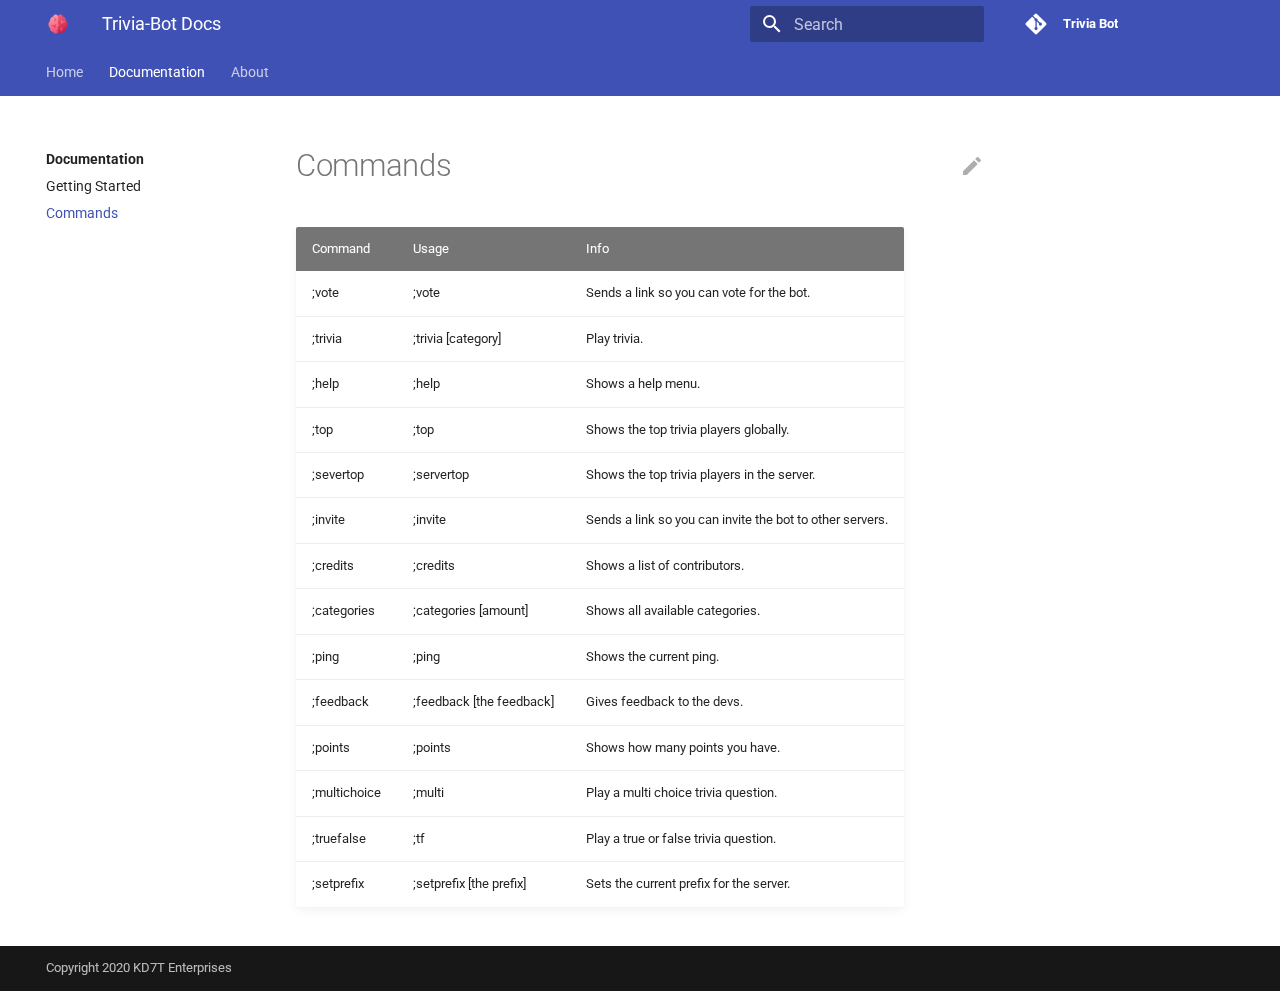
<file: commands/index.html>
<!doctype html>
<html lang="en" class="no-js">
  <head>
    
      <meta charset="utf-8">
      <meta name="viewport" content="width=device-width,initial-scale=1">
      
        <meta name="description" content="A fun and simple trivia bot for your discord servers">
      
      
      
      <link rel="shortcut icon" href="../assets/logo.png">
    
    
      
        <title>Commands - Trivia-Bot Docs</title>
      
    
    
      <link rel="stylesheet" href="../assets/stylesheets/main.545621a7.min.css">
      
        <link rel="stylesheet" href="../assets/stylesheets/palette.36d1b78f.min.css">
      
      
    
    
    
      
        <link href="https://fonts.gstatic.com" rel="preconnect" crossorigin>
        <link rel="stylesheet" href="https://fonts.googleapis.com/css?family=Roboto:300,400,400i,700%7CRoboto+Mono&display=fallback">
        <style>body,input{font-family:"Roboto",-apple-system,BlinkMacSystemFont,Helvetica,Arial,sans-serif}code,kbd,pre{font-family:"Roboto Mono",SFMono-Regular,Consolas,Menlo,monospace}</style>
      
    
    
    
    
      
    
    
  </head>
  
  
    
    
    
    <body dir="ltr" data-md-color-scheme="preference" data-md-color-primary="" data-md-color-accent="">
  
    
      <script>matchMedia("(prefers-color-scheme: dark)").matches&&document.body.setAttribute("data-md-color-scheme","slate")</script>
    
    <input class="md-toggle" data-md-toggle="drawer" type="checkbox" id="__drawer" autocomplete="off">
    <input class="md-toggle" data-md-toggle="search" type="checkbox" id="__search" autocomplete="off">
    <label class="md-overlay" for="__drawer"></label>
    <div data-md-component="skip">
      
        
        <a href="#commands" class="md-skip">
          Skip to content
        </a>
      
    </div>
    <div data-md-component="announce">
      
    </div>
    
      <header class="md-header" data-md-component="header">
  <nav class="md-header-nav md-grid" aria-label="Header">
    <a href=".." title="Trivia-Bot Docs" class="md-header-nav__button md-logo" aria-label="Trivia-Bot Docs">
      
  <img src="../assets/logo.png" alt="logo">

    </a>
    <label class="md-header-nav__button md-icon" for="__drawer">
      <svg xmlns="http://www.w3.org/2000/svg" viewBox="0 0 24 24"><path d="M3 6h18v2H3V6m0 5h18v2H3v-2m0 5h18v2H3v-2z"/></svg>
    </label>
    <div class="md-header-nav__title" data-md-component="header-title">
      
        <div class="md-header-nav__ellipsis">
          <span class="md-header-nav__topic md-ellipsis">
            Trivia-Bot Docs
          </span>
          <span class="md-header-nav__topic md-ellipsis">
            
              Commands
            
          </span>
        </div>
      
    </div>
    
      <label class="md-header-nav__button md-icon" for="__search">
        <svg xmlns="http://www.w3.org/2000/svg" viewBox="0 0 24 24"><path d="M9.5 3A6.5 6.5 0 0116 9.5c0 1.61-.59 3.09-1.56 4.23l.27.27h.79l5 5-1.5 1.5-5-5v-.79l-.27-.27A6.516 6.516 0 019.5 16 6.5 6.5 0 013 9.5 6.5 6.5 0 019.5 3m0 2C7 5 5 7 5 9.5S7 14 9.5 14 14 12 14 9.5 12 5 9.5 5z"/></svg>
      </label>
      
<div class="md-search" data-md-component="search" role="dialog">
  <label class="md-search__overlay" for="__search"></label>
  <div class="md-search__inner" role="search">
    <form class="md-search__form" name="search">
      <input type="text" class="md-search__input" name="query" aria-label="Search" placeholder="Search" autocapitalize="off" autocorrect="off" autocomplete="off" spellcheck="false" data-md-component="search-query" data-md-state="active">
      <label class="md-search__icon md-icon" for="__search">
        <svg xmlns="http://www.w3.org/2000/svg" viewBox="0 0 24 24"><path d="M9.5 3A6.5 6.5 0 0116 9.5c0 1.61-.59 3.09-1.56 4.23l.27.27h.79l5 5-1.5 1.5-5-5v-.79l-.27-.27A6.516 6.516 0 019.5 16 6.5 6.5 0 013 9.5 6.5 6.5 0 019.5 3m0 2C7 5 5 7 5 9.5S7 14 9.5 14 14 12 14 9.5 12 5 9.5 5z"/></svg>
        <svg xmlns="http://www.w3.org/2000/svg" viewBox="0 0 24 24"><path d="M20 11v2H8l5.5 5.5-1.42 1.42L4.16 12l7.92-7.92L13.5 5.5 8 11h12z"/></svg>
      </label>
      <button type="reset" class="md-search__icon md-icon" aria-label="Clear" data-md-component="search-reset" tabindex="-1">
        <svg xmlns="http://www.w3.org/2000/svg" viewBox="0 0 24 24"><path d="M19 6.41L17.59 5 12 10.59 6.41 5 5 6.41 10.59 12 5 17.59 6.41 19 12 13.41 17.59 19 19 17.59 13.41 12 19 6.41z"/></svg>
      </button>
    </form>
    <div class="md-search__output">
      <div class="md-search__scrollwrap" data-md-scrollfix>
        <div class="md-search-result" data-md-component="search-result">
          <div class="md-search-result__meta">
            Initializing search
          </div>
          <ol class="md-search-result__list"></ol>
        </div>
      </div>
    </div>
  </div>
</div>
    
    
      <div class="md-header-nav__source">
        
<a href="https://github.com/gubareve/trivia-bot/" title="Go to repository" class="md-source">
  <div class="md-source__icon md-icon">
    
    <svg xmlns="http://www.w3.org/2000/svg" viewBox="0 0 448 512"><path d="M439.55 236.05L244 40.45a28.87 28.87 0 00-40.81 0l-40.66 40.63 51.52 51.52c27.06-9.14 52.68 16.77 43.39 43.68l49.66 49.66c34.23-11.8 61.18 31 35.47 56.69-26.49 26.49-70.21-2.87-56-37.34L240.22 199v121.85c25.3 12.54 22.26 41.85 9.08 55a34.34 34.34 0 01-48.55 0c-17.57-17.6-11.07-46.91 11.25-56v-123c-20.8-8.51-24.6-30.74-18.64-45L142.57 101 8.45 235.14a28.86 28.86 0 000 40.81l195.61 195.6a28.86 28.86 0 0040.8 0l194.69-194.69a28.86 28.86 0 000-40.81z"/></svg>
  </div>
  <div class="md-source__repository">
    Trivia Bot
  </div>
</a>
      </div>
    
  </nav>
</header>
    
    <div class="md-container" data-md-component="container">
      
        
      
      
        
          

  

<nav class="md-tabs md-tabs--active" aria-label="Tabs" data-md-component="tabs">
  <div class="md-tabs__inner md-grid">
    <ul class="md-tabs__list">
      
        
  <li class="md-tabs__item">
    
      <a href=".." class="md-tabs__link">
        Home
      </a>
    
  </li>

      
        
  
  
    <li class="md-tabs__item">
      
        <a href="../getting-started/" class="md-tabs__link md-tabs__link--active">
          Documentation
        </a>
      
    </li>
  

      
        
  
  
    <li class="md-tabs__item">
      
        <a href="../contributors/" class="md-tabs__link">
          About
        </a>
      
    </li>
  

      
    </ul>
  </div>
</nav>
        
      
      <main class="md-main" data-md-component="main">
        <div class="md-main__inner md-grid">
          
            
              <div class="md-sidebar md-sidebar--primary" data-md-component="navigation">
                <div class="md-sidebar__scrollwrap">
                  <div class="md-sidebar__inner">
                    <nav class="md-nav md-nav--primary" aria-label="Navigation" data-md-level="0">
  <label class="md-nav__title" for="__drawer">
    <a href=".." title="Trivia-Bot Docs" class="md-nav__button md-logo" aria-label="Trivia-Bot Docs">
      
  <img src="../assets/logo.png" alt="logo">

    </a>
    Trivia-Bot Docs
  </label>
  
    <div class="md-nav__source">
      
<a href="https://github.com/gubareve/trivia-bot/" title="Go to repository" class="md-source">
  <div class="md-source__icon md-icon">
    
    <svg xmlns="http://www.w3.org/2000/svg" viewBox="0 0 448 512"><path d="M439.55 236.05L244 40.45a28.87 28.87 0 00-40.81 0l-40.66 40.63 51.52 51.52c27.06-9.14 52.68 16.77 43.39 43.68l49.66 49.66c34.23-11.8 61.18 31 35.47 56.69-26.49 26.49-70.21-2.87-56-37.34L240.22 199v121.85c25.3 12.54 22.26 41.85 9.08 55a34.34 34.34 0 01-48.55 0c-17.57-17.6-11.07-46.91 11.25-56v-123c-20.8-8.51-24.6-30.74-18.64-45L142.57 101 8.45 235.14a28.86 28.86 0 000 40.81l195.61 195.6a28.86 28.86 0 0040.8 0l194.69-194.69a28.86 28.86 0 000-40.81z"/></svg>
  </div>
  <div class="md-source__repository">
    Trivia Bot
  </div>
</a>
    </div>
  
  <ul class="md-nav__list" data-md-scrollfix>
    
      
      
      


  <li class="md-nav__item">
    <a href=".." title="Home" class="md-nav__link">
      Home
    </a>
  </li>

    
      
      
      

  


  <li class="md-nav__item md-nav__item--active md-nav__item--nested">
    
      <input class="md-nav__toggle md-toggle" data-md-toggle="nav-2" type="checkbox" id="nav-2" checked>
    
    <label class="md-nav__link" for="nav-2">
      Documentation
      <span class="md-nav__icon md-icon">
        <svg xmlns="http://www.w3.org/2000/svg" viewBox="0 0 24 24"><path d="M8.59 16.58L13.17 12 8.59 7.41 10 6l6 6-6 6-1.41-1.42z"/></svg>
      </span>
    </label>
    <nav class="md-nav" aria-label="Documentation" data-md-level="1">
      <label class="md-nav__title" for="nav-2">
        <span class="md-nav__icon md-icon">
          <svg xmlns="http://www.w3.org/2000/svg" viewBox="0 0 24 24"><path d="M20 11v2H8l5.5 5.5-1.42 1.42L4.16 12l7.92-7.92L13.5 5.5 8 11h12z"/></svg>
        </span>
        Documentation
      </label>
      <ul class="md-nav__list" data-md-scrollfix>
        
        
          
          
          


  <li class="md-nav__item">
    <a href="../getting-started/" title="Getting Started" class="md-nav__link">
      Getting Started
    </a>
  </li>

        
          
          
          

  


  <li class="md-nav__item md-nav__item--active">
    
    <input class="md-nav__toggle md-toggle" data-md-toggle="toc" type="checkbox" id="__toc">
    
      
    
    
    <a href="./" title="Commands" class="md-nav__link md-nav__link--active">
      Commands
    </a>
    
  </li>

        
      </ul>
    </nav>
  </li>

    
      
      
      


  <li class="md-nav__item md-nav__item--nested">
    
      <input class="md-nav__toggle md-toggle" data-md-toggle="nav-3" type="checkbox" id="nav-3">
    
    <label class="md-nav__link" for="nav-3">
      About
      <span class="md-nav__icon md-icon">
        <svg xmlns="http://www.w3.org/2000/svg" viewBox="0 0 24 24"><path d="M8.59 16.58L13.17 12 8.59 7.41 10 6l6 6-6 6-1.41-1.42z"/></svg>
      </span>
    </label>
    <nav class="md-nav" aria-label="About" data-md-level="1">
      <label class="md-nav__title" for="nav-3">
        <span class="md-nav__icon md-icon">
          <svg xmlns="http://www.w3.org/2000/svg" viewBox="0 0 24 24"><path d="M20 11v2H8l5.5 5.5-1.42 1.42L4.16 12l7.92-7.92L13.5 5.5 8 11h12z"/></svg>
        </span>
        About
      </label>
      <ul class="md-nav__list" data-md-scrollfix>
        
        
          
          
          


  <li class="md-nav__item">
    <a href="../contributors/" title="Contributors" class="md-nav__link">
      Contributors
    </a>
  </li>

        
          
          
          


  <li class="md-nav__item">
    <a href="../contributing/" title="Contributing" class="md-nav__link">
      Contributing
    </a>
  </li>

        
          
          
          


  <li class="md-nav__item">
    <a href="../self-hosting/" title="Self hosting" class="md-nav__link">
      Self hosting
    </a>
  </li>

        
          
          
          


  <li class="md-nav__item">
    <a href="../LICENSE/" title="License" class="md-nav__link">
      License
    </a>
  </li>

        
          
          
          


  <li class="md-nav__item">
    <a href="../privacy/" title="Privacy Policy" class="md-nav__link">
      Privacy Policy
    </a>
  </li>

        
      </ul>
    </nav>
  </li>

    
  </ul>
</nav>
                  </div>
                </div>
              </div>
            
            
              <div class="md-sidebar md-sidebar--secondary" data-md-component="toc">
                <div class="md-sidebar__scrollwrap">
                  <div class="md-sidebar__inner">
                    
<nav class="md-nav md-nav--secondary" aria-label="Table of contents">
  
  
    
  
  
</nav>
                  </div>
                </div>
              </div>
            
          
          <div class="md-content">
            <article class="md-content__inner md-typeset">
              
                
                  <a href="https://github.com/gubareve/trivia-bot/edit/master/docs/commands.md" title="Edit this page" class="md-content__button md-icon">
                    <svg xmlns="http://www.w3.org/2000/svg" viewBox="0 0 24 24"><path d="M20.71 7.04c.39-.39.39-1.04 0-1.41l-2.34-2.34c-.37-.39-1.02-.39-1.41 0l-1.84 1.83 3.75 3.75M3 17.25V21h3.75L17.81 9.93l-3.75-3.75L3 17.25z"/></svg>
                  </a>
                
                
                  
                
                
                <h1 id="commands">Commands</h1>
<table>
<thead>
<tr>
<th>Command</th>
<th>Usage</th>
<th>Info</th>
</tr>
</thead>
<tbody>
<tr>
<td>;vote</td>
<td>;vote</td>
<td>Sends a link so you can vote for the bot.</td>
</tr>
<tr>
<td>;trivia</td>
<td>;trivia [category]</td>
<td>Play trivia.</td>
</tr>
<tr>
<td>;help</td>
<td>;help</td>
<td>Shows a help menu.</td>
</tr>
<tr>
<td>;top</td>
<td>;top</td>
<td>Shows the top trivia players globally.</td>
</tr>
<tr>
<td>;severtop</td>
<td>;servertop</td>
<td>Shows the top trivia players in the server.</td>
</tr>
<tr>
<td>;invite</td>
<td>;invite</td>
<td>Sends a link so you can invite the bot to other servers.</td>
</tr>
<tr>
<td>;credits</td>
<td>;credits</td>
<td>Shows a list of contributors.</td>
</tr>
<tr>
<td>;categories</td>
<td>;categories [amount]</td>
<td>Shows all available categories.</td>
</tr>
<tr>
<td>;ping</td>
<td>;ping</td>
<td>Shows the current ping.</td>
</tr>
<tr>
<td>;feedback</td>
<td>;feedback [the feedback]</td>
<td>Gives feedback to the devs.</td>
</tr>
<tr>
<td>;points</td>
<td>;points</td>
<td>Shows how many points you have.</td>
</tr>
<tr>
<td>;multichoice</td>
<td>;multi</td>
<td>Play a multi choice trivia question.</td>
</tr>
<tr>
<td>;truefalse</td>
<td>;tf</td>
<td>Play a true or false trivia question.</td>
</tr>
<tr>
<td>;setprefix</td>
<td>;setprefix [the prefix]</td>
<td>Sets the current prefix for the server.</td>
</tr>
</tbody>
</table>
                
              
              
                


              
            </article>
          </div>
        </div>
      </main>
      
        
<footer class="md-footer">
  
  <div class="md-footer-meta md-typeset">
    <div class="md-footer-meta__inner md-grid">
      <div class="md-footer-copyright">
        
          <div class="md-footer-copyright__highlight">
            Copyright 2020 KD7T Enterprises
          </div>
        
      </div>
      
    </div>
  </div>
</footer>
      
    </div>
    
      <script src="../assets/javascripts/vendor.de50e36d.min.js"></script>
      <script src="../assets/javascripts/bundle.38f5c9b5.min.js"></script><script id="__lang" type="application/json">{"clipboard.copy": "Copy to clipboard", "clipboard.copied": "Copied to clipboard", "search.config.lang": "en", "search.config.pipeline": "trimmer, stopWordFilter", "search.config.separator": "[\\s\\-]+", "search.result.placeholder": "Type to start searching", "search.result.none": "No matching documents", "search.result.one": "1 matching document", "search.result.other": "# matching documents"}</script>
      
      <script>
        app = initialize({
          base: "..",
          features: ["tabs"],
          search: Object.assign({
            worker: "../assets/javascripts/worker/search.9b3611bd.min.js"
          }, typeof search !== "undefined" && search)
        })
      </script>
      
    
  </body>
</html>
</file>
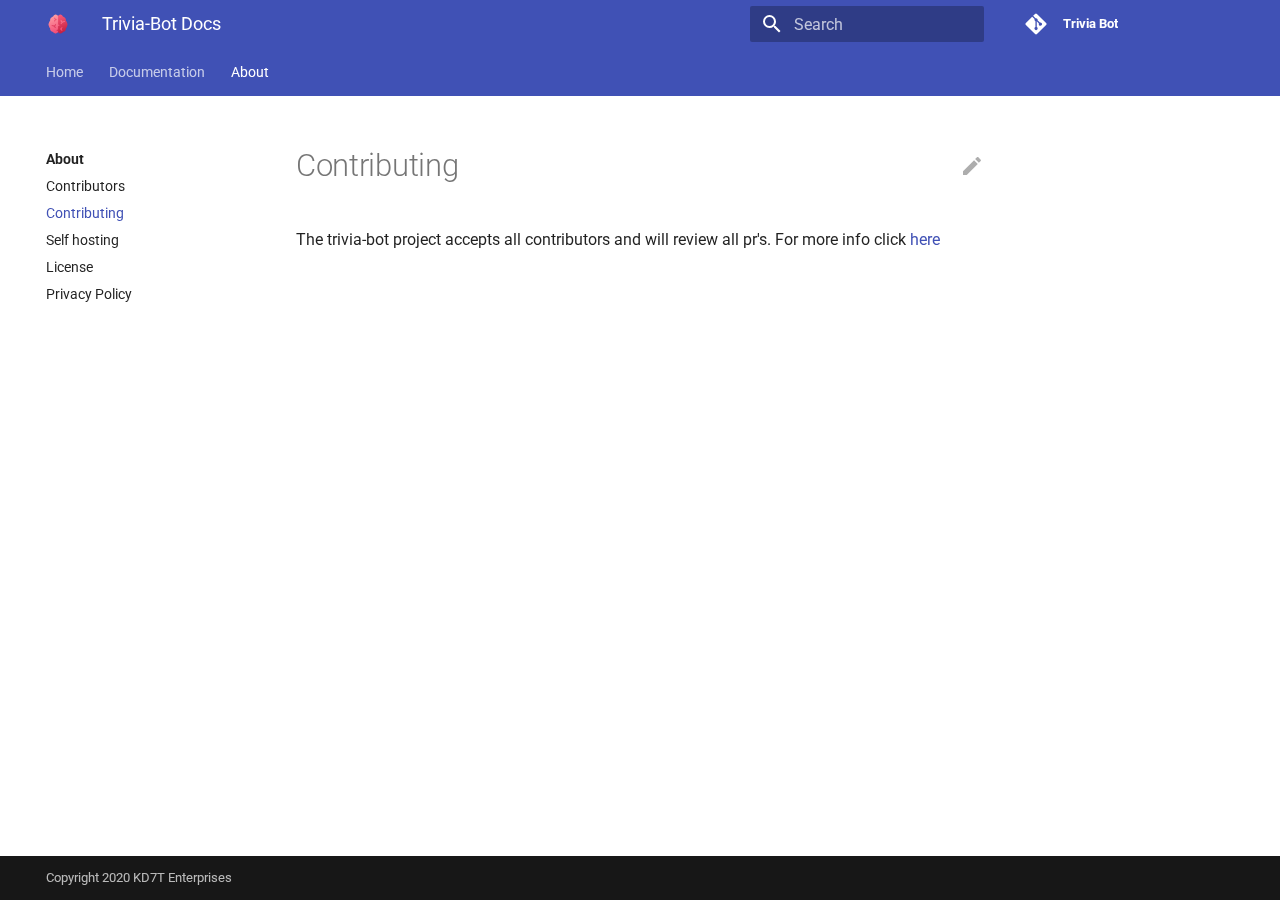
<file: contributing/index.html>
<!doctype html>
<html lang="en" class="no-js">
  <head>
    
      <meta charset="utf-8">
      <meta name="viewport" content="width=device-width,initial-scale=1">
      
        <meta name="description" content="A fun and simple trivia bot for your discord servers">
      
      
      
      <link rel="shortcut icon" href="../assets/logo.png">
    
    
      
        <title>Contributing - Trivia-Bot Docs</title>
      
    
    
      <link rel="stylesheet" href="../assets/stylesheets/main.545621a7.min.css">
      
        <link rel="stylesheet" href="../assets/stylesheets/palette.36d1b78f.min.css">
      
      
    
    
    
      
        <link href="https://fonts.gstatic.com" rel="preconnect" crossorigin>
        <link rel="stylesheet" href="https://fonts.googleapis.com/css?family=Roboto:300,400,400i,700%7CRoboto+Mono&display=fallback">
        <style>body,input{font-family:"Roboto",-apple-system,BlinkMacSystemFont,Helvetica,Arial,sans-serif}code,kbd,pre{font-family:"Roboto Mono",SFMono-Regular,Consolas,Menlo,monospace}</style>
      
    
    
    
    
      
    
    
  </head>
  
  
    
    
    
    <body dir="ltr" data-md-color-scheme="preference" data-md-color-primary="" data-md-color-accent="">
  
    
      <script>matchMedia("(prefers-color-scheme: dark)").matches&&document.body.setAttribute("data-md-color-scheme","slate")</script>
    
    <input class="md-toggle" data-md-toggle="drawer" type="checkbox" id="__drawer" autocomplete="off">
    <input class="md-toggle" data-md-toggle="search" type="checkbox" id="__search" autocomplete="off">
    <label class="md-overlay" for="__drawer"></label>
    <div data-md-component="skip">
      
        
        <a href="#contributing" class="md-skip">
          Skip to content
        </a>
      
    </div>
    <div data-md-component="announce">
      
    </div>
    
      <header class="md-header" data-md-component="header">
  <nav class="md-header-nav md-grid" aria-label="Header">
    <a href=".." title="Trivia-Bot Docs" class="md-header-nav__button md-logo" aria-label="Trivia-Bot Docs">
      
  <img src="../assets/logo.png" alt="logo">

    </a>
    <label class="md-header-nav__button md-icon" for="__drawer">
      <svg xmlns="http://www.w3.org/2000/svg" viewBox="0 0 24 24"><path d="M3 6h18v2H3V6m0 5h18v2H3v-2m0 5h18v2H3v-2z"/></svg>
    </label>
    <div class="md-header-nav__title" data-md-component="header-title">
      
        <div class="md-header-nav__ellipsis">
          <span class="md-header-nav__topic md-ellipsis">
            Trivia-Bot Docs
          </span>
          <span class="md-header-nav__topic md-ellipsis">
            
              Contributing
            
          </span>
        </div>
      
    </div>
    
      <label class="md-header-nav__button md-icon" for="__search">
        <svg xmlns="http://www.w3.org/2000/svg" viewBox="0 0 24 24"><path d="M9.5 3A6.5 6.5 0 0116 9.5c0 1.61-.59 3.09-1.56 4.23l.27.27h.79l5 5-1.5 1.5-5-5v-.79l-.27-.27A6.516 6.516 0 019.5 16 6.5 6.5 0 013 9.5 6.5 6.5 0 019.5 3m0 2C7 5 5 7 5 9.5S7 14 9.5 14 14 12 14 9.5 12 5 9.5 5z"/></svg>
      </label>
      
<div class="md-search" data-md-component="search" role="dialog">
  <label class="md-search__overlay" for="__search"></label>
  <div class="md-search__inner" role="search">
    <form class="md-search__form" name="search">
      <input type="text" class="md-search__input" name="query" aria-label="Search" placeholder="Search" autocapitalize="off" autocorrect="off" autocomplete="off" spellcheck="false" data-md-component="search-query" data-md-state="active">
      <label class="md-search__icon md-icon" for="__search">
        <svg xmlns="http://www.w3.org/2000/svg" viewBox="0 0 24 24"><path d="M9.5 3A6.5 6.5 0 0116 9.5c0 1.61-.59 3.09-1.56 4.23l.27.27h.79l5 5-1.5 1.5-5-5v-.79l-.27-.27A6.516 6.516 0 019.5 16 6.5 6.5 0 013 9.5 6.5 6.5 0 019.5 3m0 2C7 5 5 7 5 9.5S7 14 9.5 14 14 12 14 9.5 12 5 9.5 5z"/></svg>
        <svg xmlns="http://www.w3.org/2000/svg" viewBox="0 0 24 24"><path d="M20 11v2H8l5.5 5.5-1.42 1.42L4.16 12l7.92-7.92L13.5 5.5 8 11h12z"/></svg>
      </label>
      <button type="reset" class="md-search__icon md-icon" aria-label="Clear" data-md-component="search-reset" tabindex="-1">
        <svg xmlns="http://www.w3.org/2000/svg" viewBox="0 0 24 24"><path d="M19 6.41L17.59 5 12 10.59 6.41 5 5 6.41 10.59 12 5 17.59 6.41 19 12 13.41 17.59 19 19 17.59 13.41 12 19 6.41z"/></svg>
      </button>
    </form>
    <div class="md-search__output">
      <div class="md-search__scrollwrap" data-md-scrollfix>
        <div class="md-search-result" data-md-component="search-result">
          <div class="md-search-result__meta">
            Initializing search
          </div>
          <ol class="md-search-result__list"></ol>
        </div>
      </div>
    </div>
  </div>
</div>
    
    
      <div class="md-header-nav__source">
        
<a href="https://github.com/gubareve/trivia-bot/" title="Go to repository" class="md-source">
  <div class="md-source__icon md-icon">
    
    <svg xmlns="http://www.w3.org/2000/svg" viewBox="0 0 448 512"><path d="M439.55 236.05L244 40.45a28.87 28.87 0 00-40.81 0l-40.66 40.63 51.52 51.52c27.06-9.14 52.68 16.77 43.39 43.68l49.66 49.66c34.23-11.8 61.18 31 35.47 56.69-26.49 26.49-70.21-2.87-56-37.34L240.22 199v121.85c25.3 12.54 22.26 41.85 9.08 55a34.34 34.34 0 01-48.55 0c-17.57-17.6-11.07-46.91 11.25-56v-123c-20.8-8.51-24.6-30.74-18.64-45L142.57 101 8.45 235.14a28.86 28.86 0 000 40.81l195.61 195.6a28.86 28.86 0 0040.8 0l194.69-194.69a28.86 28.86 0 000-40.81z"/></svg>
  </div>
  <div class="md-source__repository">
    Trivia Bot
  </div>
</a>
      </div>
    
  </nav>
</header>
    
    <div class="md-container" data-md-component="container">
      
        
      
      
        
          

  

<nav class="md-tabs md-tabs--active" aria-label="Tabs" data-md-component="tabs">
  <div class="md-tabs__inner md-grid">
    <ul class="md-tabs__list">
      
        
  <li class="md-tabs__item">
    
      <a href=".." class="md-tabs__link">
        Home
      </a>
    
  </li>

      
        
  
  
    <li class="md-tabs__item">
      
        <a href="../getting-started/" class="md-tabs__link">
          Documentation
        </a>
      
    </li>
  

      
        
  
  
    <li class="md-tabs__item">
      
        <a href="../contributors/" class="md-tabs__link md-tabs__link--active">
          About
        </a>
      
    </li>
  

      
    </ul>
  </div>
</nav>
        
      
      <main class="md-main" data-md-component="main">
        <div class="md-main__inner md-grid">
          
            
              <div class="md-sidebar md-sidebar--primary" data-md-component="navigation">
                <div class="md-sidebar__scrollwrap">
                  <div class="md-sidebar__inner">
                    <nav class="md-nav md-nav--primary" aria-label="Navigation" data-md-level="0">
  <label class="md-nav__title" for="__drawer">
    <a href=".." title="Trivia-Bot Docs" class="md-nav__button md-logo" aria-label="Trivia-Bot Docs">
      
  <img src="../assets/logo.png" alt="logo">

    </a>
    Trivia-Bot Docs
  </label>
  
    <div class="md-nav__source">
      
<a href="https://github.com/gubareve/trivia-bot/" title="Go to repository" class="md-source">
  <div class="md-source__icon md-icon">
    
    <svg xmlns="http://www.w3.org/2000/svg" viewBox="0 0 448 512"><path d="M439.55 236.05L244 40.45a28.87 28.87 0 00-40.81 0l-40.66 40.63 51.52 51.52c27.06-9.14 52.68 16.77 43.39 43.68l49.66 49.66c34.23-11.8 61.18 31 35.47 56.69-26.49 26.49-70.21-2.87-56-37.34L240.22 199v121.85c25.3 12.54 22.26 41.85 9.08 55a34.34 34.34 0 01-48.55 0c-17.57-17.6-11.07-46.91 11.25-56v-123c-20.8-8.51-24.6-30.74-18.64-45L142.57 101 8.45 235.14a28.86 28.86 0 000 40.81l195.61 195.6a28.86 28.86 0 0040.8 0l194.69-194.69a28.86 28.86 0 000-40.81z"/></svg>
  </div>
  <div class="md-source__repository">
    Trivia Bot
  </div>
</a>
    </div>
  
  <ul class="md-nav__list" data-md-scrollfix>
    
      
      
      


  <li class="md-nav__item">
    <a href=".." title="Home" class="md-nav__link">
      Home
    </a>
  </li>

    
      
      
      


  <li class="md-nav__item md-nav__item--nested">
    
      <input class="md-nav__toggle md-toggle" data-md-toggle="nav-2" type="checkbox" id="nav-2">
    
    <label class="md-nav__link" for="nav-2">
      Documentation
      <span class="md-nav__icon md-icon">
        <svg xmlns="http://www.w3.org/2000/svg" viewBox="0 0 24 24"><path d="M8.59 16.58L13.17 12 8.59 7.41 10 6l6 6-6 6-1.41-1.42z"/></svg>
      </span>
    </label>
    <nav class="md-nav" aria-label="Documentation" data-md-level="1">
      <label class="md-nav__title" for="nav-2">
        <span class="md-nav__icon md-icon">
          <svg xmlns="http://www.w3.org/2000/svg" viewBox="0 0 24 24"><path d="M20 11v2H8l5.5 5.5-1.42 1.42L4.16 12l7.92-7.92L13.5 5.5 8 11h12z"/></svg>
        </span>
        Documentation
      </label>
      <ul class="md-nav__list" data-md-scrollfix>
        
        
          
          
          


  <li class="md-nav__item">
    <a href="../getting-started/" title="Getting Started" class="md-nav__link">
      Getting Started
    </a>
  </li>

        
          
          
          


  <li class="md-nav__item">
    <a href="../commands/" title="Commands" class="md-nav__link">
      Commands
    </a>
  </li>

        
      </ul>
    </nav>
  </li>

    
      
      
      

  


  <li class="md-nav__item md-nav__item--active md-nav__item--nested">
    
      <input class="md-nav__toggle md-toggle" data-md-toggle="nav-3" type="checkbox" id="nav-3" checked>
    
    <label class="md-nav__link" for="nav-3">
      About
      <span class="md-nav__icon md-icon">
        <svg xmlns="http://www.w3.org/2000/svg" viewBox="0 0 24 24"><path d="M8.59 16.58L13.17 12 8.59 7.41 10 6l6 6-6 6-1.41-1.42z"/></svg>
      </span>
    </label>
    <nav class="md-nav" aria-label="About" data-md-level="1">
      <label class="md-nav__title" for="nav-3">
        <span class="md-nav__icon md-icon">
          <svg xmlns="http://www.w3.org/2000/svg" viewBox="0 0 24 24"><path d="M20 11v2H8l5.5 5.5-1.42 1.42L4.16 12l7.92-7.92L13.5 5.5 8 11h12z"/></svg>
        </span>
        About
      </label>
      <ul class="md-nav__list" data-md-scrollfix>
        
        
          
          
          


  <li class="md-nav__item">
    <a href="../contributors/" title="Contributors" class="md-nav__link">
      Contributors
    </a>
  </li>

        
          
          
          

  


  <li class="md-nav__item md-nav__item--active">
    
    <input class="md-nav__toggle md-toggle" data-md-toggle="toc" type="checkbox" id="__toc">
    
      
    
    
    <a href="./" title="Contributing" class="md-nav__link md-nav__link--active">
      Contributing
    </a>
    
  </li>

        
          
          
          


  <li class="md-nav__item">
    <a href="../self-hosting/" title="Self hosting" class="md-nav__link">
      Self hosting
    </a>
  </li>

        
          
          
          


  <li class="md-nav__item">
    <a href="../LICENSE/" title="License" class="md-nav__link">
      License
    </a>
  </li>

        
          
          
          


  <li class="md-nav__item">
    <a href="../privacy/" title="Privacy Policy" class="md-nav__link">
      Privacy Policy
    </a>
  </li>

        
      </ul>
    </nav>
  </li>

    
  </ul>
</nav>
                  </div>
                </div>
              </div>
            
            
              <div class="md-sidebar md-sidebar--secondary" data-md-component="toc">
                <div class="md-sidebar__scrollwrap">
                  <div class="md-sidebar__inner">
                    
<nav class="md-nav md-nav--secondary" aria-label="Table of contents">
  
  
    
  
  
</nav>
                  </div>
                </div>
              </div>
            
          
          <div class="md-content">
            <article class="md-content__inner md-typeset">
              
                
                  <a href="https://github.com/gubareve/trivia-bot/edit/master/docs/contributing.md" title="Edit this page" class="md-content__button md-icon">
                    <svg xmlns="http://www.w3.org/2000/svg" viewBox="0 0 24 24"><path d="M20.71 7.04c.39-.39.39-1.04 0-1.41l-2.34-2.34c-.37-.39-1.02-.39-1.41 0l-1.84 1.83 3.75 3.75M3 17.25V21h3.75L17.81 9.93l-3.75-3.75L3 17.25z"/></svg>
                  </a>
                
                
                  
                
                
                <h1 id="contributing">Contributing</h1>
<p>The trivia-bot project accepts all contributors and will review all pr's. For more info click <a href="http://makeapullrequest.com/">here</a></p>
                
              
              
                


              
            </article>
          </div>
        </div>
      </main>
      
        
<footer class="md-footer">
  
  <div class="md-footer-meta md-typeset">
    <div class="md-footer-meta__inner md-grid">
      <div class="md-footer-copyright">
        
          <div class="md-footer-copyright__highlight">
            Copyright 2020 KD7T Enterprises
          </div>
        
      </div>
      
    </div>
  </div>
</footer>
      
    </div>
    
      <script src="../assets/javascripts/vendor.de50e36d.min.js"></script>
      <script src="../assets/javascripts/bundle.38f5c9b5.min.js"></script><script id="__lang" type="application/json">{"clipboard.copy": "Copy to clipboard", "clipboard.copied": "Copied to clipboard", "search.config.lang": "en", "search.config.pipeline": "trimmer, stopWordFilter", "search.config.separator": "[\\s\\-]+", "search.result.placeholder": "Type to start searching", "search.result.none": "No matching documents", "search.result.one": "1 matching document", "search.result.other": "# matching documents"}</script>
      
      <script>
        app = initialize({
          base: "..",
          features: ["tabs"],
          search: Object.assign({
            worker: "../assets/javascripts/worker/search.9b3611bd.min.js"
          }, typeof search !== "undefined" && search)
        })
      </script>
      
    
  </body>
</html>
</file>
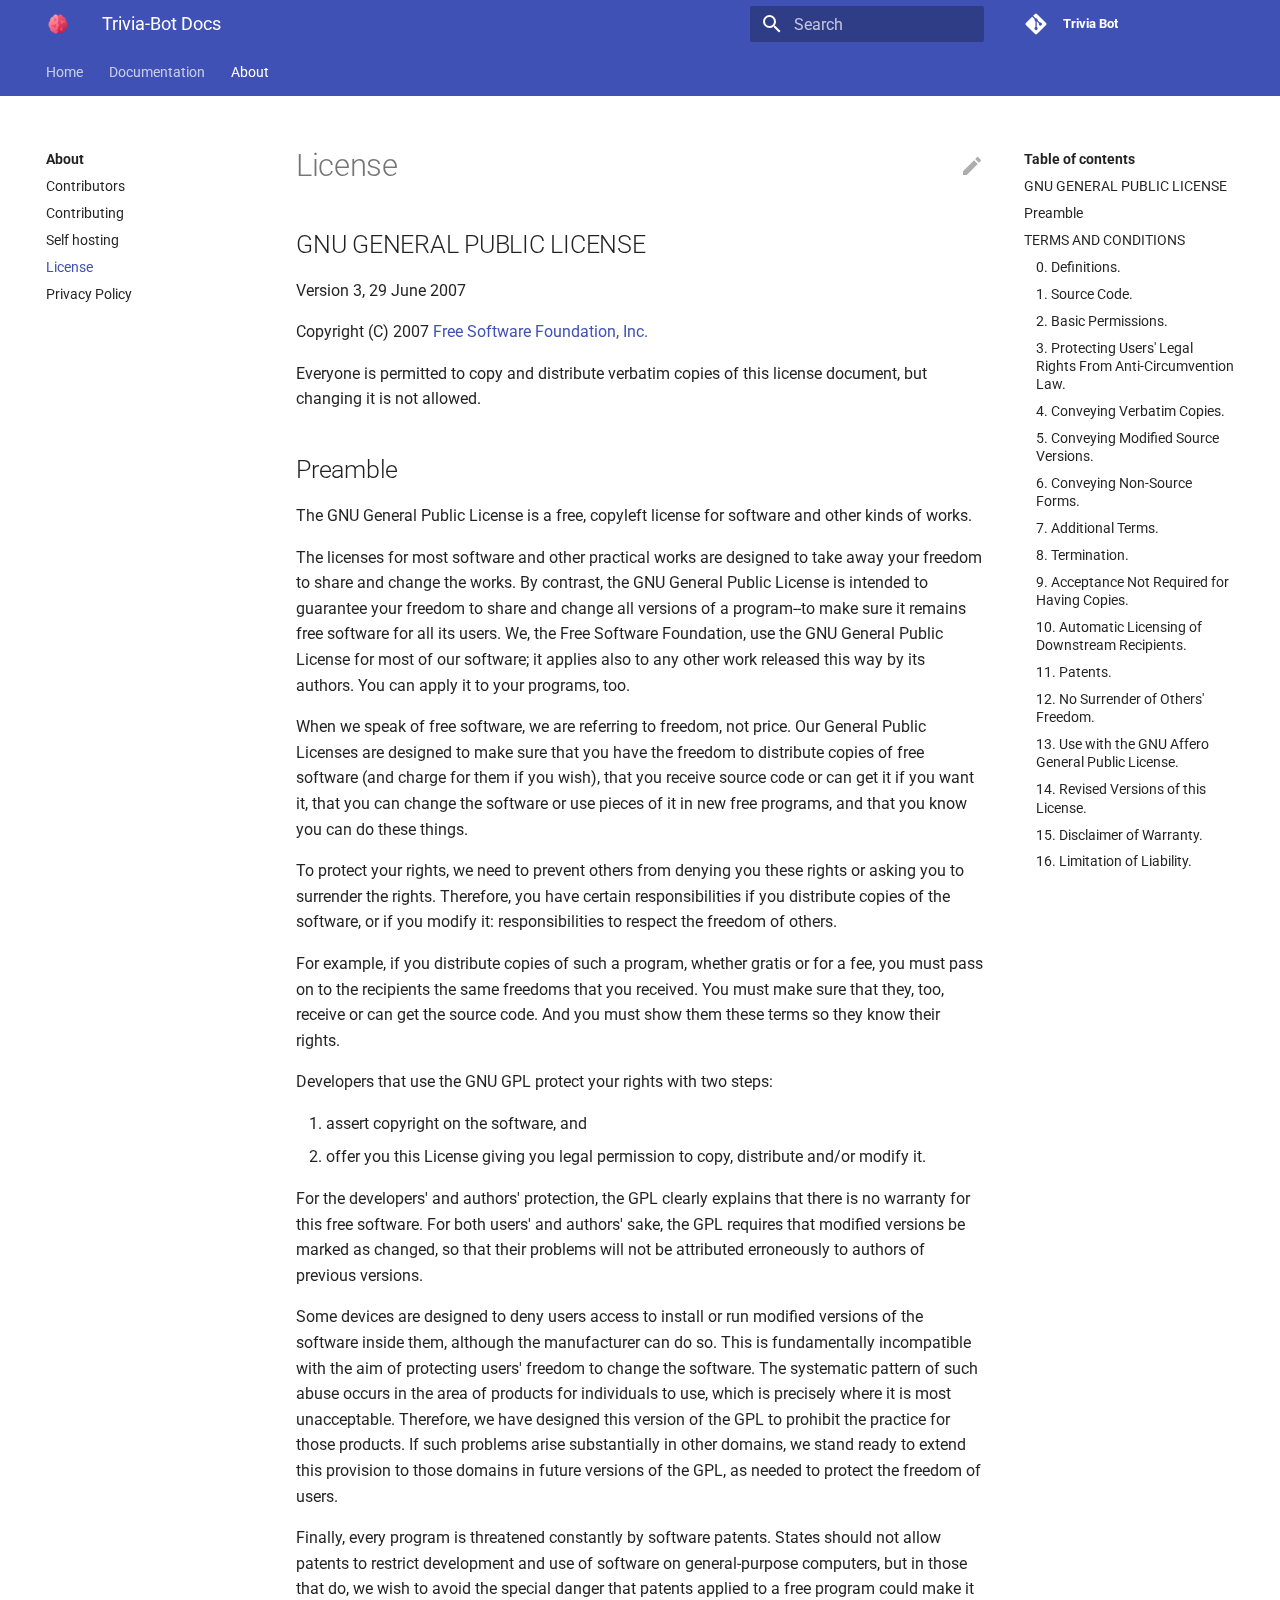
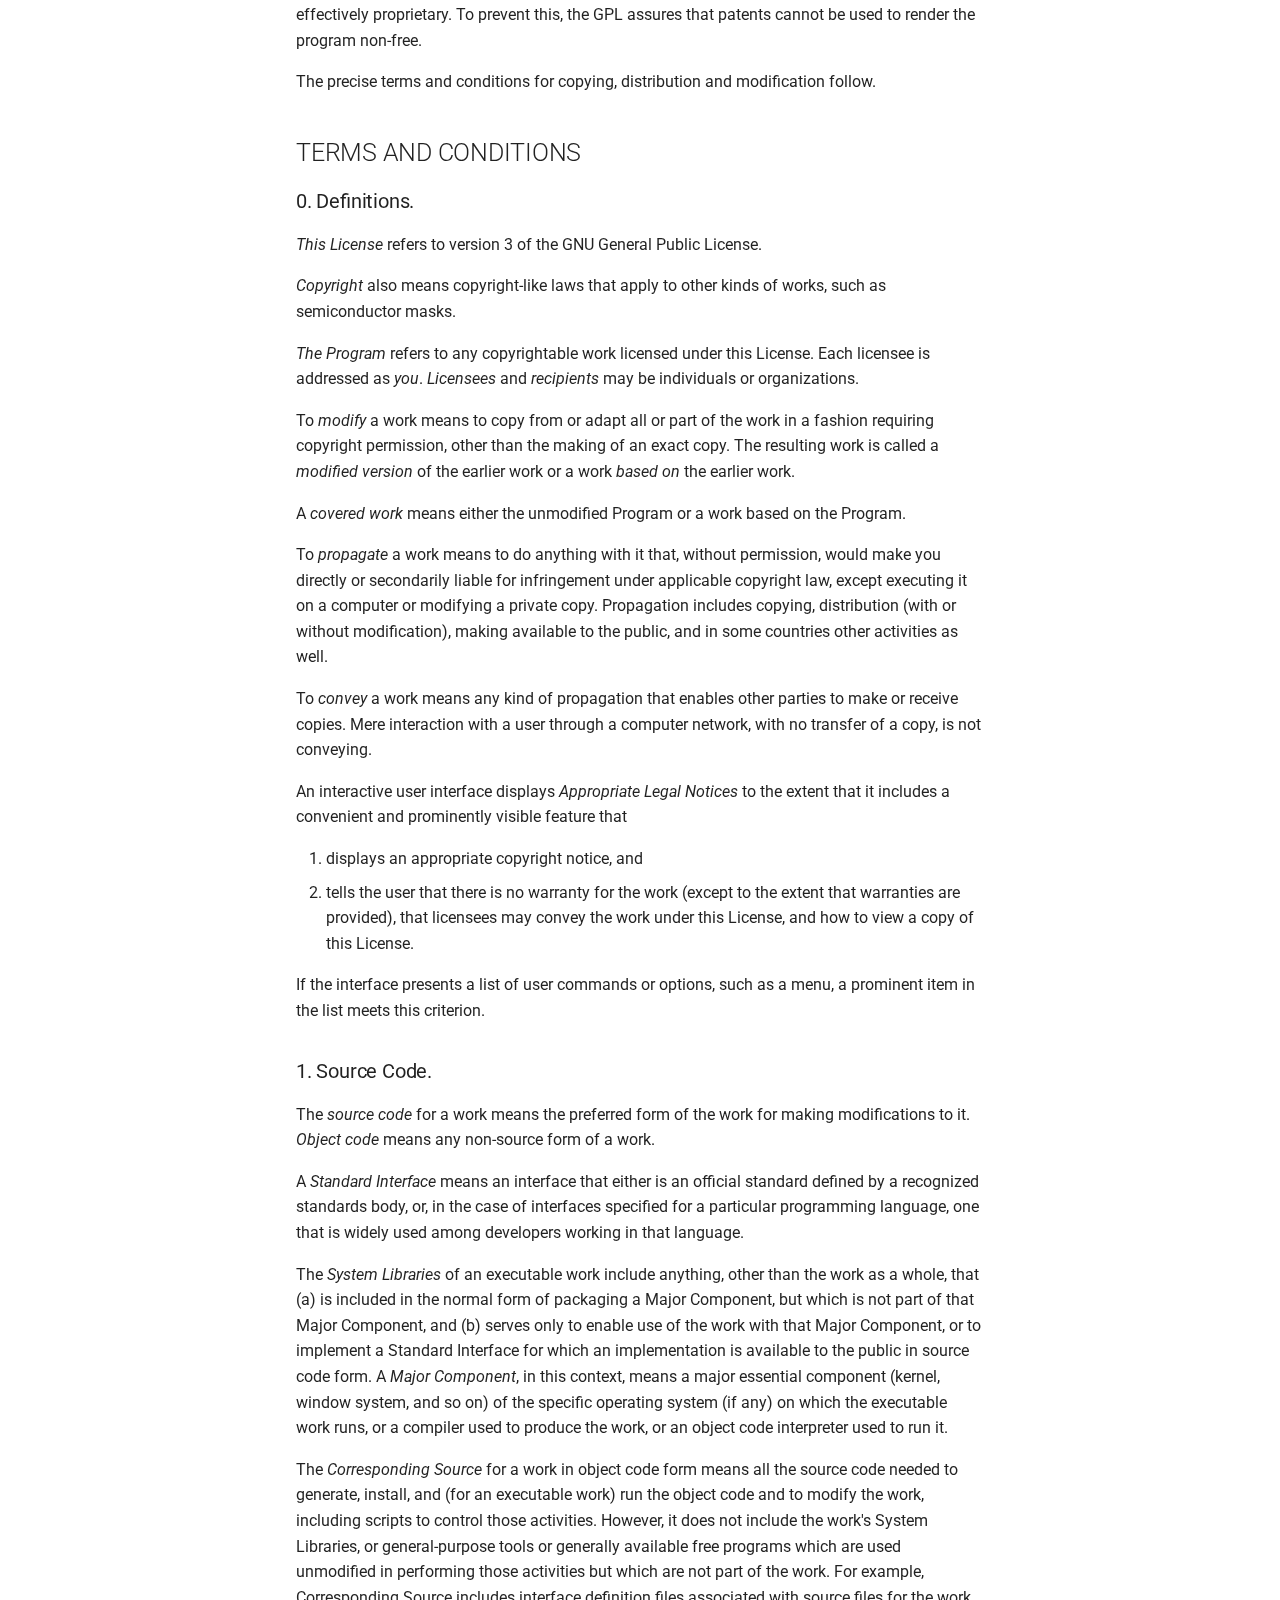
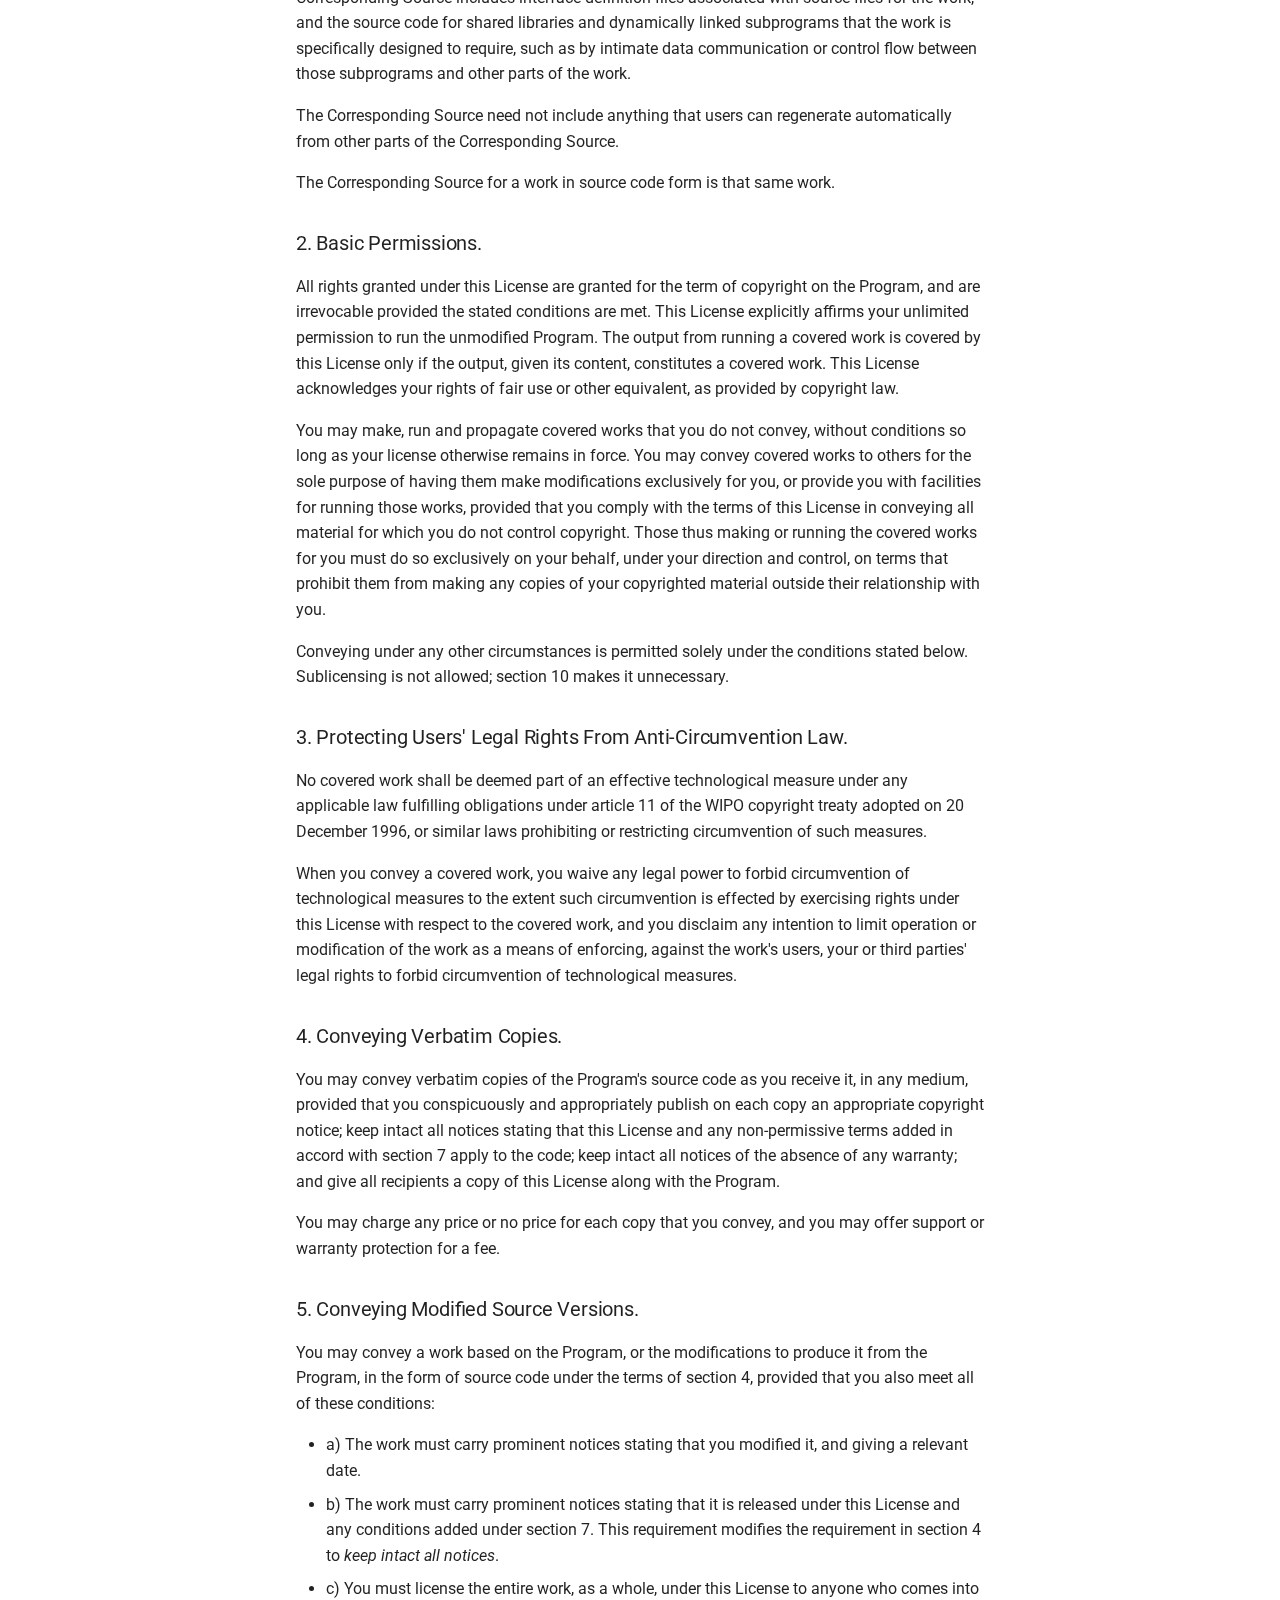
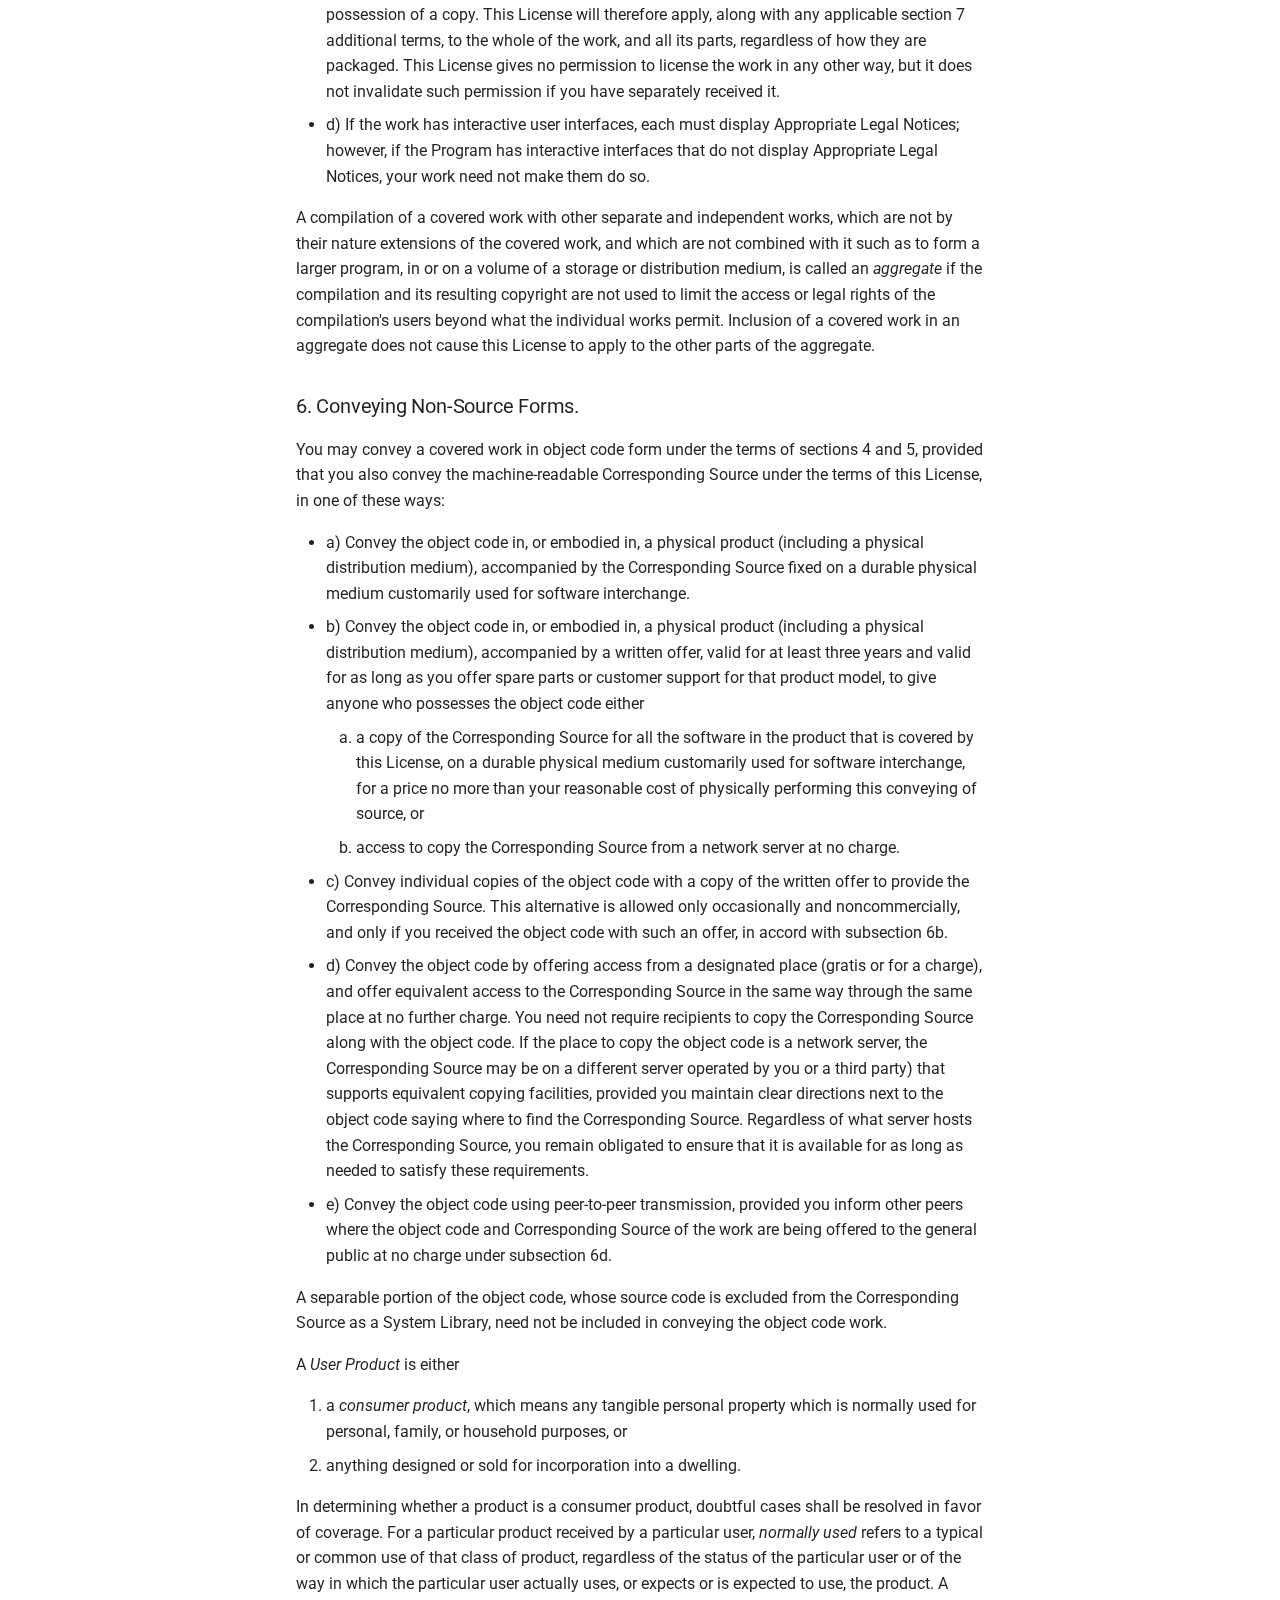
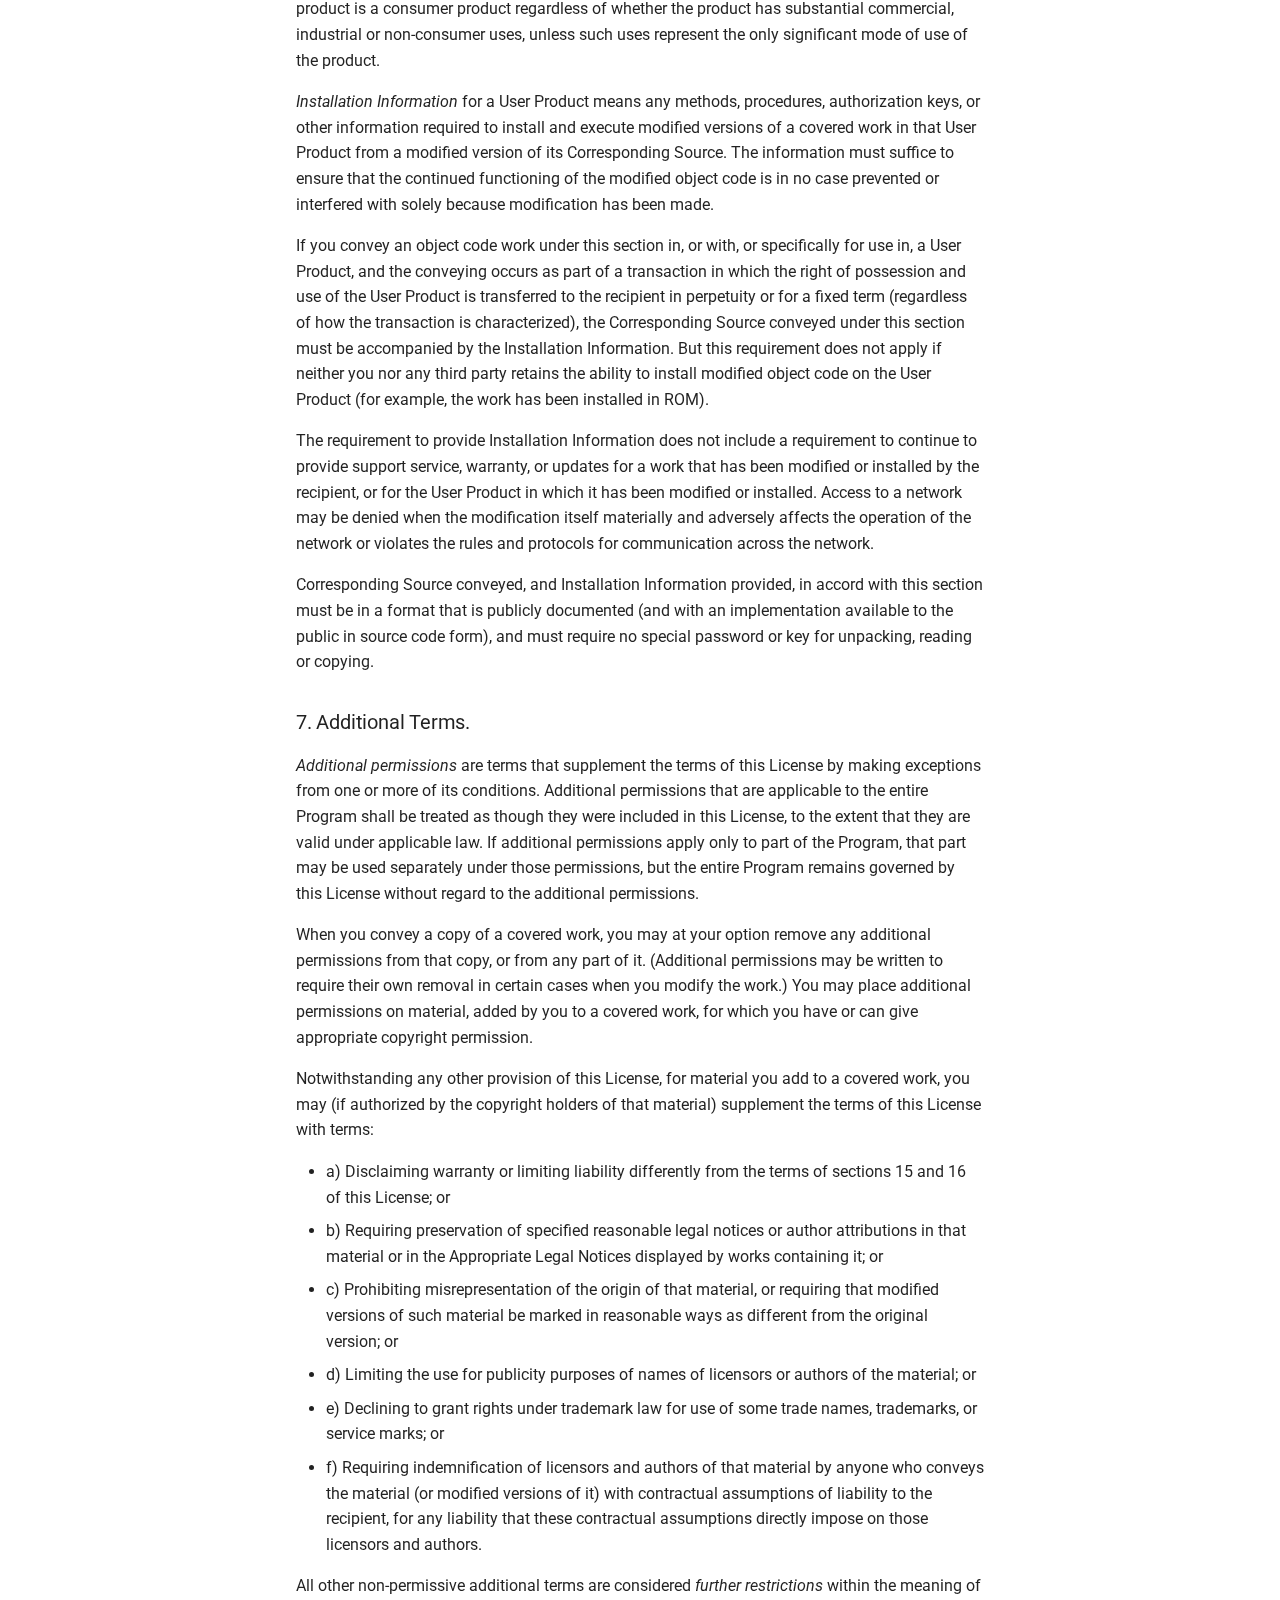
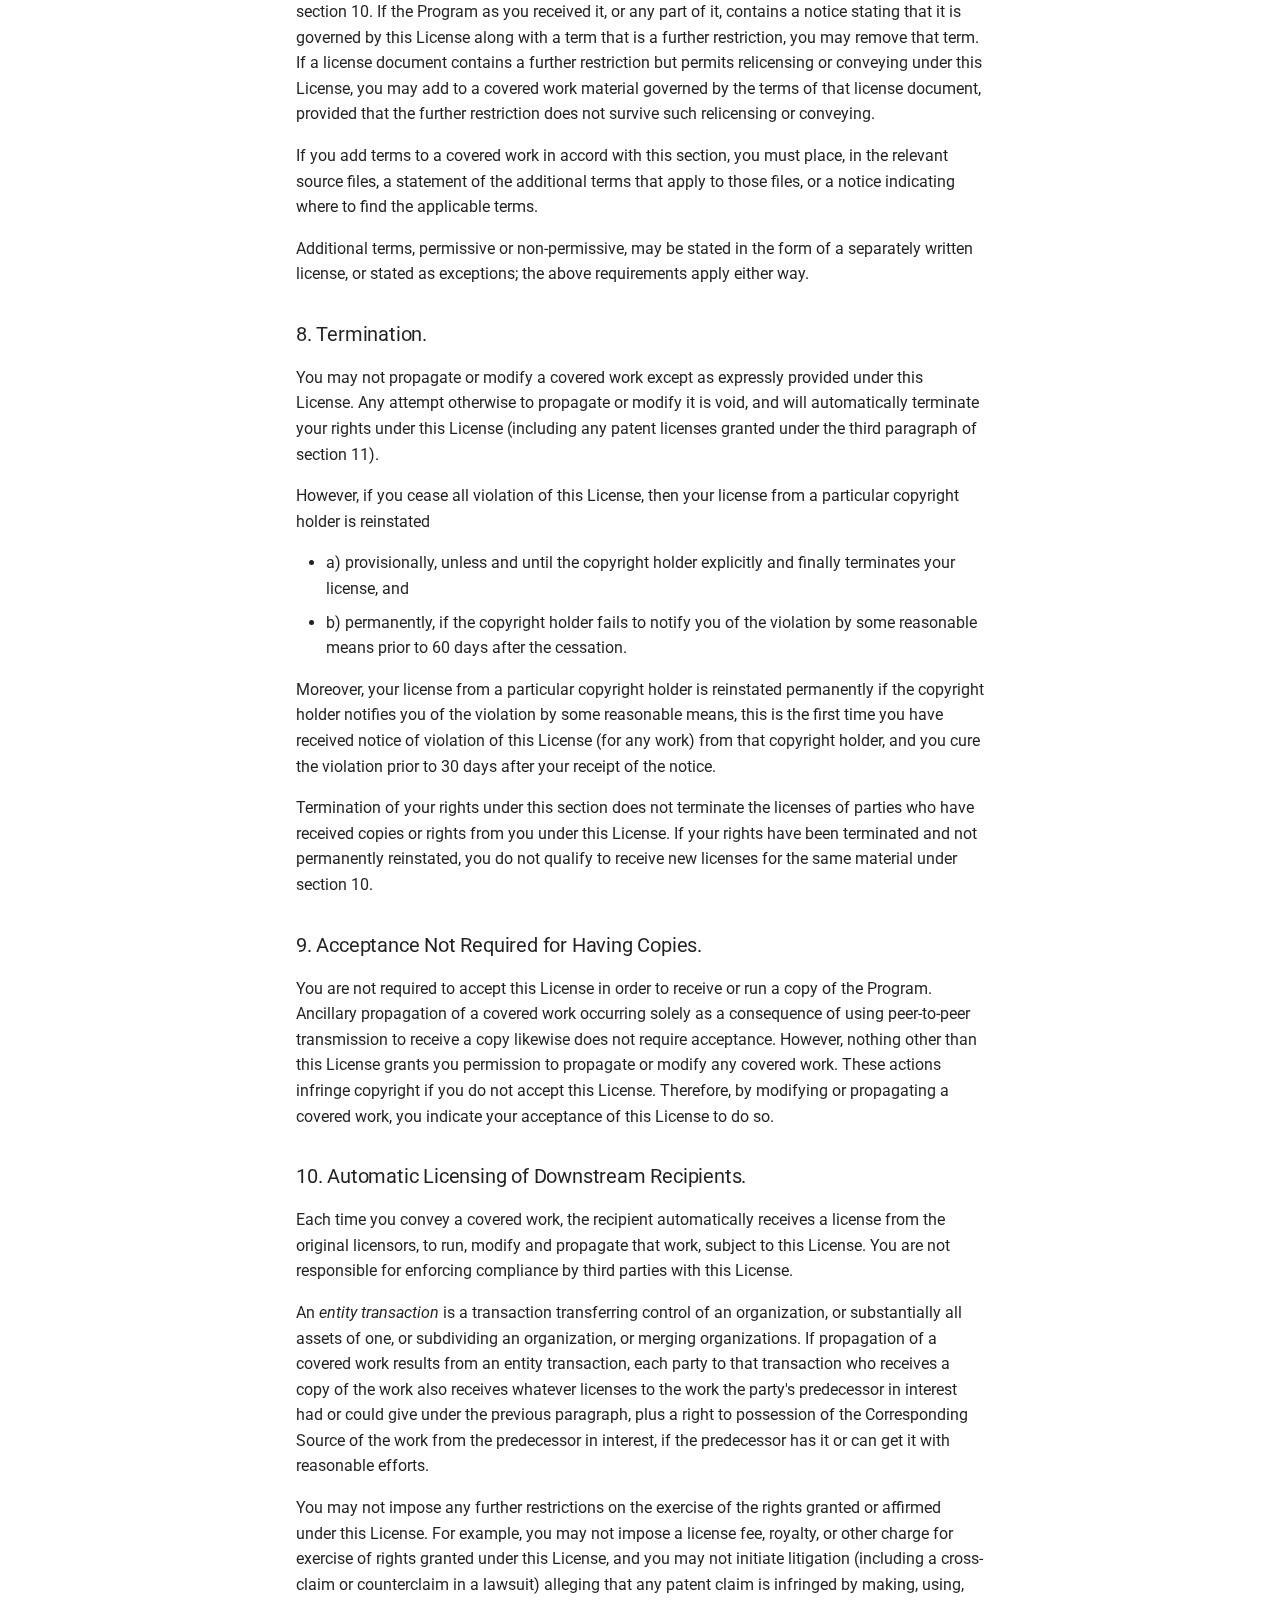
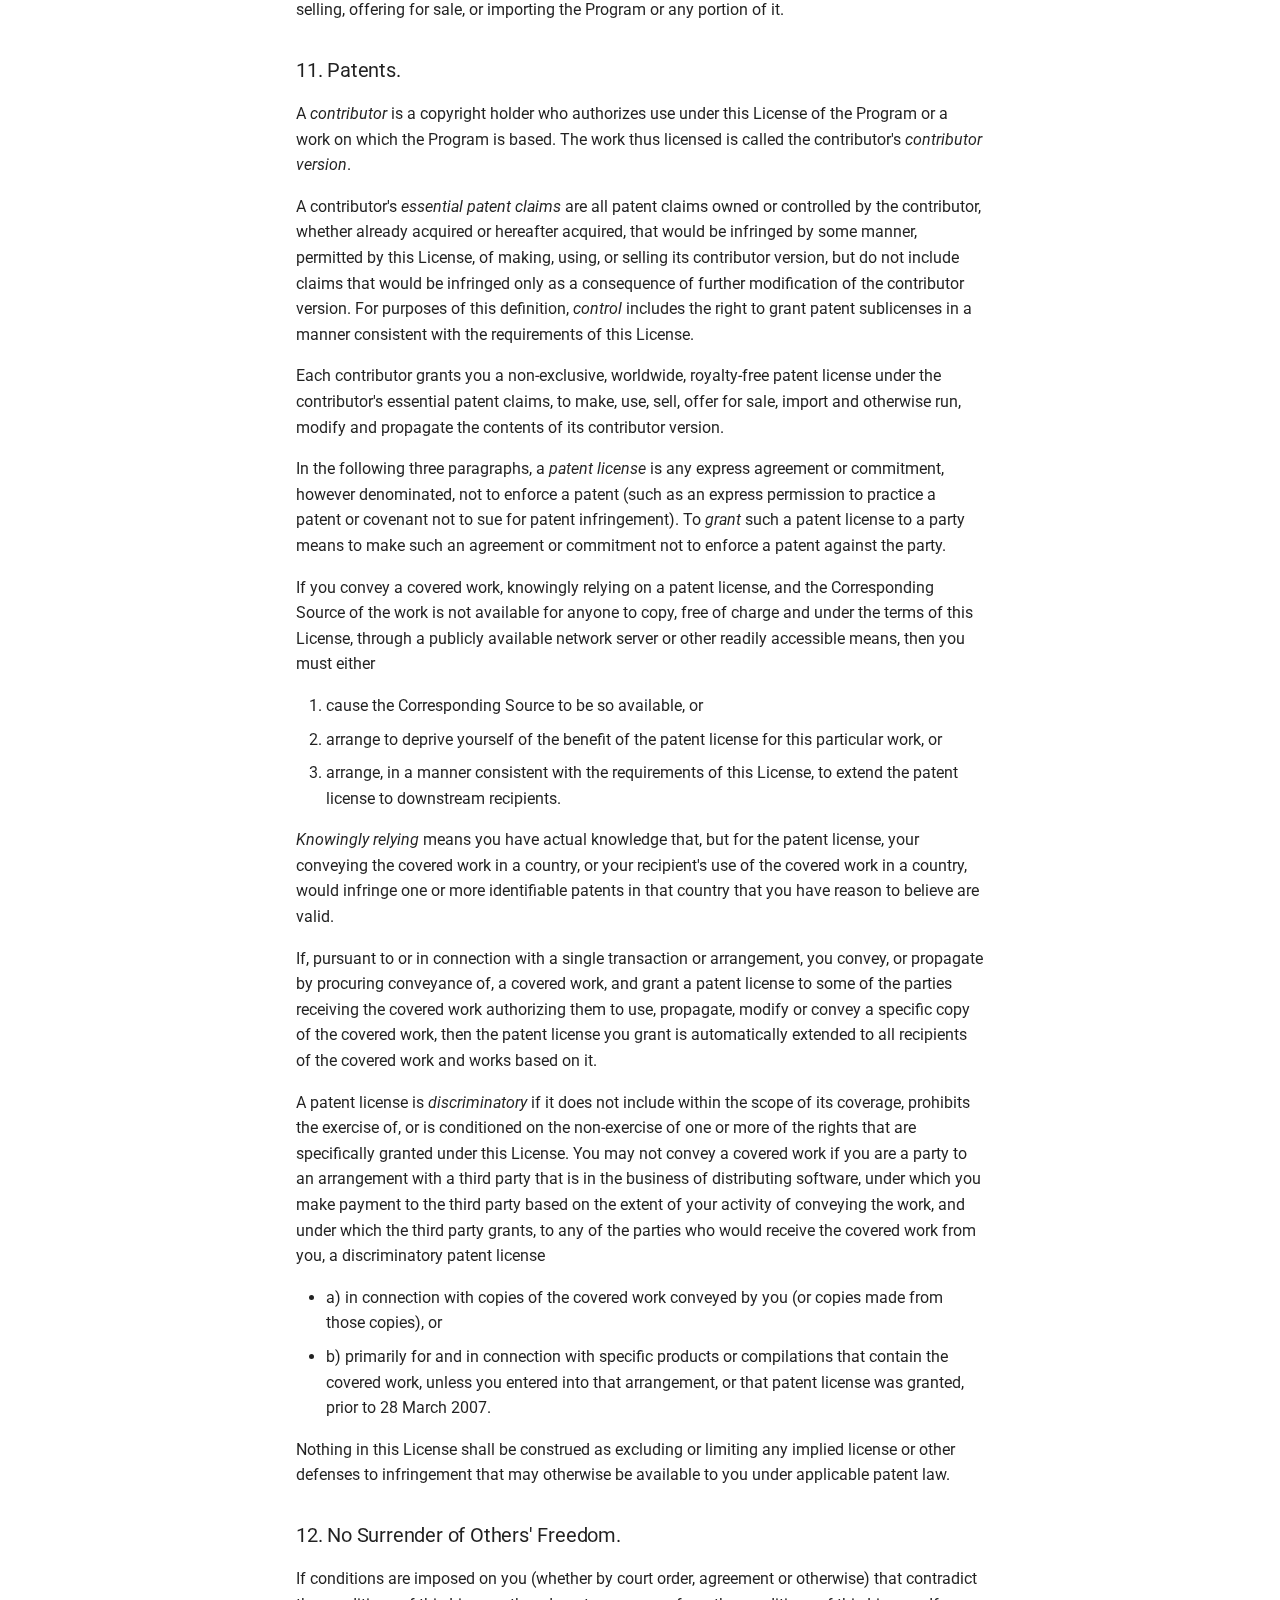
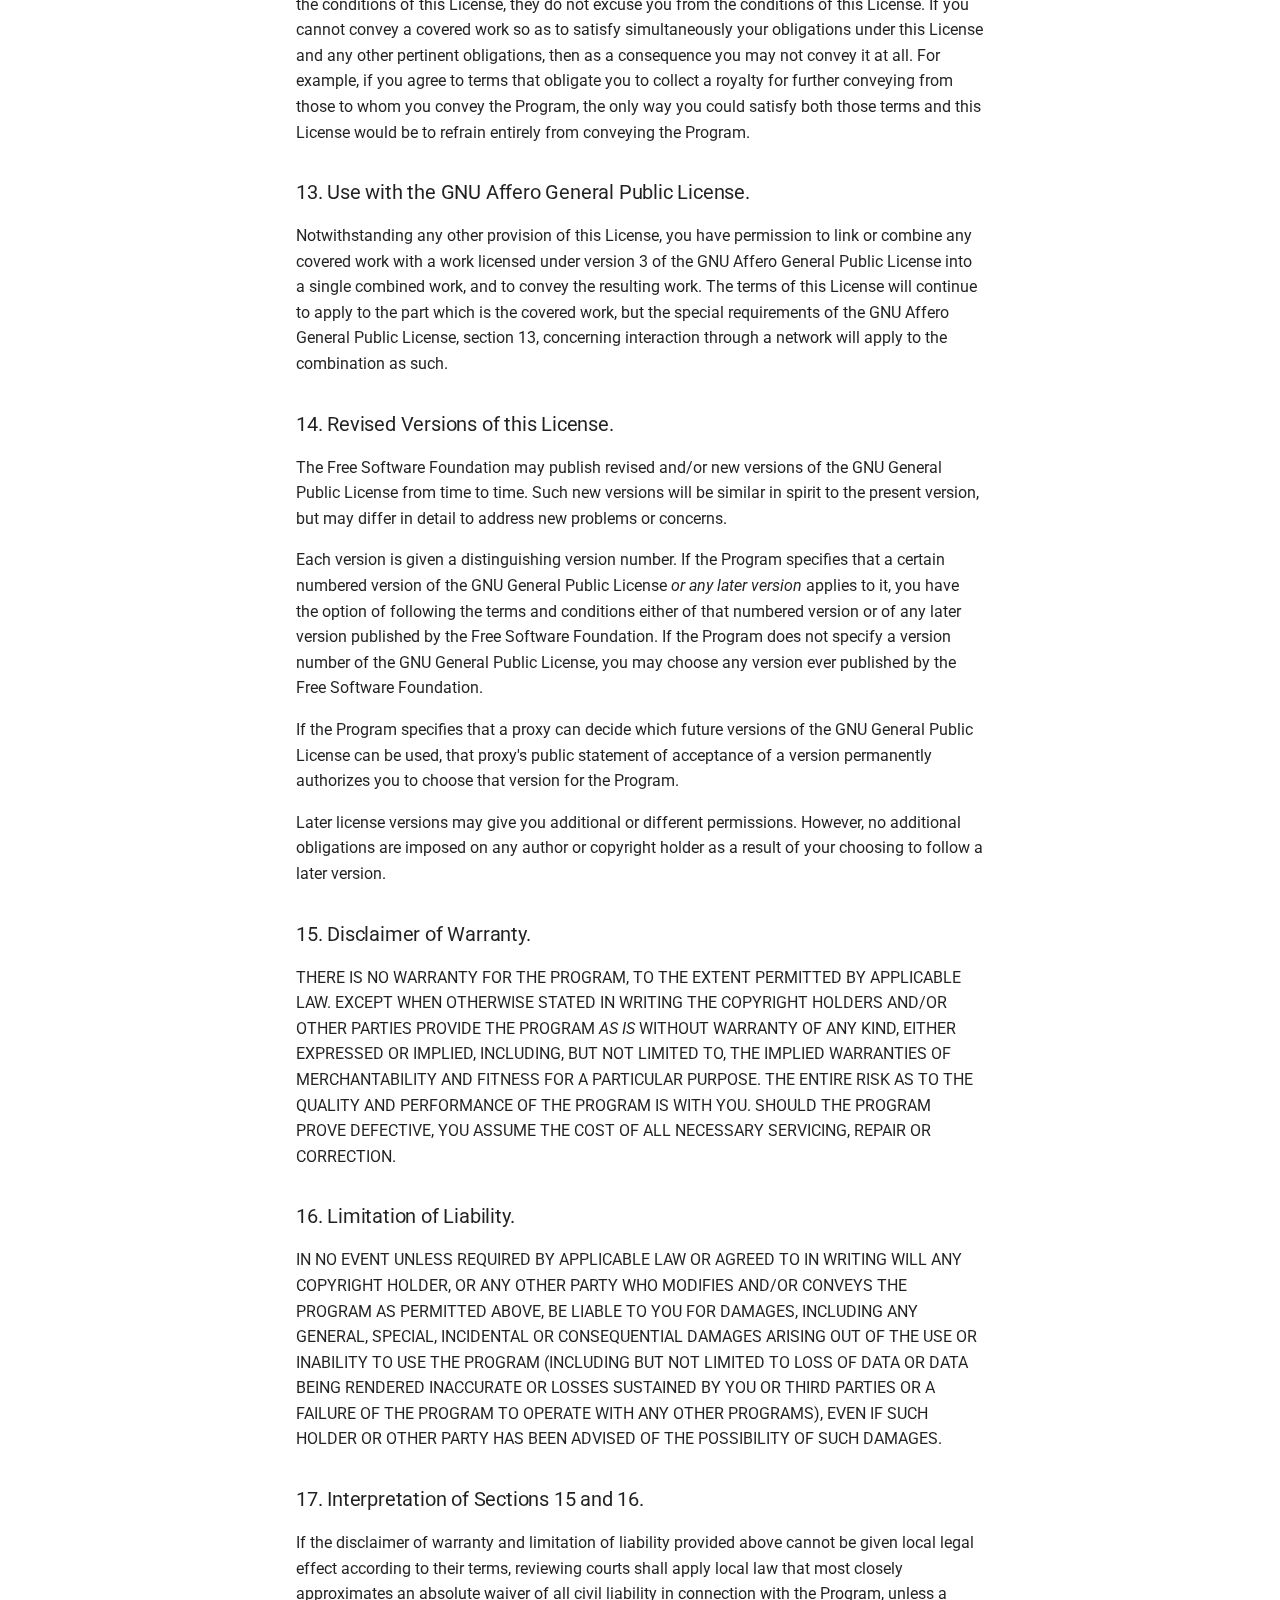
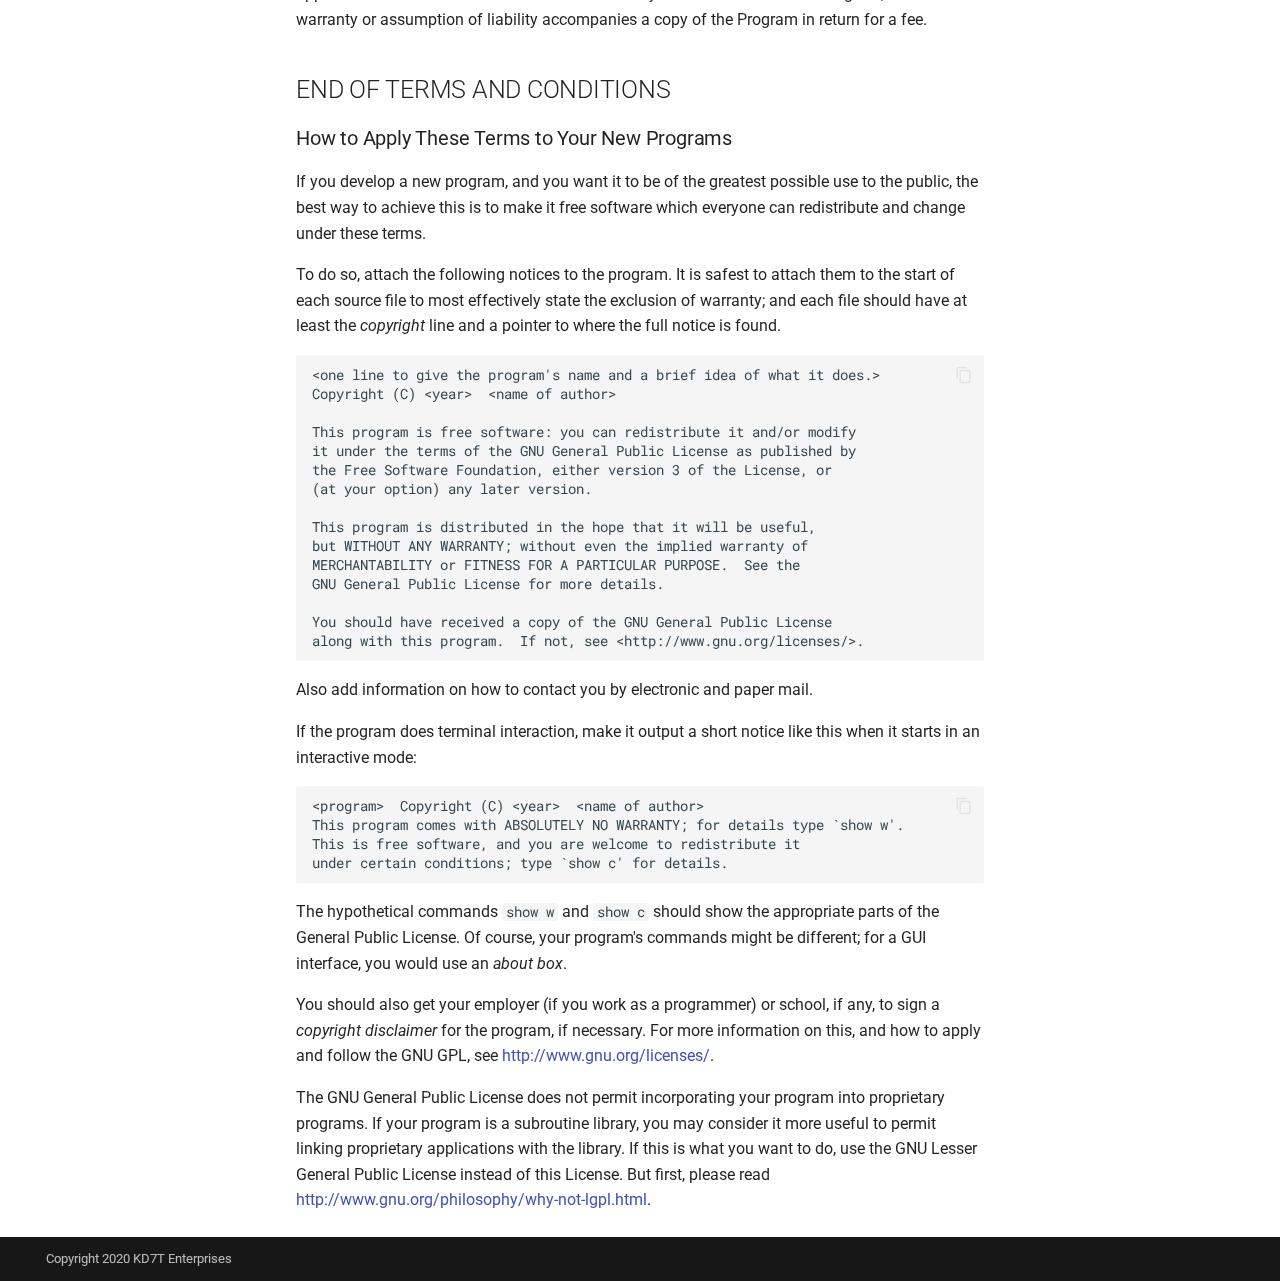
<file: LICENSE/index.html>
<!doctype html>
<html lang="en" class="no-js">
  <head>
    
      <meta charset="utf-8">
      <meta name="viewport" content="width=device-width,initial-scale=1">
      
        <meta name="description" content="A fun and simple trivia bot for your discord servers">
      
      
      
      <link rel="shortcut icon" href="../assets/logo.png">
    
    
      
        <title>License - Trivia-Bot Docs</title>
      
    
    
      <link rel="stylesheet" href="../assets/stylesheets/main.545621a7.min.css">
      
        <link rel="stylesheet" href="../assets/stylesheets/palette.36d1b78f.min.css">
      
      
    
    
    
      
        <link href="https://fonts.gstatic.com" rel="preconnect" crossorigin>
        <link rel="stylesheet" href="https://fonts.googleapis.com/css?family=Roboto:300,400,400i,700%7CRoboto+Mono&display=fallback">
        <style>body,input{font-family:"Roboto",-apple-system,BlinkMacSystemFont,Helvetica,Arial,sans-serif}code,kbd,pre{font-family:"Roboto Mono",SFMono-Regular,Consolas,Menlo,monospace}</style>
      
    
    
    
    
      
    
    
  </head>
  
  
    
    
    
    <body dir="ltr" data-md-color-scheme="preference" data-md-color-primary="" data-md-color-accent="">
  
    
      <script>matchMedia("(prefers-color-scheme: dark)").matches&&document.body.setAttribute("data-md-color-scheme","slate")</script>
    
    <input class="md-toggle" data-md-toggle="drawer" type="checkbox" id="__drawer" autocomplete="off">
    <input class="md-toggle" data-md-toggle="search" type="checkbox" id="__search" autocomplete="off">
    <label class="md-overlay" for="__drawer"></label>
    <div data-md-component="skip">
      
        
        <a href="#license" class="md-skip">
          Skip to content
        </a>
      
    </div>
    <div data-md-component="announce">
      
    </div>
    
      <header class="md-header" data-md-component="header">
  <nav class="md-header-nav md-grid" aria-label="Header">
    <a href=".." title="Trivia-Bot Docs" class="md-header-nav__button md-logo" aria-label="Trivia-Bot Docs">
      
  <img src="../assets/logo.png" alt="logo">

    </a>
    <label class="md-header-nav__button md-icon" for="__drawer">
      <svg xmlns="http://www.w3.org/2000/svg" viewBox="0 0 24 24"><path d="M3 6h18v2H3V6m0 5h18v2H3v-2m0 5h18v2H3v-2z"/></svg>
    </label>
    <div class="md-header-nav__title" data-md-component="header-title">
      
        <div class="md-header-nav__ellipsis">
          <span class="md-header-nav__topic md-ellipsis">
            Trivia-Bot Docs
          </span>
          <span class="md-header-nav__topic md-ellipsis">
            
              License
            
          </span>
        </div>
      
    </div>
    
      <label class="md-header-nav__button md-icon" for="__search">
        <svg xmlns="http://www.w3.org/2000/svg" viewBox="0 0 24 24"><path d="M9.5 3A6.5 6.5 0 0116 9.5c0 1.61-.59 3.09-1.56 4.23l.27.27h.79l5 5-1.5 1.5-5-5v-.79l-.27-.27A6.516 6.516 0 019.5 16 6.5 6.5 0 013 9.5 6.5 6.5 0 019.5 3m0 2C7 5 5 7 5 9.5S7 14 9.5 14 14 12 14 9.5 12 5 9.5 5z"/></svg>
      </label>
      
<div class="md-search" data-md-component="search" role="dialog">
  <label class="md-search__overlay" for="__search"></label>
  <div class="md-search__inner" role="search">
    <form class="md-search__form" name="search">
      <input type="text" class="md-search__input" name="query" aria-label="Search" placeholder="Search" autocapitalize="off" autocorrect="off" autocomplete="off" spellcheck="false" data-md-component="search-query" data-md-state="active">
      <label class="md-search__icon md-icon" for="__search">
        <svg xmlns="http://www.w3.org/2000/svg" viewBox="0 0 24 24"><path d="M9.5 3A6.5 6.5 0 0116 9.5c0 1.61-.59 3.09-1.56 4.23l.27.27h.79l5 5-1.5 1.5-5-5v-.79l-.27-.27A6.516 6.516 0 019.5 16 6.5 6.5 0 013 9.5 6.5 6.5 0 019.5 3m0 2C7 5 5 7 5 9.5S7 14 9.5 14 14 12 14 9.5 12 5 9.5 5z"/></svg>
        <svg xmlns="http://www.w3.org/2000/svg" viewBox="0 0 24 24"><path d="M20 11v2H8l5.5 5.5-1.42 1.42L4.16 12l7.92-7.92L13.5 5.5 8 11h12z"/></svg>
      </label>
      <button type="reset" class="md-search__icon md-icon" aria-label="Clear" data-md-component="search-reset" tabindex="-1">
        <svg xmlns="http://www.w3.org/2000/svg" viewBox="0 0 24 24"><path d="M19 6.41L17.59 5 12 10.59 6.41 5 5 6.41 10.59 12 5 17.59 6.41 19 12 13.41 17.59 19 19 17.59 13.41 12 19 6.41z"/></svg>
      </button>
    </form>
    <div class="md-search__output">
      <div class="md-search__scrollwrap" data-md-scrollfix>
        <div class="md-search-result" data-md-component="search-result">
          <div class="md-search-result__meta">
            Initializing search
          </div>
          <ol class="md-search-result__list"></ol>
        </div>
      </div>
    </div>
  </div>
</div>
    
    
      <div class="md-header-nav__source">
        
<a href="https://github.com/gubareve/trivia-bot/" title="Go to repository" class="md-source">
  <div class="md-source__icon md-icon">
    
    <svg xmlns="http://www.w3.org/2000/svg" viewBox="0 0 448 512"><path d="M439.55 236.05L244 40.45a28.87 28.87 0 00-40.81 0l-40.66 40.63 51.52 51.52c27.06-9.14 52.68 16.77 43.39 43.68l49.66 49.66c34.23-11.8 61.18 31 35.47 56.69-26.49 26.49-70.21-2.87-56-37.34L240.22 199v121.85c25.3 12.54 22.26 41.85 9.08 55a34.34 34.34 0 01-48.55 0c-17.57-17.6-11.07-46.91 11.25-56v-123c-20.8-8.51-24.6-30.74-18.64-45L142.57 101 8.45 235.14a28.86 28.86 0 000 40.81l195.61 195.6a28.86 28.86 0 0040.8 0l194.69-194.69a28.86 28.86 0 000-40.81z"/></svg>
  </div>
  <div class="md-source__repository">
    Trivia Bot
  </div>
</a>
      </div>
    
  </nav>
</header>
    
    <div class="md-container" data-md-component="container">
      
        
      
      
        
          

  

<nav class="md-tabs md-tabs--active" aria-label="Tabs" data-md-component="tabs">
  <div class="md-tabs__inner md-grid">
    <ul class="md-tabs__list">
      
        
  <li class="md-tabs__item">
    
      <a href=".." class="md-tabs__link">
        Home
      </a>
    
  </li>

      
        
  
  
    <li class="md-tabs__item">
      
        <a href="../getting-started/" class="md-tabs__link">
          Documentation
        </a>
      
    </li>
  

      
        
  
  
    <li class="md-tabs__item">
      
        <a href="../contributors/" class="md-tabs__link md-tabs__link--active">
          About
        </a>
      
    </li>
  

      
    </ul>
  </div>
</nav>
        
      
      <main class="md-main" data-md-component="main">
        <div class="md-main__inner md-grid">
          
            
              <div class="md-sidebar md-sidebar--primary" data-md-component="navigation">
                <div class="md-sidebar__scrollwrap">
                  <div class="md-sidebar__inner">
                    <nav class="md-nav md-nav--primary" aria-label="Navigation" data-md-level="0">
  <label class="md-nav__title" for="__drawer">
    <a href=".." title="Trivia-Bot Docs" class="md-nav__button md-logo" aria-label="Trivia-Bot Docs">
      
  <img src="../assets/logo.png" alt="logo">

    </a>
    Trivia-Bot Docs
  </label>
  
    <div class="md-nav__source">
      
<a href="https://github.com/gubareve/trivia-bot/" title="Go to repository" class="md-source">
  <div class="md-source__icon md-icon">
    
    <svg xmlns="http://www.w3.org/2000/svg" viewBox="0 0 448 512"><path d="M439.55 236.05L244 40.45a28.87 28.87 0 00-40.81 0l-40.66 40.63 51.52 51.52c27.06-9.14 52.68 16.77 43.39 43.68l49.66 49.66c34.23-11.8 61.18 31 35.47 56.69-26.49 26.49-70.21-2.87-56-37.34L240.22 199v121.85c25.3 12.54 22.26 41.85 9.08 55a34.34 34.34 0 01-48.55 0c-17.57-17.6-11.07-46.91 11.25-56v-123c-20.8-8.51-24.6-30.74-18.64-45L142.57 101 8.45 235.14a28.86 28.86 0 000 40.81l195.61 195.6a28.86 28.86 0 0040.8 0l194.69-194.69a28.86 28.86 0 000-40.81z"/></svg>
  </div>
  <div class="md-source__repository">
    Trivia Bot
  </div>
</a>
    </div>
  
  <ul class="md-nav__list" data-md-scrollfix>
    
      
      
      


  <li class="md-nav__item">
    <a href=".." title="Home" class="md-nav__link">
      Home
    </a>
  </li>

    
      
      
      


  <li class="md-nav__item md-nav__item--nested">
    
      <input class="md-nav__toggle md-toggle" data-md-toggle="nav-2" type="checkbox" id="nav-2">
    
    <label class="md-nav__link" for="nav-2">
      Documentation
      <span class="md-nav__icon md-icon">
        <svg xmlns="http://www.w3.org/2000/svg" viewBox="0 0 24 24"><path d="M8.59 16.58L13.17 12 8.59 7.41 10 6l6 6-6 6-1.41-1.42z"/></svg>
      </span>
    </label>
    <nav class="md-nav" aria-label="Documentation" data-md-level="1">
      <label class="md-nav__title" for="nav-2">
        <span class="md-nav__icon md-icon">
          <svg xmlns="http://www.w3.org/2000/svg" viewBox="0 0 24 24"><path d="M20 11v2H8l5.5 5.5-1.42 1.42L4.16 12l7.92-7.92L13.5 5.5 8 11h12z"/></svg>
        </span>
        Documentation
      </label>
      <ul class="md-nav__list" data-md-scrollfix>
        
        
          
          
          


  <li class="md-nav__item">
    <a href="../getting-started/" title="Getting Started" class="md-nav__link">
      Getting Started
    </a>
  </li>

        
          
          
          


  <li class="md-nav__item">
    <a href="../commands/" title="Commands" class="md-nav__link">
      Commands
    </a>
  </li>

        
      </ul>
    </nav>
  </li>

    
      
      
      

  


  <li class="md-nav__item md-nav__item--active md-nav__item--nested">
    
      <input class="md-nav__toggle md-toggle" data-md-toggle="nav-3" type="checkbox" id="nav-3" checked>
    
    <label class="md-nav__link" for="nav-3">
      About
      <span class="md-nav__icon md-icon">
        <svg xmlns="http://www.w3.org/2000/svg" viewBox="0 0 24 24"><path d="M8.59 16.58L13.17 12 8.59 7.41 10 6l6 6-6 6-1.41-1.42z"/></svg>
      </span>
    </label>
    <nav class="md-nav" aria-label="About" data-md-level="1">
      <label class="md-nav__title" for="nav-3">
        <span class="md-nav__icon md-icon">
          <svg xmlns="http://www.w3.org/2000/svg" viewBox="0 0 24 24"><path d="M20 11v2H8l5.5 5.5-1.42 1.42L4.16 12l7.92-7.92L13.5 5.5 8 11h12z"/></svg>
        </span>
        About
      </label>
      <ul class="md-nav__list" data-md-scrollfix>
        
        
          
          
          


  <li class="md-nav__item">
    <a href="../contributors/" title="Contributors" class="md-nav__link">
      Contributors
    </a>
  </li>

        
          
          
          


  <li class="md-nav__item">
    <a href="../contributing/" title="Contributing" class="md-nav__link">
      Contributing
    </a>
  </li>

        
          
          
          


  <li class="md-nav__item">
    <a href="../self-hosting/" title="Self hosting" class="md-nav__link">
      Self hosting
    </a>
  </li>

        
          
          
          

  


  <li class="md-nav__item md-nav__item--active">
    
    <input class="md-nav__toggle md-toggle" data-md-toggle="toc" type="checkbox" id="__toc">
    
      
    
    
      <label class="md-nav__link md-nav__link--active" for="__toc">
        License
        <span class="md-nav__icon md-icon">
          <svg xmlns="http://www.w3.org/2000/svg" viewBox="0 0 24 24"><path d="M3 9h14V7H3v2m0 4h14v-2H3v2m0 4h14v-2H3v2m16 0h2v-2h-2v2m0-10v2h2V7h-2m0 6h2v-2h-2v2z"/></svg>
        </span>
      </label>
    
    <a href="./" title="License" class="md-nav__link md-nav__link--active">
      License
    </a>
    
      
<nav class="md-nav md-nav--secondary" aria-label="Table of contents">
  
  
    
  
  
    <label class="md-nav__title" for="__toc">
      <span class="md-nav__icon md-icon">
        <svg xmlns="http://www.w3.org/2000/svg" viewBox="0 0 24 24"><path d="M20 11v2H8l5.5 5.5-1.42 1.42L4.16 12l7.92-7.92L13.5 5.5 8 11h12z"/></svg>
      </span>
      Table of contents
    </label>
    <ul class="md-nav__list" data-md-scrollfix>
      
        <li class="md-nav__item">
  <a href="#gnu-general-public-license" class="md-nav__link">
    GNU GENERAL PUBLIC LICENSE
  </a>
  
</li>
      
        <li class="md-nav__item">
  <a href="#preamble" class="md-nav__link">
    Preamble
  </a>
  
</li>
      
        <li class="md-nav__item">
  <a href="#terms-and-conditions" class="md-nav__link">
    TERMS AND CONDITIONS
  </a>
  
    <nav class="md-nav" aria-label="TERMS AND CONDITIONS">
      <ul class="md-nav__list">
        
          <li class="md-nav__item">
  <a href="#0-definitions" class="md-nav__link">
    0. Definitions.
  </a>
  
</li>
        
          <li class="md-nav__item">
  <a href="#1-source-code" class="md-nav__link">
    1. Source Code.
  </a>
  
</li>
        
          <li class="md-nav__item">
  <a href="#2-basic-permissions" class="md-nav__link">
    2. Basic Permissions.
  </a>
  
</li>
        
          <li class="md-nav__item">
  <a href="#3-protecting-users-legal-rights-from-anti-circumvention-law" class="md-nav__link">
    3. Protecting Users' Legal Rights From Anti-Circumvention Law.
  </a>
  
</li>
        
          <li class="md-nav__item">
  <a href="#4-conveying-verbatim-copies" class="md-nav__link">
    4. Conveying Verbatim Copies.
  </a>
  
</li>
        
          <li class="md-nav__item">
  <a href="#5-conveying-modified-source-versions" class="md-nav__link">
    5. Conveying Modified Source Versions.
  </a>
  
</li>
        
          <li class="md-nav__item">
  <a href="#6-conveying-non-source-forms" class="md-nav__link">
    6. Conveying Non-Source Forms.
  </a>
  
</li>
        
          <li class="md-nav__item">
  <a href="#7-additional-terms" class="md-nav__link">
    7. Additional Terms.
  </a>
  
</li>
        
          <li class="md-nav__item">
  <a href="#8-termination" class="md-nav__link">
    8. Termination.
  </a>
  
</li>
        
          <li class="md-nav__item">
  <a href="#9-acceptance-not-required-for-having-copies" class="md-nav__link">
    9. Acceptance Not Required for Having Copies.
  </a>
  
</li>
        
          <li class="md-nav__item">
  <a href="#10-automatic-licensing-of-downstream-recipients" class="md-nav__link">
    10. Automatic Licensing of Downstream Recipients.
  </a>
  
</li>
        
          <li class="md-nav__item">
  <a href="#11-patents" class="md-nav__link">
    11. Patents.
  </a>
  
</li>
        
          <li class="md-nav__item">
  <a href="#12-no-surrender-of-others-freedom" class="md-nav__link">
    12. No Surrender of Others' Freedom.
  </a>
  
</li>
        
          <li class="md-nav__item">
  <a href="#13-use-with-the-gnu-affero-general-public-license" class="md-nav__link">
    13. Use with the GNU Affero General Public License.
  </a>
  
</li>
        
          <li class="md-nav__item">
  <a href="#14-revised-versions-of-this-license" class="md-nav__link">
    14. Revised Versions of this License.
  </a>
  
</li>
        
          <li class="md-nav__item">
  <a href="#15-disclaimer-of-warranty" class="md-nav__link">
    15. Disclaimer of Warranty.
  </a>
  
</li>
        
          <li class="md-nav__item">
  <a href="#16-limitation-of-liability" class="md-nav__link">
    16. Limitation of Liability.
  </a>
  
</li>
        
          <li class="md-nav__item">
  <a href="#17-interpretation-of-sections-15-and-16" class="md-nav__link">
    17. Interpretation of Sections 15 and 16.
  </a>
  
</li>
        
      </ul>
    </nav>
  
</li>
      
        <li class="md-nav__item">
  <a href="#end-of-terms-and-conditions" class="md-nav__link">
    END OF TERMS AND CONDITIONS
  </a>
  
    <nav class="md-nav" aria-label="END OF TERMS AND CONDITIONS">
      <ul class="md-nav__list">
        
          <li class="md-nav__item">
  <a href="#how-to-apply-these-terms-to-your-new-programs" class="md-nav__link">
    How to Apply These Terms to Your New Programs
  </a>
  
</li>
        
      </ul>
    </nav>
  
</li>
      
    </ul>
  
</nav>
    
  </li>

        
          
          
          


  <li class="md-nav__item">
    <a href="../privacy/" title="Privacy Policy" class="md-nav__link">
      Privacy Policy
    </a>
  </li>

        
      </ul>
    </nav>
  </li>

    
  </ul>
</nav>
                  </div>
                </div>
              </div>
            
            
              <div class="md-sidebar md-sidebar--secondary" data-md-component="toc">
                <div class="md-sidebar__scrollwrap">
                  <div class="md-sidebar__inner">
                    
<nav class="md-nav md-nav--secondary" aria-label="Table of contents">
  
  
    
  
  
    <label class="md-nav__title" for="__toc">
      <span class="md-nav__icon md-icon">
        <svg xmlns="http://www.w3.org/2000/svg" viewBox="0 0 24 24"><path d="M20 11v2H8l5.5 5.5-1.42 1.42L4.16 12l7.92-7.92L13.5 5.5 8 11h12z"/></svg>
      </span>
      Table of contents
    </label>
    <ul class="md-nav__list" data-md-scrollfix>
      
        <li class="md-nav__item">
  <a href="#gnu-general-public-license" class="md-nav__link">
    GNU GENERAL PUBLIC LICENSE
  </a>
  
</li>
      
        <li class="md-nav__item">
  <a href="#preamble" class="md-nav__link">
    Preamble
  </a>
  
</li>
      
        <li class="md-nav__item">
  <a href="#terms-and-conditions" class="md-nav__link">
    TERMS AND CONDITIONS
  </a>
  
    <nav class="md-nav" aria-label="TERMS AND CONDITIONS">
      <ul class="md-nav__list">
        
          <li class="md-nav__item">
  <a href="#0-definitions" class="md-nav__link">
    0. Definitions.
  </a>
  
</li>
        
          <li class="md-nav__item">
  <a href="#1-source-code" class="md-nav__link">
    1. Source Code.
  </a>
  
</li>
        
          <li class="md-nav__item">
  <a href="#2-basic-permissions" class="md-nav__link">
    2. Basic Permissions.
  </a>
  
</li>
        
          <li class="md-nav__item">
  <a href="#3-protecting-users-legal-rights-from-anti-circumvention-law" class="md-nav__link">
    3. Protecting Users' Legal Rights From Anti-Circumvention Law.
  </a>
  
</li>
        
          <li class="md-nav__item">
  <a href="#4-conveying-verbatim-copies" class="md-nav__link">
    4. Conveying Verbatim Copies.
  </a>
  
</li>
        
          <li class="md-nav__item">
  <a href="#5-conveying-modified-source-versions" class="md-nav__link">
    5. Conveying Modified Source Versions.
  </a>
  
</li>
        
          <li class="md-nav__item">
  <a href="#6-conveying-non-source-forms" class="md-nav__link">
    6. Conveying Non-Source Forms.
  </a>
  
</li>
        
          <li class="md-nav__item">
  <a href="#7-additional-terms" class="md-nav__link">
    7. Additional Terms.
  </a>
  
</li>
        
          <li class="md-nav__item">
  <a href="#8-termination" class="md-nav__link">
    8. Termination.
  </a>
  
</li>
        
          <li class="md-nav__item">
  <a href="#9-acceptance-not-required-for-having-copies" class="md-nav__link">
    9. Acceptance Not Required for Having Copies.
  </a>
  
</li>
        
          <li class="md-nav__item">
  <a href="#10-automatic-licensing-of-downstream-recipients" class="md-nav__link">
    10. Automatic Licensing of Downstream Recipients.
  </a>
  
</li>
        
          <li class="md-nav__item">
  <a href="#11-patents" class="md-nav__link">
    11. Patents.
  </a>
  
</li>
        
          <li class="md-nav__item">
  <a href="#12-no-surrender-of-others-freedom" class="md-nav__link">
    12. No Surrender of Others' Freedom.
  </a>
  
</li>
        
          <li class="md-nav__item">
  <a href="#13-use-with-the-gnu-affero-general-public-license" class="md-nav__link">
    13. Use with the GNU Affero General Public License.
  </a>
  
</li>
        
          <li class="md-nav__item">
  <a href="#14-revised-versions-of-this-license" class="md-nav__link">
    14. Revised Versions of this License.
  </a>
  
</li>
        
          <li class="md-nav__item">
  <a href="#15-disclaimer-of-warranty" class="md-nav__link">
    15. Disclaimer of Warranty.
  </a>
  
</li>
        
          <li class="md-nav__item">
  <a href="#16-limitation-of-liability" class="md-nav__link">
    16. Limitation of Liability.
  </a>
  
</li>
        
          <li class="md-nav__item">
  <a href="#17-interpretation-of-sections-15-and-16" class="md-nav__link">
    17. Interpretation of Sections 15 and 16.
  </a>
  
</li>
        
      </ul>
    </nav>
  
</li>
      
        <li class="md-nav__item">
  <a href="#end-of-terms-and-conditions" class="md-nav__link">
    END OF TERMS AND CONDITIONS
  </a>
  
    <nav class="md-nav" aria-label="END OF TERMS AND CONDITIONS">
      <ul class="md-nav__list">
        
          <li class="md-nav__item">
  <a href="#how-to-apply-these-terms-to-your-new-programs" class="md-nav__link">
    How to Apply These Terms to Your New Programs
  </a>
  
</li>
        
      </ul>
    </nav>
  
</li>
      
    </ul>
  
</nav>
                  </div>
                </div>
              </div>
            
          
          <div class="md-content">
            <article class="md-content__inner md-typeset">
              
                
                  <a href="https://github.com/gubareve/trivia-bot/edit/master/docs/LICENSE.md" title="Edit this page" class="md-content__button md-icon">
                    <svg xmlns="http://www.w3.org/2000/svg" viewBox="0 0 24 24"><path d="M20.71 7.04c.39-.39.39-1.04 0-1.41l-2.34-2.34c-.37-.39-1.02-.39-1.41 0l-1.84 1.83 3.75 3.75M3 17.25V21h3.75L17.81 9.93l-3.75-3.75L3 17.25z"/></svg>
                  </a>
                
                
                  
                
                
                <h1 id="license">License</h1>
<h2 id="gnu-general-public-license">GNU GENERAL PUBLIC LICENSE</h2>
<p>Version 3, 29 June 2007</p>
<p>Copyright (C) 2007 <a href="http://fsf.org/">Free Software Foundation, Inc.</a></p>
<p>Everyone is permitted to copy and distribute verbatim copies of this license
document, but changing it is not allowed.</p>
<h2 id="preamble">Preamble</h2>
<p>The GNU General Public License is a free, copyleft license for software and
other kinds of works.</p>
<p>The licenses for most software and other practical works are designed to take
away your freedom to share and change the works. By contrast, the GNU General
Public License is intended to guarantee your freedom to share and change all
versions of a program--to make sure it remains free software for all its users.
We, the Free Software Foundation, use the GNU General Public License for most
of our software; it applies also to any other work released this way by its
authors. You can apply it to your programs, too.</p>
<p>When we speak of free software, we are referring to freedom, not price. Our
General Public Licenses are designed to make sure that you have the freedom to
distribute copies of free software (and charge for them if you wish), that you
receive source code or can get it if you want it, that you can change the
software or use pieces of it in new free programs, and that you know you can do
these things.</p>
<p>To protect your rights, we need to prevent others from denying you these rights
or asking you to surrender the rights. Therefore, you have certain
responsibilities if you distribute copies of the software, or if you modify it:
responsibilities to respect the freedom of others.</p>
<p>For example, if you distribute copies of such a program, whether gratis or for
a fee, you must pass on to the recipients the same freedoms that you received.
You must make sure that they, too, receive or can get the source code. And you
must show them these terms so they know their rights.</p>
<p>Developers that use the GNU GPL protect your rights with two steps:</p>
<ol>
<li>assert copyright on the software, and</li>
<li>offer you this License giving you legal permission to copy, distribute
     and/or modify it.</li>
</ol>
<p>For the developers' and authors' protection, the GPL clearly explains that
there is no warranty for this free software. For both users' and authors' sake,
the GPL requires that modified versions be marked as changed, so that their
problems will not be attributed erroneously to authors of previous versions.</p>
<p>Some devices are designed to deny users access to install or run modified
versions of the software inside them, although the manufacturer can do so. This
is fundamentally incompatible with the aim of protecting users' freedom to
change the software. The systematic pattern of such abuse occurs in the area of
products for individuals to use, which is precisely where it is most
unacceptable. Therefore, we have designed this version of the GPL to prohibit
the practice for those products. If such problems arise substantially in other
domains, we stand ready to extend this provision to those domains in future
versions of the GPL, as needed to protect the freedom of users.</p>
<p>Finally, every program is threatened constantly by software patents. States
should not allow patents to restrict development and use of software on
general-purpose computers, but in those that do, we wish to avoid the special
danger that patents applied to a free program could make it effectively
proprietary. To prevent this, the GPL assures that patents cannot be used to
render the program non-free.</p>
<p>The precise terms and conditions for copying, distribution and modification
follow.</p>
<h2 id="terms-and-conditions">TERMS AND CONDITIONS</h2>
<h3 id="0-definitions">0. Definitions.</h3>
<p><em>This License</em> refers to version 3 of the GNU General Public License.</p>
<p><em>Copyright</em> also means copyright-like laws that apply to other kinds of works,
such as semiconductor masks.</p>
<p><em>The Program</em> refers to any copyrightable work licensed under this License.
Each licensee is addressed as <em>you</em>. <em>Licensees</em> and <em>recipients</em> may be
individuals or organizations.</p>
<p>To <em>modify</em> a work means to copy from or adapt all or part of the work in a
fashion requiring copyright permission, other than the making of an exact copy.
The resulting work is called a <em>modified version</em> of the earlier work or a work
<em>based on</em> the earlier work.</p>
<p>A <em>covered work</em> means either the unmodified Program or a work based on the
Program.</p>
<p>To <em>propagate</em> a work means to do anything with it that, without permission,
would make you directly or secondarily liable for infringement under applicable
copyright law, except executing it on a computer or modifying a private copy.
Propagation includes copying, distribution (with or without modification),
making available to the public, and in some countries other activities as well.</p>
<p>To <em>convey</em> a work means any kind of propagation that enables other parties to
make or receive copies. Mere interaction with a user through a computer
network, with no transfer of a copy, is not conveying.</p>
<p>An interactive user interface displays <em>Appropriate Legal Notices</em> to the
extent that it includes a convenient and prominently visible feature that</p>
<ol>
<li>displays an appropriate copyright notice, and</li>
<li>tells the user that there is no warranty for the work (except to the
     extent that warranties are provided), that licensees may convey the work
     under this License, and how to view a copy of this License.</li>
</ol>
<p>If the interface presents a list of user commands or options, such as a menu, a
prominent item in the list meets this criterion.</p>
<h3 id="1-source-code">1. Source Code.</h3>
<p>The <em>source code</em> for a work means the preferred form of the work for making
modifications to it. <em>Object code</em> means any non-source form of a work.</p>
<p>A <em>Standard Interface</em> means an interface that either is an official standard
defined by a recognized standards body, or, in the case of interfaces specified
for a particular programming language, one that is widely used among developers
working in that language.</p>
<p>The <em>System Libraries</em> of an executable work include anything, other than the
work as a whole, that (a) is included in the normal form of packaging a Major
Component, but which is not part of that Major Component, and (b) serves only
to enable use of the work with that Major Component, or to implement a Standard
Interface for which an implementation is available to the public in source code
form. A <em>Major Component</em>, in this context, means a major essential component
(kernel, window system, and so on) of the specific operating system (if any) on
which the executable work runs, or a compiler used to produce the work, or an
object code interpreter used to run it.</p>
<p>The <em>Corresponding Source</em> for a work in object code form means all the source
code needed to generate, install, and (for an executable work) run the object
code and to modify the work, including scripts to control those activities.
However, it does not include the work's System Libraries, or general-purpose
tools or generally available free programs which are used unmodified in
performing those activities but which are not part of the work. For example,
Corresponding Source includes interface definition files associated with source
files for the work, and the source code for shared libraries and dynamically
linked subprograms that the work is specifically designed to require, such as
by intimate data communication or control flow between those subprograms and
other parts of the work.</p>
<p>The Corresponding Source need not include anything that users can regenerate
automatically from other parts of the Corresponding Source.</p>
<p>The Corresponding Source for a work in source code form is that same work.</p>
<h3 id="2-basic-permissions">2. Basic Permissions.</h3>
<p>All rights granted under this License are granted for the term of copyright on
the Program, and are irrevocable provided the stated conditions are met. This
License explicitly affirms your unlimited permission to run the unmodified
Program. The output from running a covered work is covered by this License only
if the output, given its content, constitutes a covered work. This License
acknowledges your rights of fair use or other equivalent, as provided by
copyright law.</p>
<p>You may make, run and propagate covered works that you do not convey, without
conditions so long as your license otherwise remains in force. You may convey
covered works to others for the sole purpose of having them make modifications
exclusively for you, or provide you with facilities for running those works,
provided that you comply with the terms of this License in conveying all
material for which you do not control copyright. Those thus making or running
the covered works for you must do so exclusively on your behalf, under your
direction and control, on terms that prohibit them from making any copies of
your copyrighted material outside their relationship with you.</p>
<p>Conveying under any other circumstances is permitted solely under the
conditions stated below. Sublicensing is not allowed; section 10 makes it
unnecessary.</p>
<h3 id="3-protecting-users-legal-rights-from-anti-circumvention-law">3. Protecting Users' Legal Rights From Anti-Circumvention Law.</h3>
<p>No covered work shall be deemed part of an effective technological measure
under any applicable law fulfilling obligations under article 11 of the WIPO
copyright treaty adopted on 20 December 1996, or similar laws prohibiting or
restricting circumvention of such measures.</p>
<p>When you convey a covered work, you waive any legal power to forbid
circumvention of technological measures to the extent such circumvention is
effected by exercising rights under this License with respect to the covered
work, and you disclaim any intention to limit operation or modification of the
work as a means of enforcing, against the work's users, your or third parties'
legal rights to forbid circumvention of technological measures.</p>
<h3 id="4-conveying-verbatim-copies">4. Conveying Verbatim Copies.</h3>
<p>You may convey verbatim copies of the Program's source code as you receive it,
in any medium, provided that you conspicuously and appropriately publish on
each copy an appropriate copyright notice; keep intact all notices stating that
this License and any non-permissive terms added in accord with section 7 apply
to the code; keep intact all notices of the absence of any warranty; and give
all recipients a copy of this License along with the Program.</p>
<p>You may charge any price or no price for each copy that you convey, and you may
offer support or warranty protection for a fee.</p>
<h3 id="5-conveying-modified-source-versions">5. Conveying Modified Source Versions.</h3>
<p>You may convey a work based on the Program, or the modifications to produce it
from the Program, in the form of source code under the terms of section 4,
provided that you also meet all of these conditions:</p>
<ul>
<li>a) The work must carry prominent notices stating that you modified it, and
    giving a relevant date.</li>
<li>b) The work must carry prominent notices stating that it is released under
    this License and any conditions added under section 7. This requirement
    modifies the requirement in section 4 to <em>keep intact all notices</em>.</li>
<li>c) You must license the entire work, as a whole, under this License to
    anyone who comes into possession of a copy. This License will therefore
    apply, along with any applicable section 7 additional terms, to the whole
    of the work, and all its parts, regardless of how they are packaged. This
    License gives no permission to license the work in any other way, but it
    does not invalidate such permission if you have separately received it.</li>
<li>d) If the work has interactive user interfaces, each must display
    Appropriate Legal Notices; however, if the Program has interactive
    interfaces that do not display Appropriate Legal Notices, your work need
    not make them do so.</li>
</ul>
<p>A compilation of a covered work with other separate and independent works,
which are not by their nature extensions of the covered work, and which are not
combined with it such as to form a larger program, in or on a volume of a
storage or distribution medium, is called an <em>aggregate</em> if the compilation and
its resulting copyright are not used to limit the access or legal rights of the
compilation's users beyond what the individual works permit. Inclusion of a
covered work in an aggregate does not cause this License to apply to the other
parts of the aggregate.</p>
<h3 id="6-conveying-non-source-forms">6. Conveying Non-Source Forms.</h3>
<p>You may convey a covered work in object code form under the terms of sections 4
and 5, provided that you also convey the machine-readable Corresponding Source
under the terms of this License, in one of these ways:</p>
<ul>
<li>a) Convey the object code in, or embodied in, a physical product (including
    a physical distribution medium), accompanied by the Corresponding Source
    fixed on a durable physical medium customarily used for software
    interchange.</li>
<li>b) Convey the object code in, or embodied in, a physical product (including
    a physical distribution medium), accompanied by a written offer, valid for
    at least three years and valid for as long as you offer spare parts or
    customer support for that product model, to give anyone who possesses the
    object code either<ol>
<li>a copy of the Corresponding Source for all the software in the product
   that is covered by this License, on a durable physical medium
   customarily used for software interchange, for a price no more than your
   reasonable cost of physically performing this conveying of source, or</li>
<li>access to copy the Corresponding Source from a network server at no
   charge.</li>
</ol>
</li>
<li>c) Convey individual copies of the object code with a copy of the written
    offer to provide the Corresponding Source. This alternative is allowed only
    occasionally and noncommercially, and only if you received the object code
    with such an offer, in accord with subsection 6b.</li>
<li>d) Convey the object code by offering access from a designated place
    (gratis or for a charge), and offer equivalent access to the Corresponding
    Source in the same way through the same place at no further charge. You
    need not require recipients to copy the Corresponding Source along with the
    object code. If the place to copy the object code is a network server, the
    Corresponding Source may be on a different server operated by you or a
    third party) that supports equivalent copying facilities, provided you
    maintain clear directions next to the object code saying where to find the
    Corresponding Source. Regardless of what server hosts the Corresponding
    Source, you remain obligated to ensure that it is available for as long as
    needed to satisfy these requirements.</li>
<li>e) Convey the object code using peer-to-peer transmission, provided you
    inform other peers where the object code and Corresponding Source of the
    work are being offered to the general public at no charge under subsection
    6d.</li>
</ul>
<p>A separable portion of the object code, whose source code is excluded from the
Corresponding Source as a System Library, need not be included in conveying the
object code work.</p>
<p>A <em>User Product</em> is either</p>
<ol>
<li>a <em>consumer product</em>, which means any tangible personal property which is
     normally used for personal, family, or household purposes, or</li>
<li>anything designed or sold for incorporation into a dwelling.</li>
</ol>
<p>In determining whether a product is a consumer product, doubtful cases shall be
resolved in favor of coverage. For a particular product received by a
particular user, <em>normally used</em> refers to a typical or common use of that
class of product, regardless of the status of the particular user or of the way
in which the particular user actually uses, or expects or is expected to use,
the product. A product is a consumer product regardless of whether the product
has substantial commercial, industrial or non-consumer uses, unless such uses
represent the only significant mode of use of the product.</p>
<p><em>Installation Information</em> for a User Product means any methods, procedures,
authorization keys, or other information required to install and execute
modified versions of a covered work in that User Product from a modified
version of its Corresponding Source. The information must suffice to ensure
that the continued functioning of the modified object code is in no case
prevented or interfered with solely because modification has been made.</p>
<p>If you convey an object code work under this section in, or with, or
specifically for use in, a User Product, and the conveying occurs as part of a
transaction in which the right of possession and use of the User Product is
transferred to the recipient in perpetuity or for a fixed term (regardless of
how the transaction is characterized), the Corresponding Source conveyed under
this section must be accompanied by the Installation Information. But this
requirement does not apply if neither you nor any third party retains the
ability to install modified object code on the User Product (for example, the
work has been installed in ROM).</p>
<p>The requirement to provide Installation Information does not include a
requirement to continue to provide support service, warranty, or updates for a
work that has been modified or installed by the recipient, or for the User
Product in which it has been modified or installed. Access to a network may be
denied when the modification itself materially and adversely affects the
operation of the network or violates the rules and protocols for communication
across the network.</p>
<p>Corresponding Source conveyed, and Installation Information provided, in accord
with this section must be in a format that is publicly documented (and with an
implementation available to the public in source code form), and must require
no special password or key for unpacking, reading or copying.</p>
<h3 id="7-additional-terms">7. Additional Terms.</h3>
<p><em>Additional permissions</em> are terms that supplement the terms of this License by
making exceptions from one or more of its conditions. Additional permissions
that are applicable to the entire Program shall be treated as though they were
included in this License, to the extent that they are valid under applicable
law. If additional permissions apply only to part of the Program, that part may
be used separately under those permissions, but the entire Program remains
governed by this License without regard to the additional permissions.</p>
<p>When you convey a copy of a covered work, you may at your option remove any
additional permissions from that copy, or from any part of it. (Additional
permissions may be written to require their own removal in certain cases when
you modify the work.) You may place additional permissions on material, added
by you to a covered work, for which you have or can give appropriate copyright
permission.</p>
<p>Notwithstanding any other provision of this License, for material you add to a
covered work, you may (if authorized by the copyright holders of that material)
supplement the terms of this License with terms:</p>
<ul>
<li>a) Disclaiming warranty or limiting liability differently from the terms of
    sections 15 and 16 of this License; or</li>
<li>b) Requiring preservation of specified reasonable legal notices or author
    attributions in that material or in the Appropriate Legal Notices displayed
    by works containing it; or</li>
<li>c) Prohibiting misrepresentation of the origin of that material, or
    requiring that modified versions of such material be marked in reasonable
    ways as different from the original version; or</li>
<li>d) Limiting the use for publicity purposes of names of licensors or authors
    of the material; or</li>
<li>e) Declining to grant rights under trademark law for use of some trade
    names, trademarks, or service marks; or</li>
<li>f) Requiring indemnification of licensors and authors of that material by
    anyone who conveys the material (or modified versions of it) with
    contractual assumptions of liability to the recipient, for any liability
    that these contractual assumptions directly impose on those licensors and
    authors.</li>
</ul>
<p>All other non-permissive additional terms are considered <em>further restrictions</em>
within the meaning of section 10. If the Program as you received it, or any
part of it, contains a notice stating that it is governed by this License along
with a term that is a further restriction, you may remove that term. If a
license document contains a further restriction but permits relicensing or
conveying under this License, you may add to a covered work material governed
by the terms of that license document, provided that the further restriction
does not survive such relicensing or conveying.</p>
<p>If you add terms to a covered work in accord with this section, you must place,
in the relevant source files, a statement of the additional terms that apply to
those files, or a notice indicating where to find the applicable terms.</p>
<p>Additional terms, permissive or non-permissive, may be stated in the form of a
separately written license, or stated as exceptions; the above requirements
apply either way.</p>
<h3 id="8-termination">8. Termination.</h3>
<p>You may not propagate or modify a covered work except as expressly provided
under this License. Any attempt otherwise to propagate or modify it is void,
and will automatically terminate your rights under this License (including any
patent licenses granted under the third paragraph of section 11).</p>
<p>However, if you cease all violation of this License, then your license from a
particular copyright holder is reinstated</p>
<ul>
<li>a) provisionally, unless and until the copyright holder explicitly and
    finally terminates your license, and</li>
<li>b) permanently, if the copyright holder fails to notify you of the
    violation by some reasonable means prior to 60 days after the cessation.</li>
</ul>
<p>Moreover, your license from a particular copyright holder is reinstated
permanently if the copyright holder notifies you of the violation by some
reasonable means, this is the first time you have received notice of violation
of this License (for any work) from that copyright holder, and you cure the
violation prior to 30 days after your receipt of the notice.</p>
<p>Termination of your rights under this section does not terminate the licenses
of parties who have received copies or rights from you under this License. If
your rights have been terminated and not permanently reinstated, you do not
qualify to receive new licenses for the same material under section 10.</p>
<h3 id="9-acceptance-not-required-for-having-copies">9. Acceptance Not Required for Having Copies.</h3>
<p>You are not required to accept this License in order to receive or run a copy
of the Program. Ancillary propagation of a covered work occurring solely as a
consequence of using peer-to-peer transmission to receive a copy likewise does
not require acceptance. However, nothing other than this License grants you
permission to propagate or modify any covered work. These actions infringe
copyright if you do not accept this License. Therefore, by modifying or
propagating a covered work, you indicate your acceptance of this License to do
so.</p>
<h3 id="10-automatic-licensing-of-downstream-recipients">10. Automatic Licensing of Downstream Recipients.</h3>
<p>Each time you convey a covered work, the recipient automatically receives a
license from the original licensors, to run, modify and propagate that work,
subject to this License. You are not responsible for enforcing compliance by
third parties with this License.</p>
<p>An <em>entity transaction</em> is a transaction transferring control of an
organization, or substantially all assets of one, or subdividing an
organization, or merging organizations. If propagation of a covered work
results from an entity transaction, each party to that transaction who receives
a copy of the work also receives whatever licenses to the work the party's
predecessor in interest had or could give under the previous paragraph, plus a
right to possession of the Corresponding Source of the work from the
predecessor in interest, if the predecessor has it or can get it with
reasonable efforts.</p>
<p>You may not impose any further restrictions on the exercise of the rights
granted or affirmed under this License. For example, you may not impose a
license fee, royalty, or other charge for exercise of rights granted under this
License, and you may not initiate litigation (including a cross-claim or
counterclaim in a lawsuit) alleging that any patent claim is infringed by
making, using, selling, offering for sale, or importing the Program or any
portion of it.</p>
<h3 id="11-patents">11. Patents.</h3>
<p>A <em>contributor</em> is a copyright holder who authorizes use under this License of
the Program or a work on which the Program is based. The work thus licensed is
called the contributor's <em>contributor version</em>.</p>
<p>A contributor's <em>essential patent claims</em> are all patent claims owned or
controlled by the contributor, whether already acquired or hereafter acquired,
that would be infringed by some manner, permitted by this License, of making,
using, or selling its contributor version, but do not include claims that would
be infringed only as a consequence of further modification of the contributor
version. For purposes of this definition, <em>control</em> includes the right to grant
patent sublicenses in a manner consistent with the requirements of this
License.</p>
<p>Each contributor grants you a non-exclusive, worldwide, royalty-free patent
license under the contributor's essential patent claims, to make, use, sell,
offer for sale, import and otherwise run, modify and propagate the contents of
its contributor version.</p>
<p>In the following three paragraphs, a <em>patent license</em> is any express agreement
or commitment, however denominated, not to enforce a patent (such as an express
permission to practice a patent or covenant not to sue for patent
infringement). To <em>grant</em> such a patent license to a party means to make such
an agreement or commitment not to enforce a patent against the party.</p>
<p>If you convey a covered work, knowingly relying on a patent license, and the
Corresponding Source of the work is not available for anyone to copy, free of
charge and under the terms of this License, through a publicly available
network server or other readily accessible means, then you must either</p>
<ol>
<li>cause the Corresponding Source to be so available, or</li>
<li>arrange to deprive yourself of the benefit of the patent license for this
     particular work, or</li>
<li>arrange, in a manner consistent with the requirements of this License, to
     extend the patent license to downstream recipients.</li>
</ol>
<p><em>Knowingly relying</em> means you have actual knowledge that, but for the patent
license, your conveying the covered work in a country, or your recipient's use
of the covered work in a country, would infringe one or more identifiable
patents in that country that you have reason to believe are valid.</p>
<p>If, pursuant to or in connection with a single transaction or arrangement, you
convey, or propagate by procuring conveyance of, a covered work, and grant a
patent license to some of the parties receiving the covered work authorizing
them to use, propagate, modify or convey a specific copy of the covered work,
then the patent license you grant is automatically extended to all recipients
of the covered work and works based on it.</p>
<p>A patent license is <em>discriminatory</em> if it does not include within the scope of
its coverage, prohibits the exercise of, or is conditioned on the non-exercise
of one or more of the rights that are specifically granted under this License.
You may not convey a covered work if you are a party to an arrangement with a
third party that is in the business of distributing software, under which you
make payment to the third party based on the extent of your activity of
conveying the work, and under which the third party grants, to any of the
parties who would receive the covered work from you, a discriminatory patent
license</p>
<ul>
<li>a) in connection with copies of the covered work conveyed by you (or copies
    made from those copies), or</li>
<li>b) primarily for and in connection with specific products or compilations
    that contain the covered work, unless you entered into that arrangement, or
    that patent license was granted, prior to 28 March 2007.</li>
</ul>
<p>Nothing in this License shall be construed as excluding or limiting any implied
license or other defenses to infringement that may otherwise be available to
you under applicable patent law.</p>
<h3 id="12-no-surrender-of-others-freedom">12. No Surrender of Others' Freedom.</h3>
<p>If conditions are imposed on you (whether by court order, agreement or
otherwise) that contradict the conditions of this License, they do not excuse
you from the conditions of this License. If you cannot convey a covered work so
as to satisfy simultaneously your obligations under this License and any other
pertinent obligations, then as a consequence you may not convey it at all. For
example, if you agree to terms that obligate you to collect a royalty for
further conveying from those to whom you convey the Program, the only way you
could satisfy both those terms and this License would be to refrain entirely
from conveying the Program.</p>
<h3 id="13-use-with-the-gnu-affero-general-public-license">13. Use with the GNU Affero General Public License.</h3>
<p>Notwithstanding any other provision of this License, you have permission to
link or combine any covered work with a work licensed under version 3 of the
GNU Affero General Public License into a single combined work, and to convey
the resulting work. The terms of this License will continue to apply to the
part which is the covered work, but the special requirements of the GNU Affero
General Public License, section 13, concerning interaction through a network
will apply to the combination as such.</p>
<h3 id="14-revised-versions-of-this-license">14. Revised Versions of this License.</h3>
<p>The Free Software Foundation may publish revised and/or new versions of the GNU
General Public License from time to time. Such new versions will be similar in
spirit to the present version, but may differ in detail to address new problems
or concerns.</p>
<p>Each version is given a distinguishing version number. If the Program specifies
that a certain numbered version of the GNU General Public License <em>or any later
version</em> applies to it, you have the option of following the terms and
conditions either of that numbered version or of any later version published by
the Free Software Foundation. If the Program does not specify a version number
of the GNU General Public License, you may choose any version ever published by
the Free Software Foundation.</p>
<p>If the Program specifies that a proxy can decide which future versions of the
GNU General Public License can be used, that proxy's public statement of
acceptance of a version permanently authorizes you to choose that version for
the Program.</p>
<p>Later license versions may give you additional or different permissions.
However, no additional obligations are imposed on any author or copyright
holder as a result of your choosing to follow a later version.</p>
<h3 id="15-disclaimer-of-warranty">15. Disclaimer of Warranty.</h3>
<p>THERE IS NO WARRANTY FOR THE PROGRAM, TO THE EXTENT PERMITTED BY APPLICABLE
LAW. EXCEPT WHEN OTHERWISE STATED IN WRITING THE COPYRIGHT HOLDERS AND/OR OTHER
PARTIES PROVIDE THE PROGRAM <em>AS IS</em> WITHOUT WARRANTY OF ANY KIND, EITHER
EXPRESSED OR IMPLIED, INCLUDING, BUT NOT LIMITED TO, THE IMPLIED WARRANTIES OF
MERCHANTABILITY AND FITNESS FOR A PARTICULAR PURPOSE. THE ENTIRE RISK AS TO THE
QUALITY AND PERFORMANCE OF THE PROGRAM IS WITH YOU. SHOULD THE PROGRAM PROVE
DEFECTIVE, YOU ASSUME THE COST OF ALL NECESSARY SERVICING, REPAIR OR
CORRECTION.</p>
<h3 id="16-limitation-of-liability">16. Limitation of Liability.</h3>
<p>IN NO EVENT UNLESS REQUIRED BY APPLICABLE LAW OR AGREED TO IN WRITING WILL ANY
COPYRIGHT HOLDER, OR ANY OTHER PARTY WHO MODIFIES AND/OR CONVEYS THE PROGRAM AS
PERMITTED ABOVE, BE LIABLE TO YOU FOR DAMAGES, INCLUDING ANY GENERAL, SPECIAL,
INCIDENTAL OR CONSEQUENTIAL DAMAGES ARISING OUT OF THE USE OR INABILITY TO USE
THE PROGRAM (INCLUDING BUT NOT LIMITED TO LOSS OF DATA OR DATA BEING RENDERED
INACCURATE OR LOSSES SUSTAINED BY YOU OR THIRD PARTIES OR A FAILURE OF THE
PROGRAM TO OPERATE WITH ANY OTHER PROGRAMS), EVEN IF SUCH HOLDER OR OTHER PARTY
HAS BEEN ADVISED OF THE POSSIBILITY OF SUCH DAMAGES.</p>
<h3 id="17-interpretation-of-sections-15-and-16">17. Interpretation of Sections 15 and 16.</h3>
<p>If the disclaimer of warranty and limitation of liability provided above cannot
be given local legal effect according to their terms, reviewing courts shall
apply local law that most closely approximates an absolute waiver of all civil
liability in connection with the Program, unless a warranty or assumption of
liability accompanies a copy of the Program in return for a fee.</p>
<h2 id="end-of-terms-and-conditions">END OF TERMS AND CONDITIONS</h2>
<h3 id="how-to-apply-these-terms-to-your-new-programs">How to Apply These Terms to Your New Programs</h3>
<p>If you develop a new program, and you want it to be of the greatest possible
use to the public, the best way to achieve this is to make it free software
which everyone can redistribute and change under these terms.</p>
<p>To do so, attach the following notices to the program. It is safest to attach
them to the start of each source file to most effectively state the exclusion
of warranty; and each file should have at least the <em>copyright</em> line and a
pointer to where the full notice is found.</p>
<pre><code>&lt;one line to give the program's name and a brief idea of what it does.&gt;
Copyright (C) &lt;year&gt;  &lt;name of author&gt;

This program is free software: you can redistribute it and/or modify
it under the terms of the GNU General Public License as published by
the Free Software Foundation, either version 3 of the License, or
(at your option) any later version.

This program is distributed in the hope that it will be useful,
but WITHOUT ANY WARRANTY; without even the implied warranty of
MERCHANTABILITY or FITNESS FOR A PARTICULAR PURPOSE.  See the
GNU General Public License for more details.

You should have received a copy of the GNU General Public License
along with this program.  If not, see &lt;http://www.gnu.org/licenses/&gt;.
</code></pre>
<p>Also add information on how to contact you by electronic and paper mail.</p>
<p>If the program does terminal interaction, make it output a short notice like
this when it starts in an interactive mode:</p>
<pre><code>&lt;program&gt;  Copyright (C) &lt;year&gt;  &lt;name of author&gt;
This program comes with ABSOLUTELY NO WARRANTY; for details type `show w'.
This is free software, and you are welcome to redistribute it
under certain conditions; type `show c' for details.
</code></pre>
<p>The hypothetical commands <code>show w</code> and <code>show c</code> should show the appropriate
parts of the General Public License. Of course, your program's commands might
be different; for a GUI interface, you would use an <em>about box</em>.</p>
<p>You should also get your employer (if you work as a programmer) or school, if
any, to sign a <em>copyright disclaimer</em> for the program, if necessary. For more
information on this, and how to apply and follow the GNU GPL, see
<a href="http://www.gnu.org/licenses/">http://www.gnu.org/licenses/</a>.</p>
<p>The GNU General Public License does not permit incorporating your program into
proprietary programs. If your program is a subroutine library, you may consider
it more useful to permit linking proprietary applications with the library. If
this is what you want to do, use the GNU Lesser General Public License instead
of this License. But first, please read
<a href="http://www.gnu.org/philosophy/why-not-lgpl.html">http://www.gnu.org/philosophy/why-not-lgpl.html</a>.</p>
                
              
              
                


              
            </article>
          </div>
        </div>
      </main>
      
        
<footer class="md-footer">
  
  <div class="md-footer-meta md-typeset">
    <div class="md-footer-meta__inner md-grid">
      <div class="md-footer-copyright">
        
          <div class="md-footer-copyright__highlight">
            Copyright 2020 KD7T Enterprises
          </div>
        
      </div>
      
    </div>
  </div>
</footer>
      
    </div>
    
      <script src="../assets/javascripts/vendor.de50e36d.min.js"></script>
      <script src="../assets/javascripts/bundle.38f5c9b5.min.js"></script><script id="__lang" type="application/json">{"clipboard.copy": "Copy to clipboard", "clipboard.copied": "Copied to clipboard", "search.config.lang": "en", "search.config.pipeline": "trimmer, stopWordFilter", "search.config.separator": "[\\s\\-]+", "search.result.placeholder": "Type to start searching", "search.result.none": "No matching documents", "search.result.one": "1 matching document", "search.result.other": "# matching documents"}</script>
      
      <script>
        app = initialize({
          base: "..",
          features: ["tabs"],
          search: Object.assign({
            worker: "../assets/javascripts/worker/search.9b3611bd.min.js"
          }, typeof search !== "undefined" && search)
        })
      </script>
      
    
  </body>
</html>
</file>
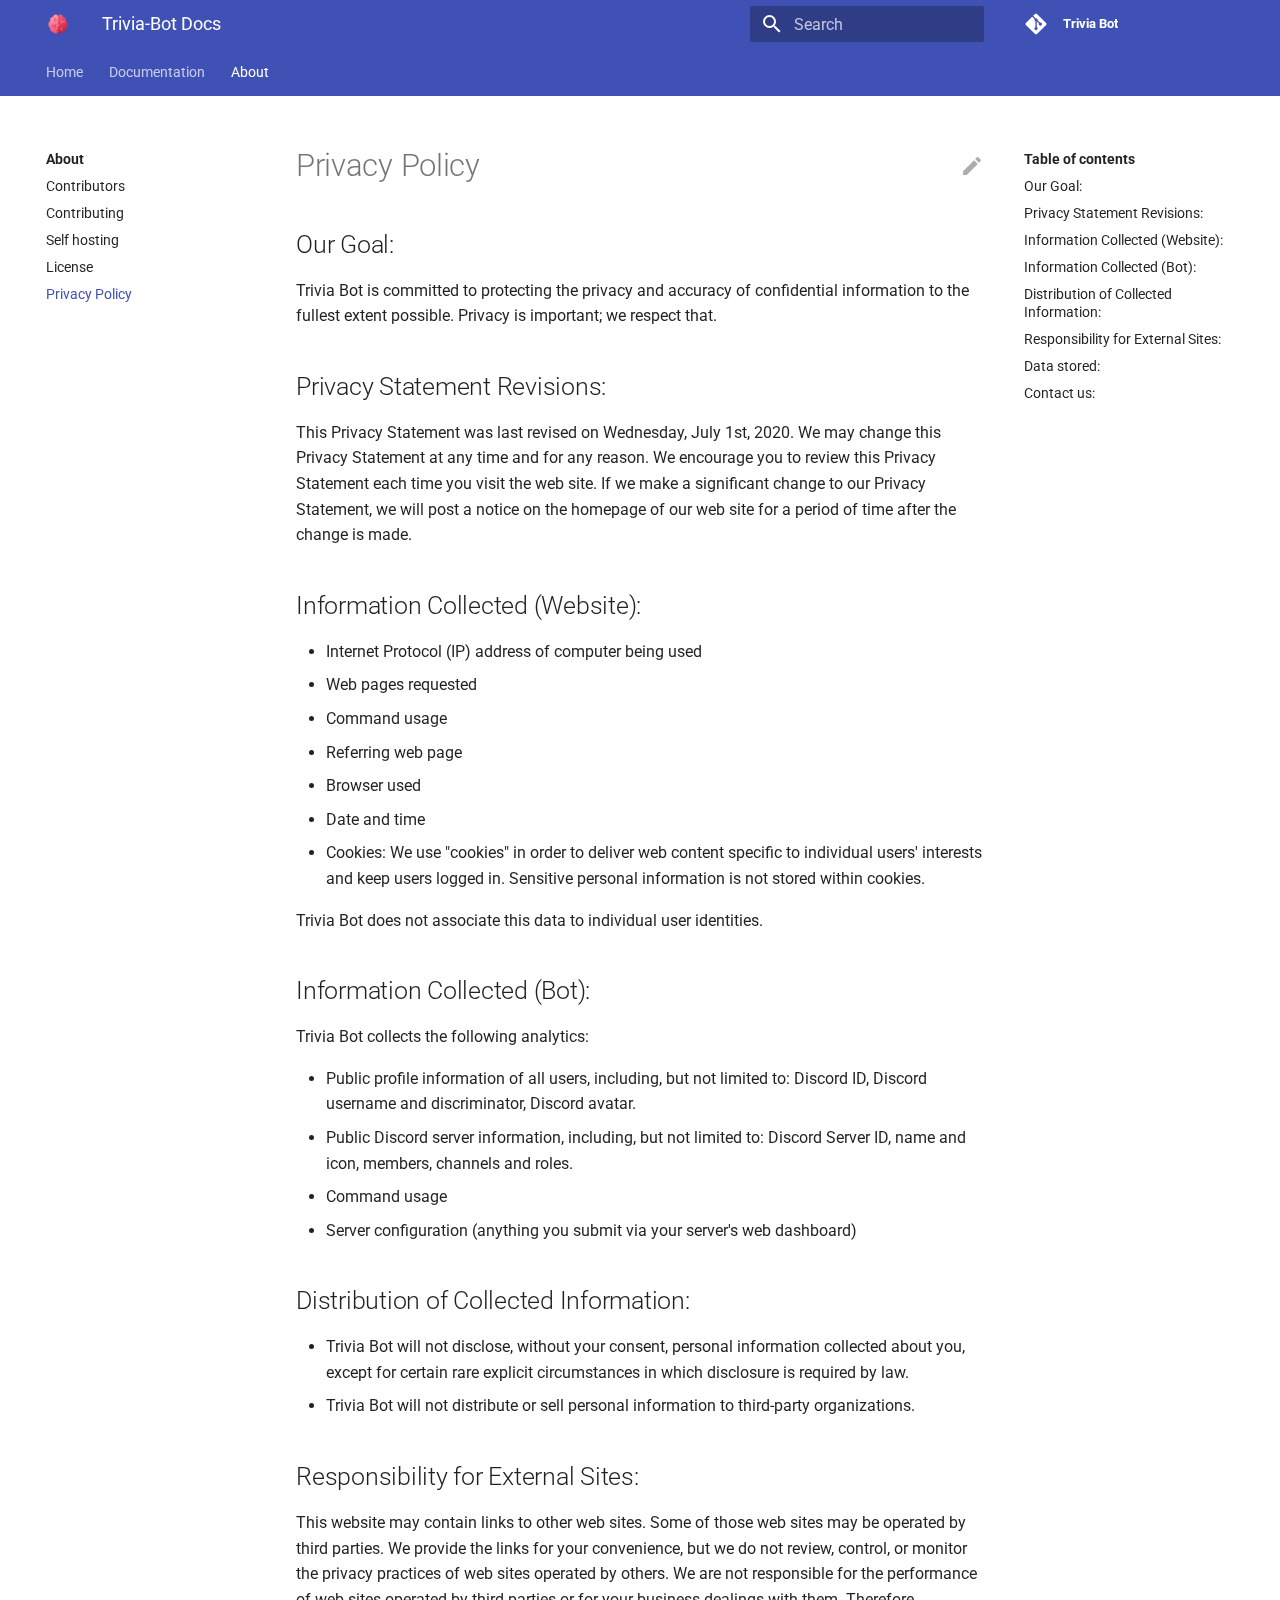
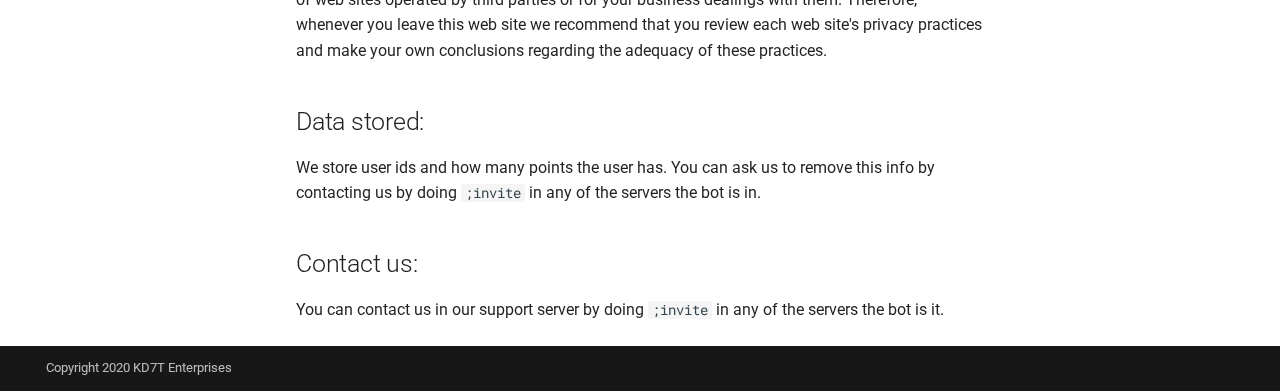
<file: privacy/index.html>
<!doctype html>
<html lang="en" class="no-js">
  <head>
    
      <meta charset="utf-8">
      <meta name="viewport" content="width=device-width,initial-scale=1">
      
        <meta name="description" content="A fun and simple trivia bot for your discord servers">
      
      
      
      <link rel="shortcut icon" href="../assets/logo.png">
    
    
      
        <title>Privacy Policy - Trivia-Bot Docs</title>
      
    
    
      <link rel="stylesheet" href="../assets/stylesheets/main.545621a7.min.css">
      
        <link rel="stylesheet" href="../assets/stylesheets/palette.36d1b78f.min.css">
      
      
    
    
    
      
        <link href="https://fonts.gstatic.com" rel="preconnect" crossorigin>
        <link rel="stylesheet" href="https://fonts.googleapis.com/css?family=Roboto:300,400,400i,700%7CRoboto+Mono&display=fallback">
        <style>body,input{font-family:"Roboto",-apple-system,BlinkMacSystemFont,Helvetica,Arial,sans-serif}code,kbd,pre{font-family:"Roboto Mono",SFMono-Regular,Consolas,Menlo,monospace}</style>
      
    
    
    
    
      
    
    
  </head>
  
  
    
    
    
    <body dir="ltr" data-md-color-scheme="preference" data-md-color-primary="" data-md-color-accent="">
  
    
      <script>matchMedia("(prefers-color-scheme: dark)").matches&&document.body.setAttribute("data-md-color-scheme","slate")</script>
    
    <input class="md-toggle" data-md-toggle="drawer" type="checkbox" id="__drawer" autocomplete="off">
    <input class="md-toggle" data-md-toggle="search" type="checkbox" id="__search" autocomplete="off">
    <label class="md-overlay" for="__drawer"></label>
    <div data-md-component="skip">
      
        
        <a href="#privacy-policy" class="md-skip">
          Skip to content
        </a>
      
    </div>
    <div data-md-component="announce">
      
    </div>
    
      <header class="md-header" data-md-component="header">
  <nav class="md-header-nav md-grid" aria-label="Header">
    <a href=".." title="Trivia-Bot Docs" class="md-header-nav__button md-logo" aria-label="Trivia-Bot Docs">
      
  <img src="../assets/logo.png" alt="logo">

    </a>
    <label class="md-header-nav__button md-icon" for="__drawer">
      <svg xmlns="http://www.w3.org/2000/svg" viewBox="0 0 24 24"><path d="M3 6h18v2H3V6m0 5h18v2H3v-2m0 5h18v2H3v-2z"/></svg>
    </label>
    <div class="md-header-nav__title" data-md-component="header-title">
      
        <div class="md-header-nav__ellipsis">
          <span class="md-header-nav__topic md-ellipsis">
            Trivia-Bot Docs
          </span>
          <span class="md-header-nav__topic md-ellipsis">
            
              Privacy Policy
            
          </span>
        </div>
      
    </div>
    
      <label class="md-header-nav__button md-icon" for="__search">
        <svg xmlns="http://www.w3.org/2000/svg" viewBox="0 0 24 24"><path d="M9.5 3A6.5 6.5 0 0116 9.5c0 1.61-.59 3.09-1.56 4.23l.27.27h.79l5 5-1.5 1.5-5-5v-.79l-.27-.27A6.516 6.516 0 019.5 16 6.5 6.5 0 013 9.5 6.5 6.5 0 019.5 3m0 2C7 5 5 7 5 9.5S7 14 9.5 14 14 12 14 9.5 12 5 9.5 5z"/></svg>
      </label>
      
<div class="md-search" data-md-component="search" role="dialog">
  <label class="md-search__overlay" for="__search"></label>
  <div class="md-search__inner" role="search">
    <form class="md-search__form" name="search">
      <input type="text" class="md-search__input" name="query" aria-label="Search" placeholder="Search" autocapitalize="off" autocorrect="off" autocomplete="off" spellcheck="false" data-md-component="search-query" data-md-state="active">
      <label class="md-search__icon md-icon" for="__search">
        <svg xmlns="http://www.w3.org/2000/svg" viewBox="0 0 24 24"><path d="M9.5 3A6.5 6.5 0 0116 9.5c0 1.61-.59 3.09-1.56 4.23l.27.27h.79l5 5-1.5 1.5-5-5v-.79l-.27-.27A6.516 6.516 0 019.5 16 6.5 6.5 0 013 9.5 6.5 6.5 0 019.5 3m0 2C7 5 5 7 5 9.5S7 14 9.5 14 14 12 14 9.5 12 5 9.5 5z"/></svg>
        <svg xmlns="http://www.w3.org/2000/svg" viewBox="0 0 24 24"><path d="M20 11v2H8l5.5 5.5-1.42 1.42L4.16 12l7.92-7.92L13.5 5.5 8 11h12z"/></svg>
      </label>
      <button type="reset" class="md-search__icon md-icon" aria-label="Clear" data-md-component="search-reset" tabindex="-1">
        <svg xmlns="http://www.w3.org/2000/svg" viewBox="0 0 24 24"><path d="M19 6.41L17.59 5 12 10.59 6.41 5 5 6.41 10.59 12 5 17.59 6.41 19 12 13.41 17.59 19 19 17.59 13.41 12 19 6.41z"/></svg>
      </button>
    </form>
    <div class="md-search__output">
      <div class="md-search__scrollwrap" data-md-scrollfix>
        <div class="md-search-result" data-md-component="search-result">
          <div class="md-search-result__meta">
            Initializing search
          </div>
          <ol class="md-search-result__list"></ol>
        </div>
      </div>
    </div>
  </div>
</div>
    
    
      <div class="md-header-nav__source">
        
<a href="https://github.com/gubareve/trivia-bot/" title="Go to repository" class="md-source">
  <div class="md-source__icon md-icon">
    
    <svg xmlns="http://www.w3.org/2000/svg" viewBox="0 0 448 512"><path d="M439.55 236.05L244 40.45a28.87 28.87 0 00-40.81 0l-40.66 40.63 51.52 51.52c27.06-9.14 52.68 16.77 43.39 43.68l49.66 49.66c34.23-11.8 61.18 31 35.47 56.69-26.49 26.49-70.21-2.87-56-37.34L240.22 199v121.85c25.3 12.54 22.26 41.85 9.08 55a34.34 34.34 0 01-48.55 0c-17.57-17.6-11.07-46.91 11.25-56v-123c-20.8-8.51-24.6-30.74-18.64-45L142.57 101 8.45 235.14a28.86 28.86 0 000 40.81l195.61 195.6a28.86 28.86 0 0040.8 0l194.69-194.69a28.86 28.86 0 000-40.81z"/></svg>
  </div>
  <div class="md-source__repository">
    Trivia Bot
  </div>
</a>
      </div>
    
  </nav>
</header>
    
    <div class="md-container" data-md-component="container">
      
        
      
      
        
          

  

<nav class="md-tabs md-tabs--active" aria-label="Tabs" data-md-component="tabs">
  <div class="md-tabs__inner md-grid">
    <ul class="md-tabs__list">
      
        
  <li class="md-tabs__item">
    
      <a href=".." class="md-tabs__link">
        Home
      </a>
    
  </li>

      
        
  
  
    <li class="md-tabs__item">
      
        <a href="../getting-started/" class="md-tabs__link">
          Documentation
        </a>
      
    </li>
  

      
        
  
  
    <li class="md-tabs__item">
      
        <a href="../contributors/" class="md-tabs__link md-tabs__link--active">
          About
        </a>
      
    </li>
  

      
    </ul>
  </div>
</nav>
        
      
      <main class="md-main" data-md-component="main">
        <div class="md-main__inner md-grid">
          
            
              <div class="md-sidebar md-sidebar--primary" data-md-component="navigation">
                <div class="md-sidebar__scrollwrap">
                  <div class="md-sidebar__inner">
                    <nav class="md-nav md-nav--primary" aria-label="Navigation" data-md-level="0">
  <label class="md-nav__title" for="__drawer">
    <a href=".." title="Trivia-Bot Docs" class="md-nav__button md-logo" aria-label="Trivia-Bot Docs">
      
  <img src="../assets/logo.png" alt="logo">

    </a>
    Trivia-Bot Docs
  </label>
  
    <div class="md-nav__source">
      
<a href="https://github.com/gubareve/trivia-bot/" title="Go to repository" class="md-source">
  <div class="md-source__icon md-icon">
    
    <svg xmlns="http://www.w3.org/2000/svg" viewBox="0 0 448 512"><path d="M439.55 236.05L244 40.45a28.87 28.87 0 00-40.81 0l-40.66 40.63 51.52 51.52c27.06-9.14 52.68 16.77 43.39 43.68l49.66 49.66c34.23-11.8 61.18 31 35.47 56.69-26.49 26.49-70.21-2.87-56-37.34L240.22 199v121.85c25.3 12.54 22.26 41.85 9.08 55a34.34 34.34 0 01-48.55 0c-17.57-17.6-11.07-46.91 11.25-56v-123c-20.8-8.51-24.6-30.74-18.64-45L142.57 101 8.45 235.14a28.86 28.86 0 000 40.81l195.61 195.6a28.86 28.86 0 0040.8 0l194.69-194.69a28.86 28.86 0 000-40.81z"/></svg>
  </div>
  <div class="md-source__repository">
    Trivia Bot
  </div>
</a>
    </div>
  
  <ul class="md-nav__list" data-md-scrollfix>
    
      
      
      


  <li class="md-nav__item">
    <a href=".." title="Home" class="md-nav__link">
      Home
    </a>
  </li>

    
      
      
      


  <li class="md-nav__item md-nav__item--nested">
    
      <input class="md-nav__toggle md-toggle" data-md-toggle="nav-2" type="checkbox" id="nav-2">
    
    <label class="md-nav__link" for="nav-2">
      Documentation
      <span class="md-nav__icon md-icon">
        <svg xmlns="http://www.w3.org/2000/svg" viewBox="0 0 24 24"><path d="M8.59 16.58L13.17 12 8.59 7.41 10 6l6 6-6 6-1.41-1.42z"/></svg>
      </span>
    </label>
    <nav class="md-nav" aria-label="Documentation" data-md-level="1">
      <label class="md-nav__title" for="nav-2">
        <span class="md-nav__icon md-icon">
          <svg xmlns="http://www.w3.org/2000/svg" viewBox="0 0 24 24"><path d="M20 11v2H8l5.5 5.5-1.42 1.42L4.16 12l7.92-7.92L13.5 5.5 8 11h12z"/></svg>
        </span>
        Documentation
      </label>
      <ul class="md-nav__list" data-md-scrollfix>
        
        
          
          
          


  <li class="md-nav__item">
    <a href="../getting-started/" title="Getting Started" class="md-nav__link">
      Getting Started
    </a>
  </li>

        
          
          
          


  <li class="md-nav__item">
    <a href="../commands/" title="Commands" class="md-nav__link">
      Commands
    </a>
  </li>

        
      </ul>
    </nav>
  </li>

    
      
      
      

  


  <li class="md-nav__item md-nav__item--active md-nav__item--nested">
    
      <input class="md-nav__toggle md-toggle" data-md-toggle="nav-3" type="checkbox" id="nav-3" checked>
    
    <label class="md-nav__link" for="nav-3">
      About
      <span class="md-nav__icon md-icon">
        <svg xmlns="http://www.w3.org/2000/svg" viewBox="0 0 24 24"><path d="M8.59 16.58L13.17 12 8.59 7.41 10 6l6 6-6 6-1.41-1.42z"/></svg>
      </span>
    </label>
    <nav class="md-nav" aria-label="About" data-md-level="1">
      <label class="md-nav__title" for="nav-3">
        <span class="md-nav__icon md-icon">
          <svg xmlns="http://www.w3.org/2000/svg" viewBox="0 0 24 24"><path d="M20 11v2H8l5.5 5.5-1.42 1.42L4.16 12l7.92-7.92L13.5 5.5 8 11h12z"/></svg>
        </span>
        About
      </label>
      <ul class="md-nav__list" data-md-scrollfix>
        
        
          
          
          


  <li class="md-nav__item">
    <a href="../contributors/" title="Contributors" class="md-nav__link">
      Contributors
    </a>
  </li>

        
          
          
          


  <li class="md-nav__item">
    <a href="../contributing/" title="Contributing" class="md-nav__link">
      Contributing
    </a>
  </li>

        
          
          
          


  <li class="md-nav__item">
    <a href="../self-hosting/" title="Self hosting" class="md-nav__link">
      Self hosting
    </a>
  </li>

        
          
          
          


  <li class="md-nav__item">
    <a href="../LICENSE/" title="License" class="md-nav__link">
      License
    </a>
  </li>

        
          
          
          

  


  <li class="md-nav__item md-nav__item--active">
    
    <input class="md-nav__toggle md-toggle" data-md-toggle="toc" type="checkbox" id="__toc">
    
      
    
    
      <label class="md-nav__link md-nav__link--active" for="__toc">
        Privacy Policy
        <span class="md-nav__icon md-icon">
          <svg xmlns="http://www.w3.org/2000/svg" viewBox="0 0 24 24"><path d="M3 9h14V7H3v2m0 4h14v-2H3v2m0 4h14v-2H3v2m16 0h2v-2h-2v2m0-10v2h2V7h-2m0 6h2v-2h-2v2z"/></svg>
        </span>
      </label>
    
    <a href="./" title="Privacy Policy" class="md-nav__link md-nav__link--active">
      Privacy Policy
    </a>
    
      
<nav class="md-nav md-nav--secondary" aria-label="Table of contents">
  
  
    
  
  
    <label class="md-nav__title" for="__toc">
      <span class="md-nav__icon md-icon">
        <svg xmlns="http://www.w3.org/2000/svg" viewBox="0 0 24 24"><path d="M20 11v2H8l5.5 5.5-1.42 1.42L4.16 12l7.92-7.92L13.5 5.5 8 11h12z"/></svg>
      </span>
      Table of contents
    </label>
    <ul class="md-nav__list" data-md-scrollfix>
      
        <li class="md-nav__item">
  <a href="#our-goal" class="md-nav__link">
    Our Goal:
  </a>
  
</li>
      
        <li class="md-nav__item">
  <a href="#privacy-statement-revisions" class="md-nav__link">
    Privacy Statement Revisions:
  </a>
  
</li>
      
        <li class="md-nav__item">
  <a href="#information-collected-website" class="md-nav__link">
    Information Collected (Website):
  </a>
  
</li>
      
        <li class="md-nav__item">
  <a href="#information-collected-bot" class="md-nav__link">
    Information Collected (Bot):
  </a>
  
</li>
      
        <li class="md-nav__item">
  <a href="#distribution-of-collected-information" class="md-nav__link">
    Distribution of Collected Information:
  </a>
  
</li>
      
        <li class="md-nav__item">
  <a href="#responsibility-for-external-sites" class="md-nav__link">
    Responsibility for External Sites:
  </a>
  
</li>
      
        <li class="md-nav__item">
  <a href="#data-stored" class="md-nav__link">
    Data stored:
  </a>
  
</li>
      
        <li class="md-nav__item">
  <a href="#contact-us" class="md-nav__link">
    Contact us:
  </a>
  
</li>
      
    </ul>
  
</nav>
    
  </li>

        
      </ul>
    </nav>
  </li>

    
  </ul>
</nav>
                  </div>
                </div>
              </div>
            
            
              <div class="md-sidebar md-sidebar--secondary" data-md-component="toc">
                <div class="md-sidebar__scrollwrap">
                  <div class="md-sidebar__inner">
                    
<nav class="md-nav md-nav--secondary" aria-label="Table of contents">
  
  
    
  
  
    <label class="md-nav__title" for="__toc">
      <span class="md-nav__icon md-icon">
        <svg xmlns="http://www.w3.org/2000/svg" viewBox="0 0 24 24"><path d="M20 11v2H8l5.5 5.5-1.42 1.42L4.16 12l7.92-7.92L13.5 5.5 8 11h12z"/></svg>
      </span>
      Table of contents
    </label>
    <ul class="md-nav__list" data-md-scrollfix>
      
        <li class="md-nav__item">
  <a href="#our-goal" class="md-nav__link">
    Our Goal:
  </a>
  
</li>
      
        <li class="md-nav__item">
  <a href="#privacy-statement-revisions" class="md-nav__link">
    Privacy Statement Revisions:
  </a>
  
</li>
      
        <li class="md-nav__item">
  <a href="#information-collected-website" class="md-nav__link">
    Information Collected (Website):
  </a>
  
</li>
      
        <li class="md-nav__item">
  <a href="#information-collected-bot" class="md-nav__link">
    Information Collected (Bot):
  </a>
  
</li>
      
        <li class="md-nav__item">
  <a href="#distribution-of-collected-information" class="md-nav__link">
    Distribution of Collected Information:
  </a>
  
</li>
      
        <li class="md-nav__item">
  <a href="#responsibility-for-external-sites" class="md-nav__link">
    Responsibility for External Sites:
  </a>
  
</li>
      
        <li class="md-nav__item">
  <a href="#data-stored" class="md-nav__link">
    Data stored:
  </a>
  
</li>
      
        <li class="md-nav__item">
  <a href="#contact-us" class="md-nav__link">
    Contact us:
  </a>
  
</li>
      
    </ul>
  
</nav>
                  </div>
                </div>
              </div>
            
          
          <div class="md-content">
            <article class="md-content__inner md-typeset">
              
                
                  <a href="https://github.com/gubareve/trivia-bot/edit/master/docs/privacy.md" title="Edit this page" class="md-content__button md-icon">
                    <svg xmlns="http://www.w3.org/2000/svg" viewBox="0 0 24 24"><path d="M20.71 7.04c.39-.39.39-1.04 0-1.41l-2.34-2.34c-.37-.39-1.02-.39-1.41 0l-1.84 1.83 3.75 3.75M3 17.25V21h3.75L17.81 9.93l-3.75-3.75L3 17.25z"/></svg>
                  </a>
                
                
                  
                
                
                <h1 id="privacy-policy">Privacy Policy</h1>
<h2 id="our-goal">Our Goal:</h2>
<p>Trivia Bot is committed to protecting the privacy and accuracy of confidential information to the fullest extent possible. Privacy is important; we respect that.</p>
<h2 id="privacy-statement-revisions">Privacy Statement Revisions:</h2>
<p>This Privacy Statement was last revised on Wednesday, July 1st, 2020. We may change this Privacy Statement at any time and for any reason. We encourage you to review this Privacy Statement each time you visit the web site. If we make a significant change to our Privacy Statement, we will post a notice on the homepage of our web site for a period of time after the change is made.</p>
<h2 id="information-collected-website">Information Collected (Website):</h2>
<ul>
<li>
<p>Internet Protocol (IP) address of computer being used</p>
</li>
<li>
<p>Web pages requested</p>
</li>
<li>
<p>Command usage</p>
</li>
<li>
<p>Referring web page</p>
</li>
<li>
<p>Browser used</p>
</li>
<li>
<p>Date and time</p>
</li>
<li>
<p>Cookies: We use "cookies" in order to deliver web content specific to individual users' interests and keep users logged in. Sensitive personal information is not stored within cookies.</p>
</li>
</ul>
<p>Trivia Bot does not associate this data to individual user identities.</p>
<h2 id="information-collected-bot">Information Collected (Bot):</h2>
<p>Trivia Bot collects the following analytics:</p>
<ul>
<li>
<p>Public profile information of all users, including, but not limited to: Discord ID, Discord username and discriminator, Discord avatar.</p>
</li>
<li>
<p>Public Discord server information, including, but not limited to: Discord Server ID, name and icon, members, channels and roles.</p>
</li>
<li>
<p>Command usage</p>
</li>
<li>
<p>Server configuration (anything you submit via your server's web dashboard)</p>
</li>
</ul>
<h2 id="distribution-of-collected-information">Distribution of Collected Information:</h2>
<ul>
<li>
<p>Trivia Bot will not disclose, without your consent, personal information collected about you, except for certain rare explicit circumstances in which disclosure is required by law.</p>
</li>
<li>
<p>Trivia Bot will not distribute or sell personal information to third-party organizations.</p>
</li>
</ul>
<h2 id="responsibility-for-external-sites">Responsibility for External Sites:</h2>
<p>This website may contain links to other web sites. Some of those web sites may be operated by third parties. We provide the links for your convenience, but we do not review, control, or monitor the privacy practices of web sites operated by others. We are not responsible for the performance of web sites operated by third parties or for your business dealings with them. Therefore, whenever you leave this web site we recommend that you review each web site's privacy practices and make your own conclusions regarding the adequacy of these practices.</p>
<h2 id="data-stored">Data stored:</h2>
<p>We store user ids and how many points the user has. You can ask us to remove this info by contacting us by doing <code>;invite</code> in any of the servers the bot is in.</p>
<h2 id="contact-us">Contact us:</h2>
<p>You can contact us in our support server by doing <code>;invite</code> in any of the servers the bot is it.</p>
                
              
              
                


              
            </article>
          </div>
        </div>
      </main>
      
        
<footer class="md-footer">
  
  <div class="md-footer-meta md-typeset">
    <div class="md-footer-meta__inner md-grid">
      <div class="md-footer-copyright">
        
          <div class="md-footer-copyright__highlight">
            Copyright 2020 KD7T Enterprises
          </div>
        
      </div>
      
    </div>
  </div>
</footer>
      
    </div>
    
      <script src="../assets/javascripts/vendor.de50e36d.min.js"></script>
      <script src="../assets/javascripts/bundle.38f5c9b5.min.js"></script><script id="__lang" type="application/json">{"clipboard.copy": "Copy to clipboard", "clipboard.copied": "Copied to clipboard", "search.config.lang": "en", "search.config.pipeline": "trimmer, stopWordFilter", "search.config.separator": "[\\s\\-]+", "search.result.placeholder": "Type to start searching", "search.result.none": "No matching documents", "search.result.one": "1 matching document", "search.result.other": "# matching documents"}</script>
      
      <script>
        app = initialize({
          base: "..",
          features: ["tabs"],
          search: Object.assign({
            worker: "../assets/javascripts/worker/search.9b3611bd.min.js"
          }, typeof search !== "undefined" && search)
        })
      </script>
      
    
  </body>
</html>
</file>
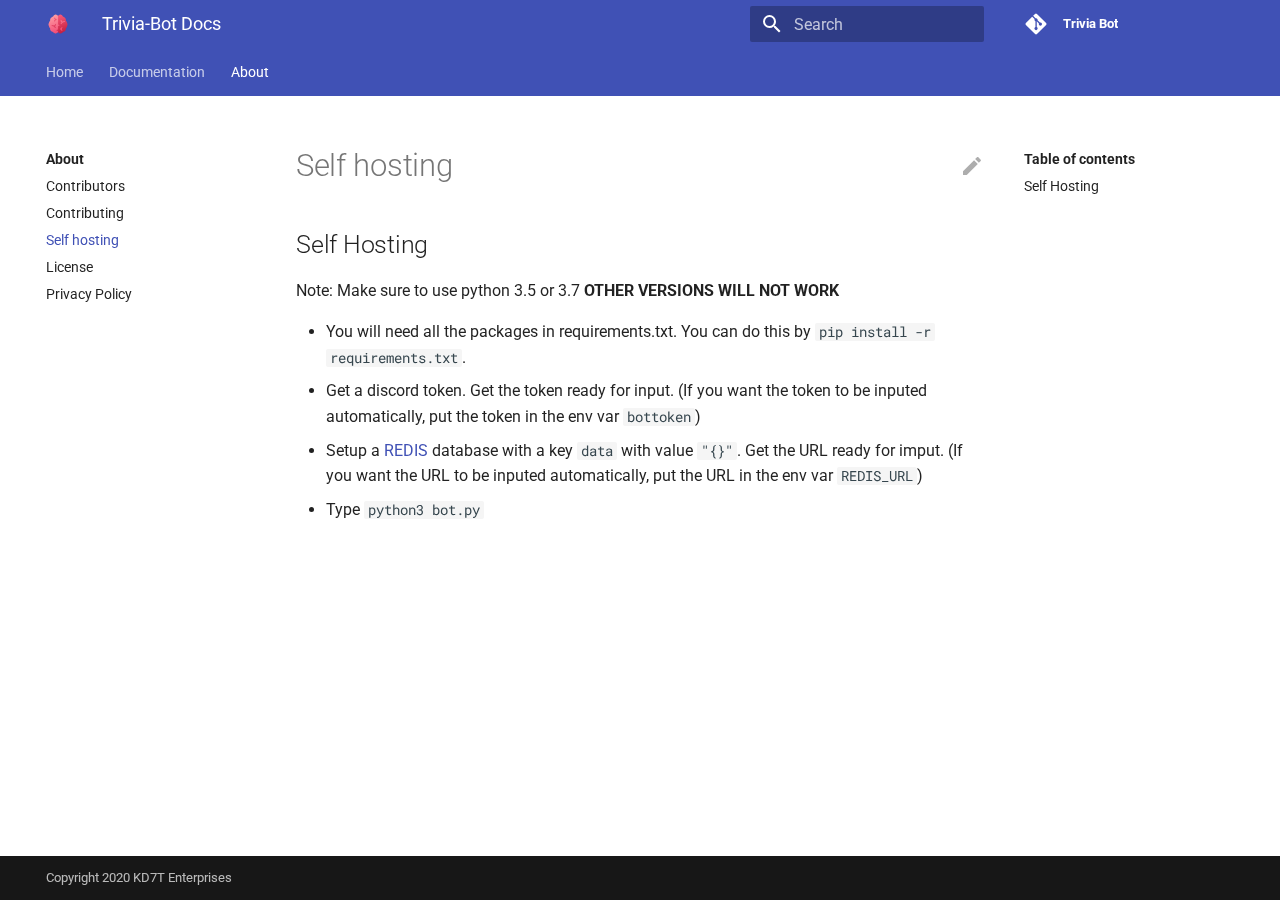
<file: self-hosting/index.html>
<!doctype html>
<html lang="en" class="no-js">
  <head>
    
      <meta charset="utf-8">
      <meta name="viewport" content="width=device-width,initial-scale=1">
      
        <meta name="description" content="A fun and simple trivia bot for your discord servers">
      
      
      
      <link rel="shortcut icon" href="../assets/logo.png">
    
    
      
        <title>Self hosting - Trivia-Bot Docs</title>
      
    
    
      <link rel="stylesheet" href="../assets/stylesheets/main.545621a7.min.css">
      
        <link rel="stylesheet" href="../assets/stylesheets/palette.36d1b78f.min.css">
      
      
    
    
    
      
        <link href="https://fonts.gstatic.com" rel="preconnect" crossorigin>
        <link rel="stylesheet" href="https://fonts.googleapis.com/css?family=Roboto:300,400,400i,700%7CRoboto+Mono&display=fallback">
        <style>body,input{font-family:"Roboto",-apple-system,BlinkMacSystemFont,Helvetica,Arial,sans-serif}code,kbd,pre{font-family:"Roboto Mono",SFMono-Regular,Consolas,Menlo,monospace}</style>
      
    
    
    
    
      
    
    
  </head>
  
  
    
    
    
    <body dir="ltr" data-md-color-scheme="preference" data-md-color-primary="" data-md-color-accent="">
  
    
      <script>matchMedia("(prefers-color-scheme: dark)").matches&&document.body.setAttribute("data-md-color-scheme","slate")</script>
    
    <input class="md-toggle" data-md-toggle="drawer" type="checkbox" id="__drawer" autocomplete="off">
    <input class="md-toggle" data-md-toggle="search" type="checkbox" id="__search" autocomplete="off">
    <label class="md-overlay" for="__drawer"></label>
    <div data-md-component="skip">
      
        
        <a href="#self-hosting" class="md-skip">
          Skip to content
        </a>
      
    </div>
    <div data-md-component="announce">
      
    </div>
    
      <header class="md-header" data-md-component="header">
  <nav class="md-header-nav md-grid" aria-label="Header">
    <a href=".." title="Trivia-Bot Docs" class="md-header-nav__button md-logo" aria-label="Trivia-Bot Docs">
      
  <img src="../assets/logo.png" alt="logo">

    </a>
    <label class="md-header-nav__button md-icon" for="__drawer">
      <svg xmlns="http://www.w3.org/2000/svg" viewBox="0 0 24 24"><path d="M3 6h18v2H3V6m0 5h18v2H3v-2m0 5h18v2H3v-2z"/></svg>
    </label>
    <div class="md-header-nav__title" data-md-component="header-title">
      
        <div class="md-header-nav__ellipsis">
          <span class="md-header-nav__topic md-ellipsis">
            Trivia-Bot Docs
          </span>
          <span class="md-header-nav__topic md-ellipsis">
            
              Self hosting
            
          </span>
        </div>
      
    </div>
    
      <label class="md-header-nav__button md-icon" for="__search">
        <svg xmlns="http://www.w3.org/2000/svg" viewBox="0 0 24 24"><path d="M9.5 3A6.5 6.5 0 0116 9.5c0 1.61-.59 3.09-1.56 4.23l.27.27h.79l5 5-1.5 1.5-5-5v-.79l-.27-.27A6.516 6.516 0 019.5 16 6.5 6.5 0 013 9.5 6.5 6.5 0 019.5 3m0 2C7 5 5 7 5 9.5S7 14 9.5 14 14 12 14 9.5 12 5 9.5 5z"/></svg>
      </label>
      
<div class="md-search" data-md-component="search" role="dialog">
  <label class="md-search__overlay" for="__search"></label>
  <div class="md-search__inner" role="search">
    <form class="md-search__form" name="search">
      <input type="text" class="md-search__input" name="query" aria-label="Search" placeholder="Search" autocapitalize="off" autocorrect="off" autocomplete="off" spellcheck="false" data-md-component="search-query" data-md-state="active">
      <label class="md-search__icon md-icon" for="__search">
        <svg xmlns="http://www.w3.org/2000/svg" viewBox="0 0 24 24"><path d="M9.5 3A6.5 6.5 0 0116 9.5c0 1.61-.59 3.09-1.56 4.23l.27.27h.79l5 5-1.5 1.5-5-5v-.79l-.27-.27A6.516 6.516 0 019.5 16 6.5 6.5 0 013 9.5 6.5 6.5 0 019.5 3m0 2C7 5 5 7 5 9.5S7 14 9.5 14 14 12 14 9.5 12 5 9.5 5z"/></svg>
        <svg xmlns="http://www.w3.org/2000/svg" viewBox="0 0 24 24"><path d="M20 11v2H8l5.5 5.5-1.42 1.42L4.16 12l7.92-7.92L13.5 5.5 8 11h12z"/></svg>
      </label>
      <button type="reset" class="md-search__icon md-icon" aria-label="Clear" data-md-component="search-reset" tabindex="-1">
        <svg xmlns="http://www.w3.org/2000/svg" viewBox="0 0 24 24"><path d="M19 6.41L17.59 5 12 10.59 6.41 5 5 6.41 10.59 12 5 17.59 6.41 19 12 13.41 17.59 19 19 17.59 13.41 12 19 6.41z"/></svg>
      </button>
    </form>
    <div class="md-search__output">
      <div class="md-search__scrollwrap" data-md-scrollfix>
        <div class="md-search-result" data-md-component="search-result">
          <div class="md-search-result__meta">
            Initializing search
          </div>
          <ol class="md-search-result__list"></ol>
        </div>
      </div>
    </div>
  </div>
</div>
    
    
      <div class="md-header-nav__source">
        
<a href="https://github.com/gubareve/trivia-bot/" title="Go to repository" class="md-source">
  <div class="md-source__icon md-icon">
    
    <svg xmlns="http://www.w3.org/2000/svg" viewBox="0 0 448 512"><path d="M439.55 236.05L244 40.45a28.87 28.87 0 00-40.81 0l-40.66 40.63 51.52 51.52c27.06-9.14 52.68 16.77 43.39 43.68l49.66 49.66c34.23-11.8 61.18 31 35.47 56.69-26.49 26.49-70.21-2.87-56-37.34L240.22 199v121.85c25.3 12.54 22.26 41.85 9.08 55a34.34 34.34 0 01-48.55 0c-17.57-17.6-11.07-46.91 11.25-56v-123c-20.8-8.51-24.6-30.74-18.64-45L142.57 101 8.45 235.14a28.86 28.86 0 000 40.81l195.61 195.6a28.86 28.86 0 0040.8 0l194.69-194.69a28.86 28.86 0 000-40.81z"/></svg>
  </div>
  <div class="md-source__repository">
    Trivia Bot
  </div>
</a>
      </div>
    
  </nav>
</header>
    
    <div class="md-container" data-md-component="container">
      
        
      
      
        
          

  

<nav class="md-tabs md-tabs--active" aria-label="Tabs" data-md-component="tabs">
  <div class="md-tabs__inner md-grid">
    <ul class="md-tabs__list">
      
        
  <li class="md-tabs__item">
    
      <a href=".." class="md-tabs__link">
        Home
      </a>
    
  </li>

      
        
  
  
    <li class="md-tabs__item">
      
        <a href="../getting-started/" class="md-tabs__link">
          Documentation
        </a>
      
    </li>
  

      
        
  
  
    <li class="md-tabs__item">
      
        <a href="../contributors/" class="md-tabs__link md-tabs__link--active">
          About
        </a>
      
    </li>
  

      
    </ul>
  </div>
</nav>
        
      
      <main class="md-main" data-md-component="main">
        <div class="md-main__inner md-grid">
          
            
              <div class="md-sidebar md-sidebar--primary" data-md-component="navigation">
                <div class="md-sidebar__scrollwrap">
                  <div class="md-sidebar__inner">
                    <nav class="md-nav md-nav--primary" aria-label="Navigation" data-md-level="0">
  <label class="md-nav__title" for="__drawer">
    <a href=".." title="Trivia-Bot Docs" class="md-nav__button md-logo" aria-label="Trivia-Bot Docs">
      
  <img src="../assets/logo.png" alt="logo">

    </a>
    Trivia-Bot Docs
  </label>
  
    <div class="md-nav__source">
      
<a href="https://github.com/gubareve/trivia-bot/" title="Go to repository" class="md-source">
  <div class="md-source__icon md-icon">
    
    <svg xmlns="http://www.w3.org/2000/svg" viewBox="0 0 448 512"><path d="M439.55 236.05L244 40.45a28.87 28.87 0 00-40.81 0l-40.66 40.63 51.52 51.52c27.06-9.14 52.68 16.77 43.39 43.68l49.66 49.66c34.23-11.8 61.18 31 35.47 56.69-26.49 26.49-70.21-2.87-56-37.34L240.22 199v121.85c25.3 12.54 22.26 41.85 9.08 55a34.34 34.34 0 01-48.55 0c-17.57-17.6-11.07-46.91 11.25-56v-123c-20.8-8.51-24.6-30.74-18.64-45L142.57 101 8.45 235.14a28.86 28.86 0 000 40.81l195.61 195.6a28.86 28.86 0 0040.8 0l194.69-194.69a28.86 28.86 0 000-40.81z"/></svg>
  </div>
  <div class="md-source__repository">
    Trivia Bot
  </div>
</a>
    </div>
  
  <ul class="md-nav__list" data-md-scrollfix>
    
      
      
      


  <li class="md-nav__item">
    <a href=".." title="Home" class="md-nav__link">
      Home
    </a>
  </li>

    
      
      
      


  <li class="md-nav__item md-nav__item--nested">
    
      <input class="md-nav__toggle md-toggle" data-md-toggle="nav-2" type="checkbox" id="nav-2">
    
    <label class="md-nav__link" for="nav-2">
      Documentation
      <span class="md-nav__icon md-icon">
        <svg xmlns="http://www.w3.org/2000/svg" viewBox="0 0 24 24"><path d="M8.59 16.58L13.17 12 8.59 7.41 10 6l6 6-6 6-1.41-1.42z"/></svg>
      </span>
    </label>
    <nav class="md-nav" aria-label="Documentation" data-md-level="1">
      <label class="md-nav__title" for="nav-2">
        <span class="md-nav__icon md-icon">
          <svg xmlns="http://www.w3.org/2000/svg" viewBox="0 0 24 24"><path d="M20 11v2H8l5.5 5.5-1.42 1.42L4.16 12l7.92-7.92L13.5 5.5 8 11h12z"/></svg>
        </span>
        Documentation
      </label>
      <ul class="md-nav__list" data-md-scrollfix>
        
        
          
          
          


  <li class="md-nav__item">
    <a href="../getting-started/" title="Getting Started" class="md-nav__link">
      Getting Started
    </a>
  </li>

        
          
          
          


  <li class="md-nav__item">
    <a href="../commands/" title="Commands" class="md-nav__link">
      Commands
    </a>
  </li>

        
      </ul>
    </nav>
  </li>

    
      
      
      

  


  <li class="md-nav__item md-nav__item--active md-nav__item--nested">
    
      <input class="md-nav__toggle md-toggle" data-md-toggle="nav-3" type="checkbox" id="nav-3" checked>
    
    <label class="md-nav__link" for="nav-3">
      About
      <span class="md-nav__icon md-icon">
        <svg xmlns="http://www.w3.org/2000/svg" viewBox="0 0 24 24"><path d="M8.59 16.58L13.17 12 8.59 7.41 10 6l6 6-6 6-1.41-1.42z"/></svg>
      </span>
    </label>
    <nav class="md-nav" aria-label="About" data-md-level="1">
      <label class="md-nav__title" for="nav-3">
        <span class="md-nav__icon md-icon">
          <svg xmlns="http://www.w3.org/2000/svg" viewBox="0 0 24 24"><path d="M20 11v2H8l5.5 5.5-1.42 1.42L4.16 12l7.92-7.92L13.5 5.5 8 11h12z"/></svg>
        </span>
        About
      </label>
      <ul class="md-nav__list" data-md-scrollfix>
        
        
          
          
          


  <li class="md-nav__item">
    <a href="../contributors/" title="Contributors" class="md-nav__link">
      Contributors
    </a>
  </li>

        
          
          
          


  <li class="md-nav__item">
    <a href="../contributing/" title="Contributing" class="md-nav__link">
      Contributing
    </a>
  </li>

        
          
          
          

  


  <li class="md-nav__item md-nav__item--active">
    
    <input class="md-nav__toggle md-toggle" data-md-toggle="toc" type="checkbox" id="__toc">
    
    
      <label class="md-nav__link md-nav__link--active" for="__toc">
        Self hosting
        <span class="md-nav__icon md-icon">
          <svg xmlns="http://www.w3.org/2000/svg" viewBox="0 0 24 24"><path d="M3 9h14V7H3v2m0 4h14v-2H3v2m0 4h14v-2H3v2m16 0h2v-2h-2v2m0-10v2h2V7h-2m0 6h2v-2h-2v2z"/></svg>
        </span>
      </label>
    
    <a href="./" title="Self hosting" class="md-nav__link md-nav__link--active">
      Self hosting
    </a>
    
      
<nav class="md-nav md-nav--secondary" aria-label="Table of contents">
  
  
  
    <label class="md-nav__title" for="__toc">
      <span class="md-nav__icon md-icon">
        <svg xmlns="http://www.w3.org/2000/svg" viewBox="0 0 24 24"><path d="M20 11v2H8l5.5 5.5-1.42 1.42L4.16 12l7.92-7.92L13.5 5.5 8 11h12z"/></svg>
      </span>
      Table of contents
    </label>
    <ul class="md-nav__list" data-md-scrollfix>
      
        <li class="md-nav__item">
  <a href="#self-hosting" class="md-nav__link">
    Self Hosting
  </a>
  
</li>
      
    </ul>
  
</nav>
    
  </li>

        
          
          
          


  <li class="md-nav__item">
    <a href="../LICENSE/" title="License" class="md-nav__link">
      License
    </a>
  </li>

        
          
          
          


  <li class="md-nav__item">
    <a href="../privacy/" title="Privacy Policy" class="md-nav__link">
      Privacy Policy
    </a>
  </li>

        
      </ul>
    </nav>
  </li>

    
  </ul>
</nav>
                  </div>
                </div>
              </div>
            
            
              <div class="md-sidebar md-sidebar--secondary" data-md-component="toc">
                <div class="md-sidebar__scrollwrap">
                  <div class="md-sidebar__inner">
                    
<nav class="md-nav md-nav--secondary" aria-label="Table of contents">
  
  
  
    <label class="md-nav__title" for="__toc">
      <span class="md-nav__icon md-icon">
        <svg xmlns="http://www.w3.org/2000/svg" viewBox="0 0 24 24"><path d="M20 11v2H8l5.5 5.5-1.42 1.42L4.16 12l7.92-7.92L13.5 5.5 8 11h12z"/></svg>
      </span>
      Table of contents
    </label>
    <ul class="md-nav__list" data-md-scrollfix>
      
        <li class="md-nav__item">
  <a href="#self-hosting" class="md-nav__link">
    Self Hosting
  </a>
  
</li>
      
    </ul>
  
</nav>
                  </div>
                </div>
              </div>
            
          
          <div class="md-content">
            <article class="md-content__inner md-typeset">
              
                
                  <a href="https://github.com/gubareve/trivia-bot/edit/master/docs/self-hosting.md" title="Edit this page" class="md-content__button md-icon">
                    <svg xmlns="http://www.w3.org/2000/svg" viewBox="0 0 24 24"><path d="M20.71 7.04c.39-.39.39-1.04 0-1.41l-2.34-2.34c-.37-.39-1.02-.39-1.41 0l-1.84 1.83 3.75 3.75M3 17.25V21h3.75L17.81 9.93l-3.75-3.75L3 17.25z"/></svg>
                  </a>
                
                
                  
                
                
                  <h1>Self hosting</h1>
                
                <h2 id="self-hosting">Self Hosting</h2>
<p>Note: Make sure to use python 3.5 or 3.7 <strong>OTHER VERSIONS WILL NOT WORK</strong></p>
<ul>
<li>
<p>You will need all the packages in requirements.txt. You can do this by <code>pip install -r requirements.txt</code>.</p>
</li>
<li>
<p>Get a discord token. Get the token ready for input. (If you want the token to be inputed automatically, put the token in the env var <code>bottoken</code>)</p>
</li>
<li>
<p>Setup a <a href="https://redislabs.com/">REDIS</a> database with a key <code>data</code> with value <code>"{}"</code>. Get the URL ready for imput. (If you want the URL to be inputed automatically, put the URL in the env var <code>REDIS_URL</code>)</p>
</li>
<li>
<p>Type <code>python3 bot.py</code></p>
</li>
</ul>
                
              
              
                


              
            </article>
          </div>
        </div>
      </main>
      
        
<footer class="md-footer">
  
  <div class="md-footer-meta md-typeset">
    <div class="md-footer-meta__inner md-grid">
      <div class="md-footer-copyright">
        
          <div class="md-footer-copyright__highlight">
            Copyright 2020 KD7T Enterprises
          </div>
        
      </div>
      
    </div>
  </div>
</footer>
      
    </div>
    
      <script src="../assets/javascripts/vendor.de50e36d.min.js"></script>
      <script src="../assets/javascripts/bundle.38f5c9b5.min.js"></script><script id="__lang" type="application/json">{"clipboard.copy": "Copy to clipboard", "clipboard.copied": "Copied to clipboard", "search.config.lang": "en", "search.config.pipeline": "trimmer, stopWordFilter", "search.config.separator": "[\\s\\-]+", "search.result.placeholder": "Type to start searching", "search.result.none": "No matching documents", "search.result.one": "1 matching document", "search.result.other": "# matching documents"}</script>
      
      <script>
        app = initialize({
          base: "..",
          features: ["tabs"],
          search: Object.assign({
            worker: "../assets/javascripts/worker/search.9b3611bd.min.js"
          }, typeof search !== "undefined" && search)
        })
      </script>
      
    
  </body>
</html>
</file>
<file: assets/stylesheets/main.545621a7.min.css>
html{box-sizing:border-box}*,*::before,*::after{box-sizing:inherit}html{-webkit-text-size-adjust:none;-moz-text-size-adjust:none;-ms-text-size-adjust:none;text-size-adjust:none}body{margin:0}hr{box-sizing:content-box;overflow:visible}a,button,label,input{-webkit-tap-highlight-color:transparent}a{color:inherit;text-decoration:none}small{font-size:80%}sub,sup{position:relative;font-size:80%;line-height:0;vertical-align:baseline}sub{bottom:-0.25em}sup{top:-0.5em}img{border-style:none}table{border-collapse:separate;border-spacing:0}td,th{font-weight:normal;vertical-align:top}button{margin:0;padding:0;font-size:inherit;background:transparent;border:0}input{border:0;outline:0}:root{--md-default-fg-color: hsla(0, 0%, 0%, 0.87);--md-default-fg-color--light: hsla(0, 0%, 0%, 0.54);--md-default-fg-color--lighter: hsla(0, 0%, 0%, 0.32);--md-default-fg-color--lightest: hsla(0, 0%, 0%, 0.07);--md-default-bg-color: hsla(0, 0%, 100%, 1);--md-default-bg-color--light: hsla(0, 0%, 100%, 0.7);--md-default-bg-color--lighter: hsla(0, 0%, 100%, 0.3);--md-default-bg-color--lightest: hsla(0, 0%, 100%, 0.12);--md-primary-fg-color: hsla(231, 48%, 48%, 1);--md-primary-fg-color--light: hsla(230, 44%, 64%, 1);--md-primary-fg-color--dark: hsla(232, 54%, 41%, 1);--md-primary-bg-color: hsla(0, 0%, 100%, 1);--md-primary-bg-color--light: hsla(0, 0%, 100%, 0.7);--md-accent-fg-color: hsla(231, 99%, 66%, 1);--md-accent-fg-color--transparent: hsla(231, 99%, 66%, 0.1);--md-accent-bg-color: hsla(0, 0%, 100%, 1);--md-accent-bg-color--light: hsla(0, 0%, 100%, 0.7)}:root>*{--md-code-bg-color: hsla(0, 0%, 96%, 1);--md-code-fg-color: hsla(200, 18%, 26%, 1);--md-text-color: var(--md-default-fg-color);--md-text-link-color: var(--md-primary-fg-color);--md-admonition-bg-color: var(--md-default-bg-color);--md-admonition-fg-color: var(--md-default-fg-color);--md-footer-bg-color: hsla(0, 0%, 0%, 0.87);--md-footer-bg-color--dark: hsla(0, 0%, 0%, 0.32);--md-footer-fg-color: hsla(0, 0%, 100%, 1);--md-footer-fg-color--light: hsla(0, 0%, 100%, 0.7);--md-footer-fg-color--lighter: hsla(0, 0%, 100%, 0.3)}.md-icon svg{display:block;width:1.2rem;height:1.2rem;margin:0 auto;fill:currentColor}body{-webkit-font-smoothing:antialiased;-moz-osx-font-smoothing:grayscale}body,input{color:var(--md-text-color);font-feature-settings:"kern","liga";font-family:-apple-system,BlinkMacSystemFont,Helvetica,Arial,sans-serif}code,pre,kbd{color:var(--md-text-color);font-feature-settings:"kern";font-family:SFMono-Regular,Consolas,Menlo,monospace}.md-typeset{font-size:.8rem;line-height:1.6;-webkit-print-color-adjust:exact;color-adjust:exact}.md-typeset p,.md-typeset ul,.md-typeset ol,.md-typeset blockquote{margin:1em 0}.md-typeset h1{margin:0 0 2rem;color:var(--md-default-fg-color--light);font-weight:300;font-size:1.5625rem;line-height:1.3;letter-spacing:-0.01em}.md-typeset h2{margin:2rem 0 .8rem;font-weight:300;font-size:1.25rem;line-height:1.4;letter-spacing:-0.01em}.md-typeset h3{margin:1.6rem 0 .8rem;font-weight:400;font-size:1rem;line-height:1.5;letter-spacing:-0.01em}.md-typeset h2+h3{margin-top:.8rem}.md-typeset h4{margin:.8rem 0;font-weight:700;font-size:.8rem;letter-spacing:-0.01em}.md-typeset h5,.md-typeset h6{margin:.8rem 0;color:var(--md-default-fg-color--light);font-weight:700;font-size:.64rem;letter-spacing:-0.01em}.md-typeset h5{text-transform:uppercase}.md-typeset hr{margin:1.5em 0;border-bottom:.05rem dotted var(--md-default-fg-color--lighter)}.md-typeset a{color:var(--md-text-link-color);word-break:break-word}.md-typeset a,.md-typeset a::before{transition:color 125ms}.md-typeset a:focus,.md-typeset a:hover{color:var(--md-accent-fg-color)}.md-typeset code,.md-typeset pre,.md-typeset kbd{color:var(--md-code-fg-color);direction:ltr}@media print{.md-typeset code,.md-typeset pre,.md-typeset kbd{white-space:pre-wrap}}.md-typeset code{padding:0 .2941176471em;font-size:.85em;word-break:break-word;background-color:var(--md-code-bg-color);border-radius:.1rem;-webkit-box-decoration-break:clone;box-decoration-break:clone}.md-typeset h1 code,.md-typeset h2 code,.md-typeset h3 code,.md-typeset h4 code,.md-typeset h5 code,.md-typeset h6 code{margin:initial;padding:initial;background-color:transparent;box-shadow:none}.md-typeset a>code{color:currentColor}.md-typeset pre{position:relative;margin:1em 0;line-height:1.4}.md-typeset pre>code{display:block;margin:0;padding:.525rem 1.1764705882em;overflow:auto;word-break:normal;box-shadow:none;-webkit-box-decoration-break:slice;box-decoration-break:slice;touch-action:auto;scrollbar-width:thin;scrollbar-color:var(--md-default-fg-color--lighter) transparent}.md-typeset pre>code:hover{scrollbar-color:var(--md-accent-fg-color) transparent}.md-typeset pre>code::-webkit-scrollbar{width:.2rem;height:.2rem}.md-typeset pre>code::-webkit-scrollbar-thumb{background-color:var(--md-default-fg-color--lighter)}.md-typeset pre>code::-webkit-scrollbar-thumb:hover{background-color:var(--md-accent-fg-color)}@media screen and (max-width: 44.9375em){.md-typeset>pre{margin:1em -0.8rem}.md-typeset>pre code{border-radius:0}}.md-typeset kbd{display:inline-block;padding:0 .6666666667em;font-size:.75em;line-height:1.5;vertical-align:text-top;word-break:break-word;border-radius:.1rem;box-shadow:0 .1rem 0 .05rem var(--md-default-fg-color--lighter),0 .1rem 0 var(--md-default-fg-color--lighter),inset 0 -0.1rem .2rem var(--md-default-bg-color)}.md-typeset mark{padding:0 .25em;word-break:break-word;background-color:rgba(255,235,59,.5);border-radius:.1rem;-webkit-box-decoration-break:clone;box-decoration-break:clone}.md-typeset abbr{text-decoration:none;border-bottom:.05rem dotted var(--md-default-fg-color--light);cursor:help}.md-typeset small{opacity:.75}.md-typeset sup,.md-typeset sub{margin-left:.078125em}[dir=rtl] .md-typeset sup,[dir=rtl] .md-typeset sub{margin-right:.078125em;margin-left:initial}.md-typeset blockquote{padding-left:.6rem;color:var(--md-default-fg-color--light);border-left:.2rem solid var(--md-default-fg-color--lighter)}[dir=rtl] .md-typeset blockquote{padding-right:.6rem;padding-left:initial;border-right:.2rem solid var(--md-default-fg-color--lighter);border-left:initial}.md-typeset ul{list-style-type:disc}.md-typeset ul,.md-typeset ol{margin-left:.625em;padding:0}[dir=rtl] .md-typeset ul,[dir=rtl] .md-typeset ol{margin-right:.625em;margin-left:initial}.md-typeset ul ol,.md-typeset ol ol{list-style-type:lower-alpha}.md-typeset ul ol ol,.md-typeset ol ol ol{list-style-type:lower-roman}.md-typeset ul li,.md-typeset ol li{margin-bottom:.5em;margin-left:1.25em}[dir=rtl] .md-typeset ul li,[dir=rtl] .md-typeset ol li{margin-right:1.25em;margin-left:initial}.md-typeset ul li p,.md-typeset ul li blockquote,.md-typeset ol li p,.md-typeset ol li blockquote{margin:.5em 0}.md-typeset ul li:last-child,.md-typeset ol li:last-child{margin-bottom:0}.md-typeset ul li ul,.md-typeset ul li ol,.md-typeset ol li ul,.md-typeset ol li ol{margin:.5em 0 .5em .625em}[dir=rtl] .md-typeset ul li ul,[dir=rtl] .md-typeset ul li ol,[dir=rtl] .md-typeset ol li ul,[dir=rtl] .md-typeset ol li ol{margin-right:.625em;margin-left:initial}.md-typeset dd{margin:1em 0 1em 1.875em}[dir=rtl] .md-typeset dd{margin-right:1.875em;margin-left:initial}.md-typeset img,.md-typeset svg{max-width:100%;height:auto}.md-typeset iframe{max-width:100%}.md-typeset table:not([class]){display:inline-block;max-width:100%;overflow:auto;font-size:.64rem;background:var(--md-default-bg-color);border-radius:.1rem;box-shadow:0 .2rem .5rem rgba(0,0,0,.05),0 0 .05rem rgba(0,0,0,.1);touch-action:auto}.md-typeset table:not([class])+*{margin-top:1.5em}.md-typeset table:not([class]) th:not([align]),.md-typeset table:not([class]) td:not([align]){text-align:left}[dir=rtl] .md-typeset table:not([class]) th:not([align]),[dir=rtl] .md-typeset table:not([class]) td:not([align]){text-align:right}.md-typeset table:not([class]) th{min-width:5rem;padding:.6rem .8rem;color:var(--md-default-bg-color);vertical-align:top;background-color:var(--md-default-fg-color--light)}.md-typeset table:not([class]) th a{color:inherit}.md-typeset table:not([class]) td{padding:.6rem .8rem;vertical-align:top;border-top:.05rem solid var(--md-default-fg-color--lightest)}.md-typeset table:not([class]) tr{transition:background-color 125ms}.md-typeset table:not([class]) tr:hover{background-color:rgba(0,0,0,.035);box-shadow:0 .05rem 0 var(--md-default-bg-color) inset}.md-typeset table:not([class]) tr:first-child td{border-top:0}.md-typeset table:not([class]) a{word-break:normal}.md-typeset__scrollwrap{margin:1em -0.8rem;overflow-x:auto;touch-action:auto}.md-typeset__table{display:inline-block;margin-bottom:.5em;padding:0 .8rem}.md-typeset__table table{display:table;width:100%;margin:0;overflow:hidden}html{height:100%;overflow-x:hidden;font-size:125%}@media screen and (min-width: 100em){html{font-size:137.5%}}@media screen and (min-width: 125em){html{font-size:150%}}body{position:relative;display:flex;flex-direction:column;width:100%;min-height:100%;font-size:.5rem;background-color:var(--md-default-bg-color)}@media screen and (max-width: 59.9375em){body[data-md-state=lock]{position:fixed}}@media print{body{display:block}}hr{display:block;height:.05rem;padding:0;border:0}.md-grid{max-width:61rem;margin-right:auto;margin-left:auto}.md-container{display:flex;flex-direction:column;flex-grow:1}@media print{.md-container{display:block}}.md-main{flex-grow:1}.md-main__inner{display:flex;height:100%;margin-top:1.5rem}.md-ellipsis{display:block;overflow:hidden;white-space:nowrap;text-overflow:ellipsis}.md-toggle{display:none}.md-overlay{position:fixed;top:0;z-index:3;width:0;height:0;background-color:rgba(0,0,0,.54);opacity:0;transition:width 0ms 250ms,height 0ms 250ms,opacity 250ms}@media screen and (max-width: 76.1875em){[data-md-toggle=drawer]:checked~.md-overlay{width:100%;height:100%;opacity:1;transition:width 0ms,height 0ms,opacity 250ms}}.md-skip{position:fixed;z-index:-1;margin:.5rem;padding:.3rem .5rem;color:var(--md-default-bg-color);font-size:.64rem;background-color:var(--md-default-fg-color);border-radius:.1rem;transform:translateY(0.4rem);opacity:0}.md-skip:focus{z-index:10;transform:translateY(0);opacity:1;transition:transform 250ms cubic-bezier(0.4, 0, 0.2, 1),opacity 175ms 75ms}@page{margin:25mm}.md-announce{overflow:auto;background-color:var(--md-default-fg-color)}.md-announce__inner{margin:.6rem auto;padding:0 .8rem;color:var(--md-default-bg-color);font-size:.7rem}@media print{.md-announce{display:none}}.md-typeset .md-button{display:inline-block;padding:.625em 2em;color:var(--md-primary-fg-color);font-weight:700;border:.1rem solid currentColor;border-radius:.1rem;transition:color 125ms,background-color 125ms,border-color 125ms}.md-typeset .md-button--primary{color:var(--md-primary-bg-color);background-color:var(--md-primary-fg-color);border-color:var(--md-primary-fg-color)}.md-typeset .md-button:focus,.md-typeset .md-button:hover{color:var(--md-accent-bg-color);background-color:var(--md-accent-fg-color);border-color:var(--md-accent-fg-color)}.md-clipboard{position:absolute;top:.4rem;right:.5em;z-index:1;width:1.5em;height:1.5em;color:var(--md-default-fg-color--lightest);border-radius:.1rem;cursor:pointer;transition:color 125ms}@media print{.md-clipboard{display:none}}.md-clipboard svg{width:1.125em;height:1.125em}pre:hover .md-clipboard{color:var(--md-default-fg-color--light)}pre .md-clipboard:focus,pre .md-clipboard:hover{color:var(--md-accent-fg-color)}.md-content{flex:1;max-width:100%}@media screen and (min-width: 60em)and (max-width: 76.1875em){.md-content{max-width:calc(100% - 12.1rem)}}@media screen and (min-width: 76.25em){.md-content{max-width:calc(100% - 12.1rem * 2)}}.md-content__inner{margin:0 .8rem 1.2rem;padding-top:.6rem}@media screen and (min-width: 76.25em){.md-content__inner{margin-right:1.2rem;margin-left:1.2rem}}.md-content__inner::before{display:block;height:.4rem;content:""}.md-content__inner>:last-child{margin-bottom:0}.md-content__button{float:right;margin:.4rem 0;margin-left:.4rem;padding:0}[dir=rtl] .md-content__button{float:left;margin-right:.4rem;margin-left:initial}[dir=rtl] .md-content__button svg{transform:scaleX(-1)}.md-typeset .md-content__button{color:var(--md-default-fg-color--lighter)}.md-content__button svg{display:inline;vertical-align:top}@media print{.md-content__button{display:none}}.md-dialog{box-shadow:0 2px 2px 0 rgba(0,0,0,.14),0 1px 5px 0 rgba(0,0,0,.12),0 3px 1px -2px rgba(0,0,0,.2);position:fixed;right:.8rem;bottom:.8rem;left:initial;z-index:2;display:block;min-width:11.1rem;padding:.4rem .6rem;color:var(--md-default-bg-color);font-size:.7rem;background:var(--md-default-fg-color);border:none;border-radius:.1rem;transform:translateY(100%);opacity:0;transition:transform 0ms 400ms,opacity 400ms}[dir=rtl] .md-dialog{right:initial;left:.8rem}.md-dialog[data-md-state=open]{transform:translateY(0);opacity:1;transition:transform 400ms cubic-bezier(0.075, 0.85, 0.175, 1),opacity 400ms}@media print{.md-dialog{display:none}}.md-header{position:-webkit-sticky;position:sticky;top:0;right:0;left:0;z-index:2;height:2.4rem;color:var(--md-primary-bg-color);background-color:var(--md-primary-fg-color);box-shadow:0 0 .2rem rgba(0,0,0,0),0 .2rem .4rem rgba(0,0,0,0);transition:color 250ms,background-color 250ms}.no-js .md-header{box-shadow:none;transition:none}.md-header[data-md-state=shadow]{box-shadow:0 0 .2rem rgba(0,0,0,.1),0 .2rem .4rem rgba(0,0,0,.2);transition:color 250ms,background-color 250ms,box-shadow 250ms}@media print{.md-header{display:none}}.md-header-nav{display:flex;padding:0 .2rem}.md-header-nav__button{position:relative;z-index:1;display:block;margin:.2rem;padding:.4rem;cursor:pointer;transition:opacity 250ms}[dir=rtl] .md-header-nav__button svg{transform:scaleX(-1)}.md-header-nav__button:focus,.md-header-nav__button:hover{opacity:.7}.md-header-nav__button.md-logo{margin:.2rem;padding:.4rem}.md-header-nav__button.md-logo img,.md-header-nav__button.md-logo svg{display:block;width:1.2rem;height:1.2rem;fill:currentColor}.no-js .md-header-nav__button[for=__search]{display:none}@media screen and (min-width: 60em){.md-header-nav__button[for=__search]{display:none}}@media screen and (max-width: 76.1875em){.md-header-nav__button.md-logo{display:none}}@media screen and (min-width: 76.25em){.md-header-nav__button[for=__drawer]{display:none}}.md-header-nav__topic{position:absolute;width:100%;transition:transform 400ms cubic-bezier(0.1, 0.7, 0.1, 1),opacity 150ms}.md-header-nav__topic+.md-header-nav__topic{z-index:-1;transform:translateX(1.25rem);opacity:0;transition:transform 400ms cubic-bezier(1, 0.7, 0.1, 0.1),opacity 150ms;pointer-events:none}[dir=rtl] .md-header-nav__topic+.md-header-nav__topic{transform:translateX(-1.25rem)}.no-js .md-header-nav__topic{position:initial}.no-js .md-header-nav__topic+.md-header-nav__topic{display:none}.md-header-nav__title{flex-grow:1;padding:0 1rem;font-size:.9rem;line-height:2.4rem}.md-header-nav__title[data-md-state=active] .md-header-nav__topic{z-index:-1;transform:translateX(-1.25rem);opacity:0;transition:transform 400ms cubic-bezier(1, 0.7, 0.1, 0.1),opacity 150ms;pointer-events:none}[dir=rtl] .md-header-nav__title[data-md-state=active] .md-header-nav__topic{transform:translateX(1.25rem)}.md-header-nav__title[data-md-state=active] .md-header-nav__topic+.md-header-nav__topic{z-index:0;transform:translateX(0);opacity:1;transition:transform 400ms cubic-bezier(0.1, 0.7, 0.1, 1),opacity 150ms;pointer-events:initial}.md-header-nav__title>.md-header-nav__ellipsis{position:relative;width:100%;height:100%}.md-header-nav__source{display:none}@media screen and (min-width: 60em){.md-header-nav__source{display:block;width:11.7rem;max-width:11.7rem;margin-left:1rem}[dir=rtl] .md-header-nav__source{margin-right:1rem;margin-left:initial}}@media screen and (min-width: 76.25em){.md-header-nav__source{margin-left:1.4rem}[dir=rtl] .md-header-nav__source{margin-right:1.4rem}}.md-hero{overflow:hidden;color:var(--md-primary-bg-color);font-size:1rem;background-color:var(--md-primary-fg-color);transition:background 250ms}.md-hero__inner{margin-top:1rem;padding:.8rem .8rem .4rem;transition:transform 400ms cubic-bezier(0.1, 0.7, 0.1, 1),opacity 250ms;transition-delay:100ms}@media screen and (max-width: 76.1875em){.md-hero__inner{margin-top:2.4rem;margin-bottom:1.2rem}}[data-md-state=hidden] .md-hero__inner{transform:translateY(0.625rem);opacity:0;transition:transform 0ms 400ms,opacity 100ms 0ms;pointer-events:none}.md-hero--expand .md-hero__inner{margin-bottom:1.2rem}.md-footer{color:var(--md-footer-fg-color);background-color:var(--md-footer-bg-color)}@media print{.md-footer{display:none}}.md-footer-nav__inner{padding:.2rem;overflow:auto}.md-footer-nav__link{display:flex;padding-top:1.4rem;padding-bottom:.4rem;transition:opacity 250ms}@media screen and (min-width: 45em){.md-footer-nav__link{width:50%}}.md-footer-nav__link:focus,.md-footer-nav__link:hover{opacity:.7}.md-footer-nav__link--prev{float:left;width:25%}[dir=rtl] .md-footer-nav__link--prev{float:right}[dir=rtl] .md-footer-nav__link--prev svg{transform:scaleX(-1)}@media screen and (max-width: 44.9375em){.md-footer-nav__link--prev .md-footer-nav__title{display:none}}.md-footer-nav__link--next{float:right;width:75%;text-align:right}[dir=rtl] .md-footer-nav__link--next{float:left;text-align:left}[dir=rtl] .md-footer-nav__link--next svg{transform:scaleX(-1)}.md-footer-nav__title{position:relative;flex-grow:1;max-width:calc(100% - 2.4rem);padding:0 1rem;font-size:.9rem;line-height:2.4rem}.md-footer-nav__button{margin:.2rem;padding:.4rem}.md-footer-nav__direction{position:absolute;right:0;left:0;margin-top:-1rem;padding:0 1rem;font-size:.64rem;opacity:.7}.md-footer-meta{background-color:var(--md-footer-bg-color--dark)}.md-footer-meta__inner{display:flex;flex-wrap:wrap;justify-content:space-between;padding:.2rem}html .md-footer-meta.md-typeset a{color:var(--md-footer-fg-color--light)}html .md-footer-meta.md-typeset a:focus,html .md-footer-meta.md-typeset a:hover{color:var(--md-footer-fg-color)}.md-footer-copyright{width:100%;margin:auto .6rem;padding:.4rem 0;color:var(--md-footer-fg-color--lighter);font-size:.64rem}@media screen and (min-width: 45em){.md-footer-copyright{width:auto}}.md-footer-copyright__highlight{color:var(--md-footer-fg-color--light)}.md-footer-social{margin:0 .4rem;padding:.2rem 0 .6rem}@media screen and (min-width: 45em){.md-footer-social{padding:.6rem 0}}.md-footer-social__link{display:inline-block;width:1.6rem;height:1.6rem;text-align:center}.md-footer-social__link::before{line-height:1.9}.md-footer-social__link svg{max-height:.8rem;vertical-align:-25%;fill:currentColor}.md-nav{font-size:.7rem;line-height:1.3}.md-nav__title{display:block;padding:0 .6rem;overflow:hidden;font-weight:700;text-overflow:ellipsis}.md-nav__title .md-nav__button{display:none}.md-nav__title .md-nav__button img{width:100%;height:auto}.md-nav__title .md-nav__button.md-logo img,.md-nav__title .md-nav__button.md-logo svg{display:block;width:2.4rem;height:2.4rem}.md-nav__title .md-nav__button.md-logo svg{fill:currentColor}.md-nav__list{margin:0;padding:0;list-style:none}.md-nav__item{padding:0 .6rem}.md-nav__item:last-child{padding-bottom:.6rem}.md-nav__item .md-nav__item{padding-right:0}[dir=rtl] .md-nav__item .md-nav__item{padding-right:.6rem;padding-left:0}.md-nav__item .md-nav__item:last-child{padding-bottom:0}.md-nav__link{display:block;margin-top:.625em;overflow:hidden;text-overflow:ellipsis;cursor:pointer;transition:color 125ms;scroll-snap-align:start}html .md-nav__link[for=__toc]{display:none}html .md-nav__link[for=__toc]~.md-nav{display:none}.md-nav__link[data-md-state=blur]{color:var(--md-default-fg-color--lighter)}.md-nav__item .md-nav__link--active{color:var(--md-text-link-color)}.md-nav__item--nested>.md-nav__link{color:inherit}.md-nav__link:focus,.md-nav__link:hover{color:var(--md-accent-fg-color)}.md-nav__source{display:none}@media screen and (max-width: 76.1875em){.md-nav{background-color:var(--md-default-bg-color)}.md-nav--primary,.md-nav--primary .md-nav{position:absolute;top:0;right:0;left:0;z-index:1;display:flex;flex-direction:column;height:100%}.md-nav--primary .md-nav__title,.md-nav--primary .md-nav__item{font-size:.8rem;line-height:1.5}.md-nav--primary .md-nav__title{position:relative;height:5.6rem;padding:3rem .8rem .2rem;color:var(--md-default-fg-color--light);font-weight:400;line-height:2.4rem;white-space:nowrap;background-color:var(--md-default-fg-color--lightest);cursor:pointer}.md-nav--primary .md-nav__title .md-nav__icon{position:absolute;top:.4rem;left:.4rem;display:block;width:1.2rem;height:1.2rem;margin:.2rem}[dir=rtl] .md-nav--primary .md-nav__title .md-nav__icon{right:.4rem;left:initial}.md-nav--primary .md-nav__title~.md-nav__list{overflow-y:auto;background-color:var(--md-default-bg-color);box-shadow:inset 0 .05rem 0 var(--md-default-fg-color--lightest);-webkit-scroll-snap-type:y mandatory;-ms-scroll-snap-type:y mandatory;scroll-snap-type:y mandatory;touch-action:pan-y}.md-nav--primary .md-nav__title~.md-nav__list>.md-nav__item:first-child{border-top:0}.md-nav--primary .md-nav__title[for=__drawer]{position:relative;color:var(--md-primary-bg-color);background-color:var(--md-primary-fg-color)}.md-nav--primary .md-nav__title[for=__drawer] .md-nav__button{position:absolute;top:.2rem;left:.2rem;display:block;margin:.2rem;padding:.4rem;font-size:2.4rem}html [dir=rtl] .md-nav--primary .md-nav__title[for=__drawer] .md-nav__button{right:.2rem;left:initial}.md-nav--primary .md-nav__list{flex:1}.md-nav--primary .md-nav__item{padding:0;border-top:.05rem solid var(--md-default-fg-color--lightest)}[dir=rtl] .md-nav--primary .md-nav__item{padding:0}.md-nav--primary .md-nav__item--nested>.md-nav__link{padding-right:2.4rem}[dir=rtl] .md-nav--primary .md-nav__item--nested>.md-nav__link{padding-right:.8rem;padding-left:2.4rem}.md-nav--primary .md-nav__item--active>.md-nav__link{color:var(--md-text-link-color)}.md-nav--primary .md-nav__item--active>.md-nav__link:focus,.md-nav--primary .md-nav__item--active>.md-nav__link:hover{color:var(--md-accent-fg-color)}.md-nav--primary .md-nav__link{position:relative;margin-top:0;padding:.6rem .8rem}.md-nav--primary .md-nav__link .md-nav__icon{position:absolute;top:50%;right:.6rem;margin-top:-0.6rem;color:inherit;font-size:1.2rem}[dir=rtl] .md-nav--primary .md-nav__link .md-nav__icon{right:initial;left:.6rem}[dir=rtl] .md-nav--primary .md-nav__icon svg{transform:scale(-1)}.md-nav--primary .md-nav--secondary .md-nav__link{position:static}.md-nav--primary .md-nav--secondary .md-nav{position:static;background-color:transparent}.md-nav--primary .md-nav--secondary .md-nav .md-nav__link{padding-left:1.4rem}[dir=rtl] .md-nav--primary .md-nav--secondary .md-nav .md-nav__link{padding-right:1.4rem;padding-left:initial}.md-nav--primary .md-nav--secondary .md-nav .md-nav .md-nav__link{padding-left:2rem}[dir=rtl] .md-nav--primary .md-nav--secondary .md-nav .md-nav .md-nav__link{padding-right:2rem;padding-left:initial}.md-nav--primary .md-nav--secondary .md-nav .md-nav .md-nav .md-nav__link{padding-left:2.6rem}[dir=rtl] .md-nav--primary .md-nav--secondary .md-nav .md-nav .md-nav .md-nav__link{padding-right:2.6rem;padding-left:initial}.md-nav--primary .md-nav--secondary .md-nav .md-nav .md-nav .md-nav .md-nav__link{padding-left:3.2rem}[dir=rtl] .md-nav--primary .md-nav--secondary .md-nav .md-nav .md-nav .md-nav .md-nav__link{padding-right:3.2rem;padding-left:initial}.md-nav__toggle~.md-nav{display:flex;transform:translateX(100%);opacity:0;transition:transform 250ms cubic-bezier(0.8, 0, 0.6, 1),opacity 125ms 50ms}[dir=rtl] .md-nav__toggle~.md-nav{transform:translateX(-100%)}.md-nav__toggle:checked~.md-nav{transform:translateX(0);opacity:1;transition:transform 250ms cubic-bezier(0.4, 0, 0.2, 1),opacity 125ms 125ms}.md-nav__toggle:checked~.md-nav>.md-nav__list{-webkit-backface-visibility:hidden;backface-visibility:hidden}}@media screen and (max-width: 59.9375em){html .md-nav__link[for=__toc]{display:block;padding-right:2.4rem}html .md-nav__link[for=__toc]+.md-nav__link{display:none}html .md-nav__link[for=__toc]~.md-nav{display:flex}html [dir=rtl] .md-nav__link{padding-right:.8rem;padding-left:2.4rem}.md-nav__source{display:block;padding:0 .2rem;color:var(--md-primary-bg-color);background-color:var(--md-primary-fg-color--dark)}}@media screen and (min-width: 60em){.md-nav--secondary .md-nav__title[for=__toc]{scroll-snap-align:start}.md-nav--secondary .md-nav__title .md-nav__icon{display:none}}@media screen and (min-width: 76.25em){.md-nav{transition:max-height 250ms cubic-bezier(0.86, 0, 0.07, 1)}.md-nav--primary .md-nav__title[for=__drawer]{scroll-snap-align:start}.md-nav--primary .md-nav__title .md-nav__icon{display:none}.md-nav__toggle~.md-nav{display:none}.md-nav__toggle:checked~.md-nav{display:block}.md-nav__item--nested>.md-nav>.md-nav__title{display:none}.md-nav__icon{float:right;height:.9rem;transition:transform 250ms}[dir=rtl] .md-nav__icon{float:left;transform:rotate(180deg)}.md-nav__icon svg{display:inline-block;width:.9rem;height:.9rem;vertical-align:-0.1rem}.md-nav__item--nested .md-nav__toggle:checked~.md-nav__link .md-nav__icon{transform:rotate(90deg)}}.md-search{position:relative}.no-js .md-search{display:none}@media screen and (min-width: 60em){.md-search{padding:.2rem 0}}.md-search__overlay{z-index:1;opacity:0}@media screen and (max-width: 59.9375em){.md-search__overlay{position:absolute;top:.2rem;left:-2.2rem;width:2rem;height:2rem;overflow:hidden;background-color:var(--md-default-bg-color);border-radius:1rem;transform-origin:center;transition:transform 300ms 100ms,opacity 200ms 200ms;pointer-events:none}[dir=rtl] .md-search__overlay{right:-2.2rem;left:initial}[data-md-toggle=search]:checked~.md-header .md-search__overlay{opacity:1;transition:transform 400ms,opacity 100ms}}@media screen and (max-width: 29.9375em){[data-md-toggle=search]:checked~.md-header .md-search__overlay{transform:scale(45)}}@media screen and (min-width: 30em)and (max-width: 44.9375em){[data-md-toggle=search]:checked~.md-header .md-search__overlay{transform:scale(60)}}@media screen and (min-width: 45em)and (max-width: 59.9375em){[data-md-toggle=search]:checked~.md-header .md-search__overlay{transform:scale(75)}}@media screen and (min-width: 60em){.md-search__overlay{position:fixed;top:0;left:0;width:0;height:0;background-color:rgba(0,0,0,.54);cursor:pointer;transition:width 0ms 250ms,height 0ms 250ms,opacity 250ms}[dir=rtl] .md-search__overlay{right:0;left:initial}[data-md-toggle=search]:checked~.md-header .md-search__overlay{width:100%;height:100%;opacity:1;transition:width 0ms,height 0ms,opacity 250ms}}.md-search__inner{-webkit-backface-visibility:hidden;backface-visibility:hidden}@media screen and (max-width: 59.9375em){.md-search__inner{position:fixed;top:0;left:100%;z-index:2;width:100%;height:100%;transform:translateX(5%);opacity:0;transition:right 0ms 300ms,left 0ms 300ms,transform 150ms 150ms cubic-bezier(0.4, 0, 0.2, 1),opacity 150ms 150ms}[data-md-toggle=search]:checked~.md-header .md-search__inner{left:0;transform:translateX(0);opacity:1;transition:right 0ms 0ms,left 0ms 0ms,transform 150ms 150ms cubic-bezier(0.1, 0.7, 0.1, 1),opacity 150ms 150ms}[dir=rtl] [data-md-toggle=search]:checked~.md-header .md-search__inner{right:0;left:initial}html [dir=rtl] .md-search__inner{right:100%;left:initial;transform:translateX(-5%)}}@media screen and (min-width: 60em){.md-search__inner{position:relative;float:right;width:11.7rem;padding:.1rem 0;transition:width 250ms cubic-bezier(0.1, 0.7, 0.1, 1)}[dir=rtl] .md-search__inner{float:left}}@media screen and (min-width: 60em)and (max-width: 76.1875em){[data-md-toggle=search]:checked~.md-header .md-search__inner{width:23.4rem}}@media screen and (min-width: 76.25em){[data-md-toggle=search]:checked~.md-header .md-search__inner{width:34.4rem}}.md-search__form{position:relative}@media screen and (min-width: 60em){.md-search__form{border-radius:.1rem}}.md-search__input{position:relative;z-index:2;padding:0 2.2rem 0 3.6rem;text-overflow:ellipsis;background-color:var(--md-default-bg-color);transition:color 250ms,background-color 250ms}[dir=rtl] .md-search__input{padding:0 3.6rem 0 2.2rem}.md-search__input::-webkit-input-placeholder{-webkit-transition:color 250ms;transition:color 250ms}.md-search__input::-moz-placeholder{-moz-transition:color 250ms;transition:color 250ms}.md-search__input::-ms-input-placeholder{-ms-transition:color 250ms;transition:color 250ms}.md-search__input::placeholder{transition:color 250ms}.md-search__input::-webkit-input-placeholder{color:var(--md-default-fg-color--light)}.md-search__input::-moz-placeholder{color:var(--md-default-fg-color--light)}.md-search__input::-ms-input-placeholder{color:var(--md-default-fg-color--light)}.md-search__input~.md-search__icon,.md-search__input::placeholder{color:var(--md-default-fg-color--light)}.md-search__input::-ms-clear{display:none}@media screen and (max-width: 59.9375em){.md-search__input{width:100%;height:2.4rem;font-size:.9rem}}@media screen and (min-width: 60em){.md-search__input{width:100%;height:1.8rem;padding-left:2.2rem;color:inherit;font-size:.8rem;background-color:rgba(0,0,0,.26);border-radius:.1rem}[dir=rtl] .md-search__input{padding-right:2.2rem}.md-search__input+.md-search__icon{color:var(--md-primary-bg-color)}.md-search__input::-webkit-input-placeholder{color:var(--md-primary-bg-color--light)}.md-search__input::-moz-placeholder{color:var(--md-primary-bg-color--light)}.md-search__input::-ms-input-placeholder{color:var(--md-primary-bg-color--light)}.md-search__input::placeholder{color:var(--md-primary-bg-color--light)}.md-search__input:hover{background-color:rgba(255,255,255,.12)}[data-md-toggle=search]:checked~.md-header .md-search__input{color:var(--md-default-fg-color);text-overflow:clip;background-color:var(--md-default-bg-color);border-radius:.1rem .1rem 0 0}[data-md-toggle=search]:checked~.md-header .md-search__input::-webkit-input-placeholder{color:var(--md-default-fg-color--light)}[data-md-toggle=search]:checked~.md-header .md-search__input::-moz-placeholder{color:var(--md-default-fg-color--light)}[data-md-toggle=search]:checked~.md-header .md-search__input::-ms-input-placeholder{color:var(--md-default-fg-color--light)}[data-md-toggle=search]:checked~.md-header .md-search__input+.md-search__icon,[data-md-toggle=search]:checked~.md-header .md-search__input::placeholder{color:var(--md-default-fg-color--light)}}.md-search__icon{position:absolute;z-index:2;width:1.2rem;height:1.2rem;cursor:pointer;transition:color 250ms,opacity 250ms}.md-search__icon:hover{opacity:.7}.md-search__icon[for=__search]{top:.3rem;left:.5rem}[dir=rtl] .md-search__icon[for=__search]{right:.5rem;left:initial}[dir=rtl] .md-search__icon[for=__search] svg{transform:scaleX(-1)}@media screen and (max-width: 59.9375em){.md-search__icon[for=__search]{top:.6rem;left:.8rem}[dir=rtl] .md-search__icon[for=__search]{right:.8rem;left:initial}.md-search__icon[for=__search] svg:first-child{display:none}}@media screen and (min-width: 60em){.md-search__icon[for=__search]{pointer-events:none}.md-search__icon[for=__search] svg:last-child{display:none}}.md-search__icon[type=reset]{top:.3rem;right:.5rem;transform:scale(0.75);opacity:0;transition:transform 150ms cubic-bezier(0.1, 0.7, 0.1, 1),opacity 150ms;pointer-events:none}[dir=rtl] .md-search__icon[type=reset]{right:initial;left:.5rem}@media screen and (max-width: 59.9375em){.md-search__icon[type=reset]{top:.6rem;right:.8rem}[dir=rtl] .md-search__icon[type=reset]{right:initial;left:.8rem}}[data-md-toggle=search]:checked~.md-header .md-search__input:not(:-moz-placeholder-shown)~.md-search__icon[type=reset]{transform:scale(1);opacity:1;pointer-events:initial}[data-md-toggle=search]:checked~.md-header .md-search__input:not(:placeholder-shown)~.md-search__icon[type=reset]{transform:scale(1);opacity:1;pointer-events:initial}[data-md-toggle=search]:checked~.md-header .md-search__input:not(:-moz-placeholder-shown)~.md-search__icon[type=reset]:hover{opacity:.7}[data-md-toggle=search]:checked~.md-header .md-search__input:not(:placeholder-shown)~.md-search__icon[type=reset]:hover{opacity:.7}.md-search__output{position:absolute;z-index:1;width:100%;overflow:hidden;border-radius:0 0 .1rem .1rem}@media screen and (max-width: 59.9375em){.md-search__output{top:2.4rem;bottom:0}}@media screen and (min-width: 60em){.md-search__output{top:1.9rem;opacity:0;transition:opacity 400ms}[data-md-toggle=search]:checked~.md-header .md-search__output{box-shadow:0 6px 10px 0 rgba(0,0,0,.14),0 1px 18px 0 rgba(0,0,0,.12),0 3px 5px -1px rgba(0,0,0,.4);opacity:1}}.md-search__scrollwrap{height:100%;overflow-y:auto;background-color:var(--md-default-bg-color);-webkit-backface-visibility:hidden;backface-visibility:hidden;-webkit-scroll-snap-type:y mandatory;-ms-scroll-snap-type:y mandatory;scroll-snap-type:y mandatory;touch-action:pan-y}@media(-webkit-max-device-pixel-ratio: 1), (max-resolution: 1dppx){.md-search__scrollwrap{transform:translateZ(0)}}@media screen and (min-width: 60em)and (max-width: 76.1875em){.md-search__scrollwrap{width:23.4rem}}@media screen and (min-width: 76.25em){.md-search__scrollwrap{width:34.4rem}}@media screen and (min-width: 60em){.md-search__scrollwrap{max-height:0;scrollbar-width:thin;scrollbar-color:var(--md-default-fg-color--lighter) transparent}[data-md-toggle=search]:checked~.md-header .md-search__scrollwrap{max-height:75vh}.md-search__scrollwrap:hover{scrollbar-color:var(--md-accent-fg-color) transparent}.md-search__scrollwrap::-webkit-scrollbar{width:.2rem;height:.2rem}.md-search__scrollwrap::-webkit-scrollbar-thumb{background-color:var(--md-default-fg-color--lighter)}.md-search__scrollwrap::-webkit-scrollbar-thumb:hover{background-color:var(--md-accent-fg-color)}}.md-search-result{color:var(--md-default-fg-color);word-break:break-word}.md-search-result__meta{padding:0 .8rem;color:var(--md-default-fg-color--light);font-size:.64rem;line-height:1.8rem;background-color:var(--md-default-fg-color--lightest);scroll-snap-align:start}@media screen and (min-width: 60em){.md-search-result__meta{padding-left:2.2rem}[dir=rtl] .md-search-result__meta{padding-right:2.2rem;padding-left:initial}}.md-search-result__list{margin:0;padding:0;list-style:none}.md-search-result__item{box-shadow:0 -0.05rem 0 var(--md-default-fg-color--lightest)}.md-search-result__item:first-child{box-shadow:none}.md-search-result__link{display:block;outline:0;transition:background 250ms;scroll-snap-align:start}.md-search-result__link:focus,.md-search-result__link:hover{background-color:var(--md-accent-fg-color--transparent)}.md-search-result__link:focus .md-search-result__article::before,.md-search-result__link:hover .md-search-result__article::before{opacity:.7}.md-search-result__link:last-child .md-search-result__teaser{margin-bottom:.6rem}.md-search-result__article{position:relative;padding:0 .8rem;overflow:hidden}@media screen and (min-width: 60em){.md-search-result__article{padding-left:2.2rem}[dir=rtl] .md-search-result__article{padding-right:2.2rem;padding-left:.8rem}}.md-search-result__article--document .md-search-result__title{margin:.55rem 0;font-weight:400;font-size:.8rem;line-height:1.4}.md-search-result__icon{position:absolute;left:0;margin:.1rem;padding:.4rem;color:var(--md-default-fg-color--light)}[dir=rtl] .md-search-result__icon{right:0;left:initial}[dir=rtl] .md-search-result__icon svg{transform:scaleX(-1)}@media screen and (max-width: 59.9375em){.md-search-result__icon{display:none}}.md-search-result__title{margin:.5em 0;font-weight:700;font-size:.64rem;line-height:1.4}.md-search-result__teaser{display:-webkit-box;max-height:1.65rem;margin:.5em 0;overflow:hidden;color:var(--md-default-fg-color--light);font-size:.64rem;line-height:1.4;text-overflow:ellipsis;-webkit-box-orient:vertical;-webkit-line-clamp:2}@media screen and (max-width: 44.9375em){.md-search-result__teaser{max-height:2.5rem;-webkit-line-clamp:3}}@media screen and (min-width: 60em)and (max-width: 76.1875em){.md-search-result__teaser{max-height:2.5rem;-webkit-line-clamp:3}}.md-search-result em{font-weight:700;font-style:normal;text-decoration:underline}@-webkit-keyframes md-sidebar__scrollwrap--hack{0%,99%{-webkit-scroll-snap-type:none;scroll-snap-type:none}100%{-webkit-scroll-snap-type:y mandatory;scroll-snap-type:y mandatory}}@keyframes md-sidebar__scrollwrap--hack{0%,99%{-webkit-scroll-snap-type:none;-ms-scroll-snap-type:none;scroll-snap-type:none}100%{-webkit-scroll-snap-type:y mandatory;-ms-scroll-snap-type:y mandatory;scroll-snap-type:y mandatory}}.md-sidebar{position:-webkit-sticky;position:sticky;top:2.4rem;align-self:flex-start;width:12.1rem;padding:1.2rem 0;overflow:hidden}@media print{.md-sidebar{display:none}}@media screen and (max-width: 76.1875em){.md-sidebar--primary{position:fixed;top:0;left:-12.1rem;z-index:3;width:12.1rem;height:100%;background-color:var(--md-default-bg-color);transform:translateX(0);transition:transform 250ms cubic-bezier(0.4, 0, 0.2, 1),box-shadow 250ms}[dir=rtl] .md-sidebar--primary{right:-12.1rem;left:initial}[data-md-toggle=drawer]:checked~.md-container .md-sidebar--primary{box-shadow:0 8px 10px 1px rgba(0,0,0,.14),0 3px 14px 2px rgba(0,0,0,.12),0 5px 5px -3px rgba(0,0,0,.4);transform:translateX(12.1rem)}[dir=rtl] [data-md-toggle=drawer]:checked~.md-container .md-sidebar--primary{transform:translateX(-12.1rem)}.md-sidebar--primary .md-sidebar__scrollwrap{overflow:hidden}}.md-sidebar--secondary{display:none;order:2}@media screen and (min-width: 60em){.md-sidebar--secondary{display:block}.md-sidebar--secondary .md-sidebar__scrollwrap{touch-action:pan-y}}.md-sidebar__scrollwrap{max-height:100%;margin:0 .2rem;overflow-y:auto;-webkit-backface-visibility:hidden;backface-visibility:hidden;scrollbar-width:thin;scrollbar-color:var(--md-default-fg-color--lighter) transparent}.js .md-sidebar__scrollwrap{-webkit-animation:md-sidebar__scrollwrap--hack 400ms forwards;animation:md-sidebar__scrollwrap--hack 400ms forwards}@media screen and (max-width: 76.1875em){.md-sidebar--primary .md-sidebar__scrollwrap{position:absolute;top:0;right:0;bottom:0;left:0;margin:0;-webkit-scroll-snap-type:none;-ms-scroll-snap-type:none;scroll-snap-type:none}}.md-sidebar__scrollwrap:hover{scrollbar-color:var(--md-accent-fg-color) transparent}.md-sidebar__scrollwrap::-webkit-scrollbar{width:.2rem;height:.2rem}.md-sidebar__scrollwrap::-webkit-scrollbar-thumb{background-color:var(--md-default-fg-color--lighter)}.md-sidebar__scrollwrap::-webkit-scrollbar-thumb:hover{background-color:var(--md-accent-fg-color)}@-webkit-keyframes md-source__facts--done{0%{height:0}100%{height:.65rem}}@keyframes md-source__facts--done{0%{height:0}100%{height:.65rem}}@-webkit-keyframes md-source__fact--done{0%{transform:translateY(100%);opacity:0}50%{opacity:0}100%{transform:translateY(0%);opacity:1}}@keyframes md-source__fact--done{0%{transform:translateY(100%);opacity:0}50%{opacity:0}100%{transform:translateY(0%);opacity:1}}.md-source{display:block;font-size:.65rem;line-height:1.2;white-space:nowrap;-webkit-backface-visibility:hidden;backface-visibility:hidden;transition:opacity 250ms}.md-source:hover{opacity:.7}.md-source__icon{display:inline-block;width:2.4rem;height:2.4rem;vertical-align:middle}.md-source__icon svg{margin-top:.6rem;margin-left:.6rem}[dir=rtl] .md-source__icon svg{margin-right:.6rem;margin-left:initial}.md-source__icon+.md-source__repository{margin-left:-2rem;padding-left:2rem}[dir=rtl] .md-source__icon+.md-source__repository{margin-right:-2rem;margin-left:initial;padding-right:2rem;padding-left:initial}.md-source__repository{display:inline-block;max-width:calc(100% - 1.2rem);margin-left:.6rem;overflow:hidden;font-weight:700;text-overflow:ellipsis;vertical-align:middle}.md-source__facts{margin:0;padding:0;overflow:hidden;font-weight:700;font-size:.55rem;list-style-type:none;opacity:.75}[data-md-state=done] .md-source__facts{-webkit-animation:md-source__facts--done 250ms ease-in;animation:md-source__facts--done 250ms ease-in}.md-source__fact{float:left}[dir=rtl] .md-source__fact{float:right}[data-md-state=done] .md-source__fact{-webkit-animation:md-source__fact--done 400ms ease-out;animation:md-source__fact--done 400ms ease-out}.md-source__fact::before{margin:0 .1rem;content:"·"}.md-source__fact:first-child::before{display:none}.md-tabs{width:100%;overflow:auto;color:var(--md-primary-bg-color);background-color:var(--md-primary-fg-color);transition:background 250ms}.no-js .md-tabs{transition:none}@media screen and (max-width: 76.1875em){.md-tabs{display:none}}@media print{.md-tabs{display:none}}.md-tabs__list{margin:0;margin-left:.2rem;padding:0;white-space:nowrap;list-style:none;contain:content}[dir=rtl] .md-tabs__list{margin-right:.2rem;margin-left:initial}.md-tabs__item{display:inline-block;height:2.4rem;padding-right:.6rem;padding-left:.6rem}.md-tabs__link{display:block;margin-top:.8rem;font-size:.7rem;opacity:.7;transition:transform 400ms cubic-bezier(0.1, 0.7, 0.1, 1),opacity 250ms}.no-js .md-tabs__link{transition:none}.md-tabs__link--active,.md-tabs__link:hover{color:inherit;opacity:1}.md-tabs__item:nth-child(2) .md-tabs__link{transition-delay:20ms}.md-tabs__item:nth-child(3) .md-tabs__link{transition-delay:40ms}.md-tabs__item:nth-child(4) .md-tabs__link{transition-delay:60ms}.md-tabs__item:nth-child(5) .md-tabs__link{transition-delay:80ms}.md-tabs__item:nth-child(6) .md-tabs__link{transition-delay:100ms}.md-tabs__item:nth-child(7) .md-tabs__link{transition-delay:120ms}.md-tabs__item:nth-child(8) .md-tabs__link{transition-delay:140ms}.md-tabs__item:nth-child(9) .md-tabs__link{transition-delay:160ms}.md-tabs__item:nth-child(10) .md-tabs__link{transition-delay:180ms}.md-tabs__item:nth-child(11) .md-tabs__link{transition-delay:200ms}.md-tabs__item:nth-child(12) .md-tabs__link{transition-delay:220ms}.md-tabs__item:nth-child(13) .md-tabs__link{transition-delay:240ms}.md-tabs__item:nth-child(14) .md-tabs__link{transition-delay:260ms}.md-tabs__item:nth-child(15) .md-tabs__link{transition-delay:280ms}.md-tabs__item:nth-child(16) .md-tabs__link{transition-delay:300ms}.md-tabs[data-md-state=hidden]{pointer-events:none}.md-tabs[data-md-state=hidden] .md-tabs__link{transform:translateY(50%);opacity:0;transition:color 250ms,transform 0ms 400ms,opacity 100ms}@media screen and (min-width: 76.25em){.md-tabs~.md-main .md-nav--primary>.md-nav__list>.md-nav__item--nested{display:none}.md-tabs--active~.md-main .md-nav--primary .md-nav__title{display:block;padding:0 .6rem;pointer-events:none;scroll-snap-align:start}.md-tabs--active~.md-main .md-nav--primary .md-nav__title[for=__drawer]{display:none}.md-tabs--active~.md-main .md-nav--primary>.md-nav__list>.md-nav__item{display:none}.md-tabs--active~.md-main .md-nav--primary>.md-nav__list>.md-nav__item--active{display:block;padding:0}.md-tabs--active~.md-main .md-nav--primary>.md-nav__list>.md-nav__item--active>.md-nav__link{display:none}.md-tabs--active~.md-main .md-nav[data-md-level="1"]{display:block}.md-tabs--active~.md-main .md-nav[data-md-level="1"]>.md-nav__list>.md-nav__item{padding:0 .6rem}.md-tabs--active~.md-main .md-nav[data-md-level="1"] .md-nav .md-nav__title{display:none}}:root{--md-admonition-icon--note: url('data:image/svg+xml;charset=utf-8,<svg xmlns="http://www.w3.org/2000/svg" viewBox="0 0 24 24"><path d="M20.71 7.04c.39-.39.39-1.04 0-1.41l-2.34-2.34c-.37-.39-1.02-.39-1.41 0l-1.84 1.83 3.75 3.75M3 17.25V21h3.75L17.81 9.93l-3.75-3.75L3 17.25z"/></svg>');--md-admonition-icon--abstract: url('data:image/svg+xml;charset=utf-8,<svg xmlns="http://www.w3.org/2000/svg" viewBox="0 0 24 24"><path d="M4 5h16v2H4V5m0 4h16v2H4V9m0 4h16v2H4v-2m0 4h10v2H4v-2z"/></svg>');--md-admonition-icon--info: url('data:image/svg+xml;charset=utf-8,<svg xmlns="http://www.w3.org/2000/svg" viewBox="0 0 24 24"><path d="M13 9h-2V7h2m0 10h-2v-6h2m-1-9A10 10 0 002 12a10 10 0 0010 10 10 10 0 0010-10A10 10 0 0012 2z"/></svg>');--md-admonition-icon--tip: url('data:image/svg+xml;charset=utf-8,<svg xmlns="http://www.w3.org/2000/svg" viewBox="0 0 24 24"><path d="M17.55 11.2c-.23-.3-.5-.56-.76-.82-.65-.6-1.4-1.03-2.03-1.66C13.3 7.26 13 4.85 13.91 3c-.91.23-1.75.75-2.45 1.32-2.54 2.08-3.54 5.75-2.34 8.9.04.1.08.2.08.33 0 .22-.15.42-.35.5-.22.1-.46.04-.64-.12a.83.83 0 01-.15-.17c-1.1-1.43-1.28-3.48-.53-5.12C5.89 10 5 12.3 5.14 14.47c.04.5.1 1 .27 1.5.14.6.4 1.2.72 1.73 1.04 1.73 2.87 2.97 4.84 3.22 2.1.27 4.35-.12 5.96-1.6 1.8-1.66 2.45-4.32 1.5-6.6l-.13-.26c-.2-.46-.47-.87-.8-1.25l.05-.01m-3.1 6.3c-.28.24-.73.5-1.08.6-1.1.4-2.2-.16-2.87-.82 1.19-.28 1.89-1.16 2.09-2.05.17-.8-.14-1.46-.27-2.23-.12-.74-.1-1.37.18-2.06.17.38.37.76.6 1.06.76 1 1.95 1.44 2.2 2.8.04.14.06.28.06.43.03.82-.32 1.72-.92 2.27h.01z"/></svg>');--md-admonition-icon--success: url('data:image/svg+xml;charset=utf-8,<svg xmlns="http://www.w3.org/2000/svg" viewBox="0 0 24 24"><path d="M12 2C6.5 2 2 6.5 2 12s4.5 10 10 10 10-4.5 10-10S17.5 2 12 2m-2 15l-5-5 1.41-1.41L10 14.17l7.59-7.59L19 8l-9 9z"/></svg>');--md-admonition-icon--question: url('data:image/svg+xml;charset=utf-8,<svg xmlns="http://www.w3.org/2000/svg" viewBox="0 0 24 24"><path d="M15.07 11.25l-.9.92C13.45 12.89 13 13.5 13 15h-2v-.5c0-1.11.45-2.11 1.17-2.83l1.24-1.26c.37-.36.59-.86.59-1.41a2 2 0 00-2-2 2 2 0 00-2 2H8a4 4 0 014-4 4 4 0 014 4 3.2 3.2 0 01-.93 2.25M13 19h-2v-2h2M12 2A10 10 0 002 12a10 10 0 0010 10 10 10 0 0010-10c0-5.53-4.5-10-10-10z"/></svg>');--md-admonition-icon--warning: url('data:image/svg+xml;charset=utf-8,<svg xmlns="http://www.w3.org/2000/svg" viewBox="0 0 24 24"><path d="M13 14h-2v-4h2m0 8h-2v-2h2M1 21h22L12 2 1 21z"/></svg>');--md-admonition-icon--failure: url('data:image/svg+xml;charset=utf-8,<svg xmlns="http://www.w3.org/2000/svg" viewBox="0 0 24 24"><path d="M12 2c5.53 0 10 4.47 10 10s-4.47 10-10 10S2 17.53 2 12 6.47 2 12 2m3.59 5L12 10.59 8.41 7 7 8.41 10.59 12 7 15.59 8.41 17 12 13.41 15.59 17 17 15.59 13.41 12 17 8.41 15.59 7z"/></svg>');--md-admonition-icon--danger: url('data:image/svg+xml;charset=utf-8,<svg xmlns="http://www.w3.org/2000/svg" viewBox="0 0 24 24"><path d="M11.5 20l4.86-9.73H13V4l-5 9.73h3.5V20M12 2c2.75 0 5.1 1 7.05 2.95C21 6.9 22 9.25 22 12s-1 5.1-2.95 7.05C17.1 21 14.75 22 12 22s-5.1-1-7.05-2.95C3 17.1 2 14.75 2 12s1-5.1 2.95-7.05C6.9 3 9.25 2 12 2z"/></svg>');--md-admonition-icon--bug: url('data:image/svg+xml;charset=utf-8,<svg xmlns="http://www.w3.org/2000/svg" viewBox="0 0 24 24"><path d="M14 12h-4v-2h4m0 6h-4v-2h4m6-6h-2.81a5.985 5.985 0 00-1.82-1.96L17 4.41 15.59 3l-2.17 2.17a6.002 6.002 0 00-2.83 0L8.41 3 7 4.41l1.62 1.63C7.88 6.55 7.26 7.22 6.81 8H4v2h2.09c-.05.33-.09.66-.09 1v1H4v2h2v1c0 .34.04.67.09 1H4v2h2.81c1.04 1.79 2.97 3 5.19 3s4.15-1.21 5.19-3H20v-2h-2.09c.05-.33.09-.66.09-1v-1h2v-2h-2v-1c0-.34-.04-.67-.09-1H20V8z"/></svg>');--md-admonition-icon--example: url('data:image/svg+xml;charset=utf-8,<svg xmlns="http://www.w3.org/2000/svg" viewBox="0 0 24 24"><path d="M7 13v-2h14v2H7m0 6v-2h14v2H7M7 7V5h14v2H7M3 8V5H2V4h2v4H3m-1 9v-1h3v4H2v-1h2v-.5H3v-1h1V17H2m2.25-7a.75.75 0 01.75.75c0 .2-.08.39-.21.52L3.12 13H5v1H2v-.92L4 11H2v-1h2.25z"/></svg>');--md-admonition-icon--quote: url('data:image/svg+xml;charset=utf-8,<svg xmlns="http://www.w3.org/2000/svg" viewBox="0 0 24 24"><path d="M14 17h3l2-4V7h-6v6h3M6 17h3l2-4V7H5v6h3l-2 4z"/></svg>')}.md-typeset .admonition,.md-typeset details{margin:1.5625em 0;padding:0 .6rem;overflow:hidden;color:var(--md-admonition-fg-color);font-size:.64rem;page-break-inside:avoid;background-color:var(--md-admonition-bg-color);border-left:.2rem solid #448aff;border-radius:.1rem;box-shadow:0 .2rem .5rem rgba(0,0,0,.05),0 0 .05rem rgba(0,0,0,.1)}[dir=rtl] .md-typeset .admonition,[dir=rtl] .md-typeset details{border-right:.2rem solid #448aff;border-left:none}@media print{.md-typeset .admonition,.md-typeset details{box-shadow:none}}html .md-typeset .admonition>:last-child,html .md-typeset details>:last-child{margin-bottom:.6rem}.md-typeset .admonition .admonition,.md-typeset details .admonition,.md-typeset .admonition details,.md-typeset details details{margin:1em 0}.md-typeset .admonition .md-typeset__scrollwrap,.md-typeset details .md-typeset__scrollwrap{margin:1em -0.6rem}.md-typeset .admonition .md-typeset__table,.md-typeset details .md-typeset__table{padding:0 .6rem}.md-typeset .admonition-title,.md-typeset summary{position:relative;margin:0 -0.6rem;padding:.4rem .6rem .4rem 2rem;font-weight:700;background-color:rgba(68,138,255,.1)}[dir=rtl] .md-typeset .admonition-title,[dir=rtl] .md-typeset summary{padding:.4rem 2rem .4rem .6rem}html .md-typeset .admonition-title:last-child,html .md-typeset summary:last-child{margin-bottom:0}.md-typeset .admonition-title::before,.md-typeset summary::before{position:absolute;left:.6rem;width:1rem;height:1rem;background-color:#448aff;-webkit-mask-image:var(--md-admonition-icon--note);mask-image:var(--md-admonition-icon--note);content:""}[dir=rtl] .md-typeset .admonition-title::before,[dir=rtl] .md-typeset summary::before{right:.6rem;left:initial}.md-typeset .admonition-title code,.md-typeset summary code{margin:initial;padding:initial;color:currentColor;background-color:transparent;border-radius:initial;box-shadow:none}.md-typeset .admonition.note,.md-typeset details.note{border-color:#448aff}.md-typeset .note>.admonition-title,.md-typeset .note>summary{background-color:rgba(68,138,255,.1)}.md-typeset .note>.admonition-title::before,.md-typeset .note>summary::before{background-color:#448aff;-webkit-mask-image:var(--md-admonition-icon--note);mask-image:var(--md-admonition-icon--note)}.md-typeset .admonition.abstract,.md-typeset details.abstract,.md-typeset .admonition.tldr,.md-typeset details.tldr,.md-typeset .admonition.summary,.md-typeset details.summary{border-color:#00b0ff}.md-typeset .abstract>.admonition-title,.md-typeset .abstract>summary,.md-typeset .tldr>.admonition-title,.md-typeset .tldr>summary,.md-typeset .summary>.admonition-title,.md-typeset .summary>summary{background-color:rgba(0,176,255,.1)}.md-typeset .abstract>.admonition-title::before,.md-typeset .abstract>summary::before,.md-typeset .tldr>.admonition-title::before,.md-typeset .tldr>summary::before,.md-typeset .summary>.admonition-title::before,.md-typeset .summary>summary::before{background-color:#00b0ff;-webkit-mask-image:var(--md-admonition-icon--abstract);mask-image:var(--md-admonition-icon--abstract)}.md-typeset .admonition.info,.md-typeset details.info,.md-typeset .admonition.todo,.md-typeset details.todo{border-color:#00b8d4}.md-typeset .info>.admonition-title,.md-typeset .info>summary,.md-typeset .todo>.admonition-title,.md-typeset .todo>summary{background-color:rgba(0,184,212,.1)}.md-typeset .info>.admonition-title::before,.md-typeset .info>summary::before,.md-typeset .todo>.admonition-title::before,.md-typeset .todo>summary::before{background-color:#00b8d4;-webkit-mask-image:var(--md-admonition-icon--info);mask-image:var(--md-admonition-icon--info)}.md-typeset .admonition.tip,.md-typeset details.tip,.md-typeset .admonition.important,.md-typeset details.important,.md-typeset .admonition.hint,.md-typeset details.hint{border-color:#00bfa5}.md-typeset .tip>.admonition-title,.md-typeset .tip>summary,.md-typeset .important>.admonition-title,.md-typeset .important>summary,.md-typeset .hint>.admonition-title,.md-typeset .hint>summary{background-color:rgba(0,191,165,.1)}.md-typeset .tip>.admonition-title::before,.md-typeset .tip>summary::before,.md-typeset .important>.admonition-title::before,.md-typeset .important>summary::before,.md-typeset .hint>.admonition-title::before,.md-typeset .hint>summary::before{background-color:#00bfa5;-webkit-mask-image:var(--md-admonition-icon--tip);mask-image:var(--md-admonition-icon--tip)}.md-typeset .admonition.success,.md-typeset details.success,.md-typeset .admonition.done,.md-typeset details.done,.md-typeset .admonition.check,.md-typeset details.check{border-color:#00c853}.md-typeset .success>.admonition-title,.md-typeset .success>summary,.md-typeset .done>.admonition-title,.md-typeset .done>summary,.md-typeset .check>.admonition-title,.md-typeset .check>summary{background-color:rgba(0,200,83,.1)}.md-typeset .success>.admonition-title::before,.md-typeset .success>summary::before,.md-typeset .done>.admonition-title::before,.md-typeset .done>summary::before,.md-typeset .check>.admonition-title::before,.md-typeset .check>summary::before{background-color:#00c853;-webkit-mask-image:var(--md-admonition-icon--success);mask-image:var(--md-admonition-icon--success)}.md-typeset .admonition.question,.md-typeset details.question,.md-typeset .admonition.faq,.md-typeset details.faq,.md-typeset .admonition.help,.md-typeset details.help{border-color:#64dd17}.md-typeset .question>.admonition-title,.md-typeset .question>summary,.md-typeset .faq>.admonition-title,.md-typeset .faq>summary,.md-typeset .help>.admonition-title,.md-typeset .help>summary{background-color:rgba(100,221,23,.1)}.md-typeset .question>.admonition-title::before,.md-typeset .question>summary::before,.md-typeset .faq>.admonition-title::before,.md-typeset .faq>summary::before,.md-typeset .help>.admonition-title::before,.md-typeset .help>summary::before{background-color:#64dd17;-webkit-mask-image:var(--md-admonition-icon--question);mask-image:var(--md-admonition-icon--question)}.md-typeset .admonition.warning,.md-typeset details.warning,.md-typeset .admonition.attention,.md-typeset details.attention,.md-typeset .admonition.caution,.md-typeset details.caution{border-color:#ff9100}.md-typeset .warning>.admonition-title,.md-typeset .warning>summary,.md-typeset .attention>.admonition-title,.md-typeset .attention>summary,.md-typeset .caution>.admonition-title,.md-typeset .caution>summary{background-color:rgba(255,145,0,.1)}.md-typeset .warning>.admonition-title::before,.md-typeset .warning>summary::before,.md-typeset .attention>.admonition-title::before,.md-typeset .attention>summary::before,.md-typeset .caution>.admonition-title::before,.md-typeset .caution>summary::before{background-color:#ff9100;-webkit-mask-image:var(--md-admonition-icon--warning);mask-image:var(--md-admonition-icon--warning)}.md-typeset .admonition.failure,.md-typeset details.failure,.md-typeset .admonition.missing,.md-typeset details.missing,.md-typeset .admonition.fail,.md-typeset details.fail{border-color:#ff5252}.md-typeset .failure>.admonition-title,.md-typeset .failure>summary,.md-typeset .missing>.admonition-title,.md-typeset .missing>summary,.md-typeset .fail>.admonition-title,.md-typeset .fail>summary{background-color:rgba(255,82,82,.1)}.md-typeset .failure>.admonition-title::before,.md-typeset .failure>summary::before,.md-typeset .missing>.admonition-title::before,.md-typeset .missing>summary::before,.md-typeset .fail>.admonition-title::before,.md-typeset .fail>summary::before{background-color:#ff5252;-webkit-mask-image:var(--md-admonition-icon--failure);mask-image:var(--md-admonition-icon--failure)}.md-typeset .admonition.danger,.md-typeset details.danger,.md-typeset .admonition.error,.md-typeset details.error{border-color:#ff1744}.md-typeset .danger>.admonition-title,.md-typeset .danger>summary,.md-typeset .error>.admonition-title,.md-typeset .error>summary{background-color:rgba(255,23,68,.1)}.md-typeset .danger>.admonition-title::before,.md-typeset .danger>summary::before,.md-typeset .error>.admonition-title::before,.md-typeset .error>summary::before{background-color:#ff1744;-webkit-mask-image:var(--md-admonition-icon--danger);mask-image:var(--md-admonition-icon--danger)}.md-typeset .admonition.bug,.md-typeset details.bug{border-color:#f50057}.md-typeset .bug>.admonition-title,.md-typeset .bug>summary{background-color:rgba(245,0,87,.1)}.md-typeset .bug>.admonition-title::before,.md-typeset .bug>summary::before{background-color:#f50057;-webkit-mask-image:var(--md-admonition-icon--bug);mask-image:var(--md-admonition-icon--bug)}.md-typeset .admonition.example,.md-typeset details.example{border-color:#651fff}.md-typeset .example>.admonition-title,.md-typeset .example>summary{background-color:rgba(101,31,255,.1)}.md-typeset .example>.admonition-title::before,.md-typeset .example>summary::before{background-color:#651fff;-webkit-mask-image:var(--md-admonition-icon--example);mask-image:var(--md-admonition-icon--example)}.md-typeset .admonition.quote,.md-typeset details.quote,.md-typeset .admonition.cite,.md-typeset details.cite{border-color:#9e9e9e}.md-typeset .quote>.admonition-title,.md-typeset .quote>summary,.md-typeset .cite>.admonition-title,.md-typeset .cite>summary{background-color:rgba(158,158,158,.1)}.md-typeset .quote>.admonition-title::before,.md-typeset .quote>summary::before,.md-typeset .cite>.admonition-title::before,.md-typeset .cite>summary::before{background-color:#9e9e9e;-webkit-mask-image:var(--md-admonition-icon--quote);mask-image:var(--md-admonition-icon--quote)}.codehilite .o,.highlight .o{color:inherit}.codehilite .ow,.highlight .ow{color:inherit}.codehilite .ge,.highlight .ge{color:#000}.codehilite .gr,.highlight .gr{color:#a00}.codehilite .gh,.highlight .gh{color:#999}.codehilite .go,.highlight .go{color:#888}.codehilite .gp,.highlight .gp{color:#555}.codehilite .gs,.highlight .gs{color:inherit}.codehilite .gu,.highlight .gu{color:#aaa}.codehilite .gt,.highlight .gt{color:#a00}.codehilite .gd,.highlight .gd{background-color:#fdd}.codehilite .gi,.highlight .gi{background-color:#dfd}.codehilite .k,.highlight .k{color:#3b78e7}.codehilite .kc,.highlight .kc{color:#a71d5d}.codehilite .kd,.highlight .kd{color:#3b78e7}.codehilite .kn,.highlight .kn{color:#3b78e7}.codehilite .kp,.highlight .kp{color:#a71d5d}.codehilite .kr,.highlight .kr{color:#3e61a2}.codehilite .kt,.highlight .kt{color:#3e61a2}.codehilite .c,.highlight .c{color:#999}.codehilite .cm,.highlight .cm{color:#999}.codehilite .cp,.highlight .cp{color:#666}.codehilite .c1,.highlight .c1{color:#999}.codehilite .ch,.highlight .ch{color:#999}.codehilite .cs,.highlight .cs{color:#999}.codehilite .na,.highlight .na{color:#c2185b}.codehilite .nb,.highlight .nb{color:#c2185b}.codehilite .bp,.highlight .bp{color:#3e61a2}.codehilite .nc,.highlight .nc{color:#c2185b}.codehilite .no,.highlight .no{color:#3e61a2}.codehilite .nd,.highlight .nd{color:#666}.codehilite .ni,.highlight .ni{color:#666}.codehilite .ne,.highlight .ne{color:#c2185b}.codehilite .nf,.highlight .nf{color:#c2185b}.codehilite .nl,.highlight .nl{color:#3b5179}.codehilite .nn,.highlight .nn{color:#ec407a}.codehilite .nt,.highlight .nt{color:#3b78e7}.codehilite .nv,.highlight .nv{color:#3e61a2}.codehilite .vc,.highlight .vc{color:#3e61a2}.codehilite .vg,.highlight .vg{color:#3e61a2}.codehilite .vi,.highlight .vi{color:#3e61a2}.codehilite .nx,.highlight .nx{color:#ec407a}.codehilite .m,.highlight .m{color:#e74c3c}.codehilite .mf,.highlight .mf{color:#e74c3c}.codehilite .mh,.highlight .mh{color:#e74c3c}.codehilite .mi,.highlight .mi{color:#e74c3c}.codehilite .il,.highlight .il{color:#e74c3c}.codehilite .mo,.highlight .mo{color:#e74c3c}.codehilite .s,.highlight .s{color:#0d904f}.codehilite .sb,.highlight .sb{color:#0d904f}.codehilite .sc,.highlight .sc{color:#0d904f}.codehilite .sd,.highlight .sd{color:#999}.codehilite .s2,.highlight .s2{color:#0d904f}.codehilite .se,.highlight .se{color:#183691}.codehilite .sh,.highlight .sh{color:#183691}.codehilite .si,.highlight .si{color:#183691}.codehilite .sx,.highlight .sx{color:#183691}.codehilite .sr,.highlight .sr{color:#009926}.codehilite .s1,.highlight .s1{color:#0d904f}.codehilite .ss,.highlight .ss{color:#0d904f}.codehilite .err,.highlight .err{color:#a61717}.codehilite .w,.highlight .w{color:transparent}.codehilite .hll,.highlight .hll{display:block;margin:0 -1.1764705882em;padding:0 1.1764705882em;background-color:rgba(255,235,59,.5)}.codehilitetable,.highlighttable{display:block;overflow:hidden}.codehilitetable tbody,.highlighttable tbody,.codehilitetable td,.highlighttable td{display:block;padding:0}.codehilitetable tr,.highlighttable tr{display:flex}.codehilitetable pre,.highlighttable pre{margin:0}.codehilitetable .linenos,.highlighttable .linenos{padding:.525rem 1.1764705882em;padding-right:0;font-size:.85em;background-color:var(--md-code-bg-color);-webkit-user-select:none;-moz-user-select:none;-ms-user-select:none;user-select:none}.codehilitetable .linenodiv,.highlighttable .linenodiv{padding-right:.5882352941em;box-shadow:inset -0.05rem 0 var(--md-default-fg-color--lightest)}.codehilitetable .linenodiv pre,.highlighttable .linenodiv pre{color:var(--md-default-fg-color--lighter);text-align:right}.codehilitetable .code,.highlighttable .code{flex:1;overflow:hidden}.md-typeset .codehilitetable,.md-typeset .highlighttable{margin:1em 0;direction:ltr;border-radius:.1rem}.md-typeset .codehilitetable code,.md-typeset .highlighttable code{border-radius:0}@media screen and (max-width: 44.9375em){.md-typeset>.codehilite,.md-typeset>.highlight{margin:1em -0.8rem}.md-typeset>.codehilite .hll,.md-typeset>.highlight .hll{margin:0 -0.8rem;padding:0 .8rem}.md-typeset>.codehilite code,.md-typeset>.highlight code{border-radius:0}.md-typeset>.codehilitetable,.md-typeset>.highlighttable{margin:1em -0.8rem;border-radius:0}.md-typeset>.codehilitetable .hll,.md-typeset>.highlighttable .hll{margin:0 -0.8rem;padding:0 .8rem}}:root{--md-footnotes-icon: url('data:image/svg+xml;charset=utf-8,<svg xmlns="http://www.w3.org/2000/svg" viewBox="0 0 24 24"><path d="M19 7v4H5.83l3.58-3.59L8 6l-6 6 6 6 1.41-1.42L5.83 13H21V7h-2z"/></svg>')}.md-typeset [id^="fnref:"]{display:inline-block}.md-typeset [id^="fnref:"]:target{margin-top:-3.8rem;padding-top:3.8rem;pointer-events:none}.md-typeset [id^="fn:"]::before{display:none;height:0;content:""}.md-typeset [id^="fn:"]:target::before{display:block;margin-top:-3.5rem;padding-top:3.5rem;pointer-events:none}.md-typeset .footnote{color:var(--md-default-fg-color--light);font-size:.64rem}.md-typeset .footnote ol{margin-left:0}.md-typeset .footnote li{transition:color 125ms}.md-typeset .footnote li:target{color:var(--md-default-fg-color)}.md-typeset .footnote li :first-child{margin-top:0}.md-typeset .footnote li:hover .footnote-backref,.md-typeset .footnote li:target .footnote-backref{transform:translateX(0);opacity:1}.md-typeset .footnote li:hover .footnote-backref:hover{color:var(--md-accent-fg-color)}.md-typeset .footnote-ref{display:inline-block;pointer-events:initial}.md-typeset .footnote-backref{display:inline-block;color:var(--md-text-link-color);font-size:0;vertical-align:text-bottom;transform:translateX(0.25rem);opacity:0;transition:color 250ms,transform 250ms 250ms,opacity 125ms 250ms}[dir=rtl] .md-typeset .footnote-backref{transform:translateX(-0.25rem)}.md-typeset .footnote-backref::before{display:inline-block;width:.8rem;height:.8rem;background-color:currentColor;-webkit-mask-image:var(--md-footnotes-icon);mask-image:var(--md-footnotes-icon);content:""}[dir=rtl] .md-typeset .footnote-backref::before svg{transform:scaleX(-1)}@media print{.md-typeset .footnote-backref{color:var(--md-text-link-color);transform:translateX(0);opacity:1}}.md-typeset .headerlink{display:inline-block;margin-left:.5rem;visibility:hidden;opacity:0;transition:color 250ms,visibility 0ms 500ms,opacity 125ms}[dir=rtl] .md-typeset .headerlink{margin-right:.5rem;margin-left:initial}html body .md-typeset .headerlink{color:var(--md-default-fg-color--lighter)}@media print{.md-typeset .headerlink{display:none}}.md-typeset :hover>.headerlink,.md-typeset :target>.headerlink,.md-typeset .headerlink:focus{visibility:visible;opacity:1;transition:color 250ms,visibility 0ms,opacity 125ms}.md-typeset :target>.headerlink,.md-typeset .headerlink:focus,.md-typeset .headerlink:hover{color:var(--md-accent-fg-color)}.md-typeset :target{scroll-margin-top:3.6rem}.md-typeset h3[id]:target,.md-typeset h2[id]:target,.md-typeset h1[id]:target{scroll-margin-top:initial}.md-typeset h3[id]::before,.md-typeset h2[id]::before,.md-typeset h1[id]::before{display:block;margin-top:-0.4rem;padding-top:.4rem;content:""}.md-typeset h3[id]:target::before,.md-typeset h2[id]:target::before,.md-typeset h1[id]:target::before{margin-top:-3.4rem;padding-top:3.4rem}.md-typeset h4[id]:target{scroll-margin-top:initial}.md-typeset h4[id]::before{display:block;margin-top:-0.45rem;padding-top:.45rem;content:""}.md-typeset h4[id]:target::before{margin-top:-3.45rem;padding-top:3.45rem}.md-typeset h6[id]:target,.md-typeset h5[id]:target{scroll-margin-top:initial}.md-typeset h6[id]::before,.md-typeset h5[id]::before{display:block;margin-top:-0.6rem;padding-top:.6rem;content:""}.md-typeset h6[id]:target::before,.md-typeset h5[id]:target::before{margin-top:-3.6rem;padding-top:3.6rem}.md-typeset .MJXc-display{margin:.75em 0;padding:.75em 0;overflow:auto;touch-action:auto}@media screen and (max-width: 44.9375em){.md-typeset>p>.MJXc-display{margin:.75em -0.8rem;padding:.25em .8rem}}.md-typeset .MathJax_CHTML{outline:0}.md-typeset del.critic,.md-typeset ins.critic,.md-typeset .critic.comment{padding:0 .25em;border-radius:.1rem;-webkit-box-decoration-break:clone;box-decoration-break:clone}.md-typeset del.critic{background-color:#fdd}.md-typeset ins.critic{background-color:#dfd}.md-typeset .critic.comment{color:#999}.md-typeset .critic.comment::before{content:"/* "}.md-typeset .critic.comment::after{content:" */"}.md-typeset .critic.block{display:block;margin:1em 0;padding-right:.8rem;padding-left:.8rem;overflow:auto;box-shadow:none}.md-typeset .critic.block :first-child{margin-top:.5em}.md-typeset .critic.block :last-child{margin-bottom:.5em}:root{--md-details-icon: url('data:image/svg+xml;charset=utf-8,<svg xmlns="http://www.w3.org/2000/svg" viewBox="0 0 24 24"><path d="M8.59 16.58L13.17 12 8.59 7.41 10 6l6 6-6 6-1.41-1.42z"/></svg>')}.md-typeset details{display:block;padding-top:0;overflow:visible}.md-typeset details[open]>summary::after{transform:rotate(90deg)}.md-typeset details:not([open]){padding-bottom:0}.md-typeset details:not([open])>summary{border-bottom-right-radius:.1rem}.md-typeset details::after{display:table;content:""}.md-typeset summary{display:block;min-height:1rem;padding:.4rem 1.8rem .4rem 2rem;border-top-right-radius:.1rem;cursor:pointer}[dir=rtl] .md-typeset summary{padding:.4rem 2rem .4rem 1.8rem}.md-typeset summary::-webkit-details-marker{display:none}.md-typeset summary::after{position:absolute;top:.4rem;right:.4rem;width:1rem;height:1rem;background-color:currentColor;-webkit-mask-image:var(--md-details-icon);mask-image:var(--md-details-icon);transform:rotate(0deg);transition:transform 250ms;content:""}[dir=rtl] .md-typeset summary::after{right:initial;left:.4rem;transform:rotate(180deg)}.md-typeset img.emojione,.md-typeset img.twemoji,.md-typeset img.gemoji{width:1.125em;vertical-align:-15%}.md-typeset span.twemoji{display:inline-block;height:1.125em;vertical-align:text-top}.md-typeset span.twemoji svg{width:1.125em;fill:currentColor}.highlight [data-linenos]::before{position:-webkit-sticky;position:sticky;left:-1.1764705882em;float:left;margin-right:1.1764705882em;margin-left:-1.1764705882em;padding-left:1.1764705882em;color:var(--md-default-fg-color--lighter);background-color:var(--md-code-bg-color);box-shadow:inset -0.05rem 0 var(--md-default-fg-color--lightest);content:attr(data-linenos);-webkit-user-select:none;-moz-user-select:none;-ms-user-select:none;user-select:none}.md-typeset .tabbed-content{display:none;order:99;width:100%;box-shadow:0 -0.05rem var(--md-default-fg-color--lightest)}.md-typeset .tabbed-content>.codehilite:only-child pre,.md-typeset .tabbed-content>.codehilitetable:only-child,.md-typeset .tabbed-content>.highlight:only-child pre,.md-typeset .tabbed-content>.highlighttable:only-child{margin:0}.md-typeset .tabbed-content>.codehilite:only-child pre>code,.md-typeset .tabbed-content>.codehilitetable:only-child>code,.md-typeset .tabbed-content>.highlight:only-child pre>code,.md-typeset .tabbed-content>.highlighttable:only-child>code{border-top-left-radius:0;border-top-right-radius:0}.md-typeset .tabbed-content>.tabbed-set{margin:0}.md-typeset .tabbed-set{position:relative;display:flex;flex-wrap:wrap;margin:1em 0;border-radius:.1rem}.md-typeset .tabbed-set>input{display:none}.md-typeset .tabbed-set>input:checked+label{color:var(--md-accent-fg-color);border-color:var(--md-accent-fg-color)}.md-typeset .tabbed-set>input:checked+label+.tabbed-content{display:block}.md-typeset .tabbed-set>label{z-index:1;width:auto;padding:.6rem 1.25em .5rem;color:var(--md-default-fg-color--light);font-weight:700;font-size:.64rem;border-bottom:.1rem solid transparent;cursor:pointer;transition:color 250ms}html .md-typeset .tabbed-set>label:hover{color:var(--md-accent-fg-color)}:root{--md-tasklist-icon: url('data:image/svg+xml;charset=utf-8,<svg xmlns="http://www.w3.org/2000/svg" viewBox="0 0 24 24"><path d="M12 2A10 10 0 002 12a10 10 0 0010 10 10 10 0 0010-10A10 10 0 0012 2z"/></svg>');--md-tasklist-icon--checked: url('data:image/svg+xml;charset=utf-8,<svg xmlns="http://www.w3.org/2000/svg" viewBox="0 0 24 24"><path d="M12 2C6.5 2 2 6.5 2 12s4.5 10 10 10 10-4.5 10-10S17.5 2 12 2m-2 15l-5-5 1.41-1.41L10 14.17l7.59-7.59L19 8l-9 9z"/></svg>')}.md-typeset .task-list-item{position:relative;list-style-type:none}.md-typeset .task-list-item [type=checkbox]{position:absolute;top:.45em;left:-2em}[dir=rtl] .md-typeset .task-list-item [type=checkbox]{right:-2em;left:initial}.md-typeset .task-list-control .task-list-indicator::before{position:absolute;top:.15em;left:-1.5em;width:1.25em;height:1.25em;background-color:var(--md-default-fg-color--lightest);-webkit-mask-image:var(--md-tasklist-icon);mask-image:var(--md-tasklist-icon);content:""}[dir=rtl] .md-typeset .task-list-control .task-list-indicator::before{right:-1.5em;left:initial}.md-typeset .task-list-control [type=checkbox]:checked+.task-list-indicator::before{background-color:#00e676;-webkit-mask-image:var(--md-tasklist-icon--checked);mask-image:var(--md-tasklist-icon--checked)}.md-typeset .task-list-control [type=checkbox]{z-index:-1;opacity:0}

/*# sourceMappingURL=main.545621a7.min.css.map*/
</file>
<file: assets/stylesheets/palette.36d1b78f.min.css>
[data-md-color-accent=red]{--md-accent-fg-color: hsla(348, 100%, 55%, 1);--md-accent-fg-color--transparent: hsla(348, 100%, 55%, 0.1);--md-accent-bg-color: hsla(0, 0%, 100%, 1);--md-accent-bg-color--light: hsla(0, 0%, 100%, 0.7)}[data-md-color-accent=pink]{--md-accent-fg-color: hsla(339, 100%, 48%, 1);--md-accent-fg-color--transparent: hsla(339, 100%, 48%, 0.1);--md-accent-bg-color: hsla(0, 0%, 100%, 1);--md-accent-bg-color--light: hsla(0, 0%, 100%, 0.7)}[data-md-color-accent=purple]{--md-accent-fg-color: hsla(291, 96%, 62%, 1);--md-accent-fg-color--transparent: hsla(291, 96%, 62%, 0.1);--md-accent-bg-color: hsla(0, 0%, 100%, 1);--md-accent-bg-color--light: hsla(0, 0%, 100%, 0.7)}[data-md-color-accent=deep-purple]{--md-accent-fg-color: hsla(256, 100%, 65%, 1);--md-accent-fg-color--transparent: hsla(256, 100%, 65%, 0.1);--md-accent-bg-color: hsla(0, 0%, 100%, 1);--md-accent-bg-color--light: hsla(0, 0%, 100%, 0.7)}[data-md-color-accent=indigo]{--md-accent-fg-color: hsla(231, 99%, 66%, 1);--md-accent-fg-color--transparent: hsla(231, 99%, 66%, 0.1);--md-accent-bg-color: hsla(0, 0%, 100%, 1);--md-accent-bg-color--light: hsla(0, 0%, 100%, 0.7)}[data-md-color-accent=blue]{--md-accent-fg-color: hsla(218, 100%, 63%, 1);--md-accent-fg-color--transparent: hsla(218, 100%, 63%, 0.1);--md-accent-bg-color: hsla(0, 0%, 100%, 1);--md-accent-bg-color--light: hsla(0, 0%, 100%, 0.7)}[data-md-color-accent=light-blue]{--md-accent-fg-color: hsla(203, 100%, 46%, 1);--md-accent-fg-color--transparent: hsla(203, 100%, 46%, 0.1);--md-accent-bg-color: hsla(0, 0%, 100%, 1);--md-accent-bg-color--light: hsla(0, 0%, 100%, 0.7)}[data-md-color-accent=cyan]{--md-accent-fg-color: hsla(188, 100%, 42%, 1);--md-accent-fg-color--transparent: hsla(188, 100%, 42%, 0.1);--md-accent-bg-color: hsla(0, 0%, 100%, 1);--md-accent-bg-color--light: hsla(0, 0%, 100%, 0.7)}[data-md-color-accent=teal]{--md-accent-fg-color: hsla(172, 100%, 37%, 1);--md-accent-fg-color--transparent: hsla(172, 100%, 37%, 0.1);--md-accent-bg-color: hsla(0, 0%, 100%, 1);--md-accent-bg-color--light: hsla(0, 0%, 100%, 0.7)}[data-md-color-accent=green]{--md-accent-fg-color: hsla(145, 100%, 39%, 1);--md-accent-fg-color--transparent: hsla(145, 100%, 39%, 0.1);--md-accent-bg-color: hsla(0, 0%, 100%, 1);--md-accent-bg-color--light: hsla(0, 0%, 100%, 0.7)}[data-md-color-accent=light-green]{--md-accent-fg-color: hsla(97, 81%, 48%, 1);--md-accent-fg-color--transparent: hsla(97, 81%, 48%, 0.1);--md-accent-bg-color: hsla(0, 0%, 100%, 1);--md-accent-bg-color--light: hsla(0, 0%, 100%, 0.7)}[data-md-color-accent=lime]{--md-accent-fg-color: hsla(75, 100%, 46%, 1);--md-accent-fg-color--transparent: hsla(75, 100%, 46%, 0.1);--md-accent-bg-color: hsla(0, 0%, 0%, 0.87);--md-accent-bg-color--light: hsla(0, 0%, 0%, 0.54)}[data-md-color-accent=yellow]{--md-accent-fg-color: hsla(50, 100%, 50%, 1);--md-accent-fg-color--transparent: hsla(50, 100%, 50%, 0.1);--md-accent-bg-color: hsla(0, 0%, 0%, 0.87);--md-accent-bg-color--light: hsla(0, 0%, 0%, 0.54)}[data-md-color-accent=amber]{--md-accent-fg-color: hsla(40, 100%, 50%, 1);--md-accent-fg-color--transparent: hsla(40, 100%, 50%, 0.1);--md-accent-bg-color: hsla(0, 0%, 0%, 0.87);--md-accent-bg-color--light: hsla(0, 0%, 0%, 0.54)}[data-md-color-accent=orange]{--md-accent-fg-color: hsla(34, 100%, 50%, 1);--md-accent-fg-color--transparent: hsla(34, 100%, 50%, 0.1);--md-accent-bg-color: hsla(0, 0%, 0%, 0.87);--md-accent-bg-color--light: hsla(0, 0%, 0%, 0.54)}[data-md-color-accent=deep-orange]{--md-accent-fg-color: hsla(14, 100%, 63%, 1);--md-accent-fg-color--transparent: hsla(14, 100%, 63%, 0.1);--md-accent-bg-color: hsla(0, 0%, 100%, 1);--md-accent-bg-color--light: hsla(0, 0%, 100%, 0.7)}[data-md-color-primary=red]{--md-primary-fg-color: hsla(1, 83%, 63%, 1);--md-primary-fg-color--light: hsla(0, 69%, 67%, 1);--md-primary-fg-color--dark: hsla(1, 77%, 55%, 1);--md-primary-bg-color: hsla(0, 0%, 100%, 1);--md-primary-bg-color--light: hsla(0, 0%, 100%, 0.7)}[data-md-color-primary=pink]{--md-primary-fg-color: hsla(340, 82%, 52%, 1);--md-primary-fg-color--light: hsla(340, 82%, 59%, 1);--md-primary-fg-color--dark: hsla(336, 78%, 43%, 1);--md-primary-bg-color: hsla(0, 0%, 100%, 1);--md-primary-bg-color--light: hsla(0, 0%, 100%, 0.7)}[data-md-color-primary=purple]{--md-primary-fg-color: hsla(291, 47%, 51%, 1);--md-primary-fg-color--light: hsla(291, 47%, 60%, 1);--md-primary-fg-color--dark: hsla(287, 65%, 40%, 1);--md-primary-bg-color: hsla(0, 0%, 100%, 1);--md-primary-bg-color--light: hsla(0, 0%, 100%, 0.7)}[data-md-color-primary=deep-purple]{--md-primary-fg-color: hsla(262, 47%, 55%, 1);--md-primary-fg-color--light: hsla(262, 47%, 63%, 1);--md-primary-fg-color--dark: hsla(262, 52%, 47%, 1);--md-primary-bg-color: hsla(0, 0%, 100%, 1);--md-primary-bg-color--light: hsla(0, 0%, 100%, 0.7)}[data-md-color-primary=indigo]{--md-primary-fg-color: hsla(231, 48%, 48%, 1);--md-primary-fg-color--light: hsla(231, 44%, 56%, 1);--md-primary-fg-color--dark: hsla(232, 54%, 41%, 1);--md-primary-bg-color: hsla(0, 0%, 100%, 1);--md-primary-bg-color--light: hsla(0, 0%, 100%, 0.7)}[data-md-color-primary=blue]{--md-primary-fg-color: hsla(207, 90%, 54%, 1);--md-primary-fg-color--light: hsla(207, 90%, 61%, 1);--md-primary-fg-color--dark: hsla(210, 79%, 46%, 1);--md-primary-bg-color: hsla(0, 0%, 100%, 1);--md-primary-bg-color--light: hsla(0, 0%, 100%, 0.7)}[data-md-color-primary=light-blue]{--md-primary-fg-color: hsla(199, 98%, 48%, 1);--md-primary-fg-color--light: hsla(199, 92%, 56%, 1);--md-primary-fg-color--dark: hsla(201, 98%, 41%, 1);--md-primary-bg-color: hsla(0, 0%, 100%, 1);--md-primary-bg-color--light: hsla(0, 0%, 100%, 0.7)}[data-md-color-primary=cyan]{--md-primary-fg-color: hsla(187, 100%, 42%, 1);--md-primary-fg-color--light: hsla(187, 71%, 50%, 1);--md-primary-fg-color--dark: hsla(186, 100%, 33%, 1);--md-primary-bg-color: hsla(0, 0%, 100%, 1);--md-primary-bg-color--light: hsla(0, 0%, 100%, 0.7)}[data-md-color-primary=teal]{--md-primary-fg-color: hsla(174, 100%, 29%, 1);--md-primary-fg-color--light: hsla(174, 63%, 40%, 1);--md-primary-fg-color--dark: hsla(173, 100%, 24%, 1);--md-primary-bg-color: hsla(0, 0%, 100%, 1);--md-primary-bg-color--light: hsla(0, 0%, 100%, 0.7)}[data-md-color-primary=green]{--md-primary-fg-color: hsla(122, 39%, 49%, 1);--md-primary-fg-color--light: hsla(123, 38%, 57%, 1);--md-primary-fg-color--dark: hsla(123, 43%, 39%, 1);--md-primary-bg-color: hsla(0, 0%, 100%, 1);--md-primary-bg-color--light: hsla(0, 0%, 100%, 0.7)}[data-md-color-primary=light-green]{--md-primary-fg-color: hsla(88, 50%, 53%, 1);--md-primary-fg-color--light: hsla(88, 50%, 60%, 1);--md-primary-fg-color--dark: hsla(92, 48%, 42%, 1);--md-primary-bg-color: hsla(0, 0%, 100%, 1);--md-primary-bg-color--light: hsla(0, 0%, 100%, 0.7)}[data-md-color-primary=lime]{--md-primary-fg-color: hsla(66, 70%, 54%, 1);--md-primary-fg-color--light: hsla(66, 70%, 61%, 1);--md-primary-fg-color--dark: hsla(62, 61%, 44%, 1);--md-primary-bg-color: hsla(0, 0%, 0%, 0.87);--md-primary-bg-color--light: hsla(0, 0%, 0%, 0.54)}[data-md-color-primary=yellow]{--md-primary-fg-color: hsla(54, 100%, 62%, 1);--md-primary-fg-color--light: hsla(54, 100%, 67%, 1);--md-primary-fg-color--dark: hsla(43, 96%, 58%, 1);--md-primary-bg-color: hsla(0, 0%, 0%, 0.87);--md-primary-bg-color--light: hsla(0, 0%, 0%, 0.54)}[data-md-color-primary=amber]{--md-primary-fg-color: hsla(45, 100%, 51%, 1);--md-primary-fg-color--light: hsla(45, 100%, 58%, 1);--md-primary-fg-color--dark: hsla(38, 100%, 50%, 1);--md-primary-bg-color: hsla(0, 0%, 0%, 0.87);--md-primary-bg-color--light: hsla(0, 0%, 0%, 0.54)}[data-md-color-primary=orange]{--md-primary-fg-color: hsla(36, 100%, 57%, 1);--md-primary-fg-color--light: hsla(36, 100%, 57%, 1);--md-primary-fg-color--dark: hsla(33, 100%, 49%, 1);--md-primary-bg-color: hsla(0, 0%, 0%, 0.87);--md-primary-bg-color--light: hsla(0, 0%, 0%, 0.54)}[data-md-color-primary=deep-orange]{--md-primary-fg-color: hsla(14, 100%, 63%, 1);--md-primary-fg-color--light: hsla(14, 100%, 70%, 1);--md-primary-fg-color--dark: hsla(14, 91%, 54%, 1);--md-primary-bg-color: hsla(0, 0%, 100%, 1);--md-primary-bg-color--light: hsla(0, 0%, 100%, 0.7)}[data-md-color-primary=brown]{--md-primary-fg-color: hsla(16, 25%, 38%, 1);--md-primary-fg-color--light: hsla(16, 18%, 47%, 1);--md-primary-fg-color--dark: hsla(14, 26%, 29%, 1);--md-primary-bg-color: hsla(0, 0%, 100%, 1);--md-primary-bg-color--light: hsla(0, 0%, 100%, 0.7)}[data-md-color-primary=grey]{--md-primary-fg-color: hsla(0, 0%, 46%, 1);--md-primary-fg-color--light: hsla(0, 0%, 62%, 1);--md-primary-fg-color--dark: hsla(0, 0%, 38%, 1);--md-primary-bg-color: hsla(0, 0%, 100%, 1);--md-primary-bg-color--light: hsla(0, 0%, 100%, 0.7)}[data-md-color-primary=blue-grey]{--md-primary-fg-color: hsla(199, 18%, 40%, 1);--md-primary-fg-color--light: hsla(200, 18%, 46%, 1);--md-primary-fg-color--dark: hsla(199, 18%, 33%, 1);--md-primary-bg-color: hsla(0, 0%, 100%, 1);--md-primary-bg-color--light: hsla(0, 0%, 100%, 0.7)}[data-md-color-primary=white]{--md-primary-fg-color: hsla(0, 0%, 100%, 1);--md-primary-fg-color--light: hsla(0, 0%, 100%, 0.7);--md-primary-fg-color--dark: hsla(0, 0%, 0%, 0.07);--md-primary-bg-color: hsla(0, 0%, 0%, 0.87);--md-primary-bg-color--light: hsla(0, 0%, 0%, 0.54);--md-text-link-color: hsla(231, 48%, 48%, 1)}[data-md-color-primary=white] .md-hero--expand{border-bottom:.05rem solid rgba(0,0,0,.07)}@media screen and (max-width: 76.1875em){[data-md-color-primary=white] .md-hero{border-bottom:.05rem solid rgba(0,0,0,.07)}}@media screen and (min-width: 60em){[data-md-color-primary=white] .md-search__input{background-color:rgba(0,0,0,.07)}[data-md-color-primary=white] .md-search__input+.md-search__icon{color:rgba(0,0,0,.87)}[data-md-color-primary=white] .md-search__input::-webkit-input-placeholder{color:rgba(0,0,0,.54)}[data-md-color-primary=white] .md-search__input::-moz-placeholder{color:rgba(0,0,0,.54)}[data-md-color-primary=white] .md-search__input::-ms-input-placeholder{color:rgba(0,0,0,.54)}[data-md-color-primary=white] .md-search__input::placeholder{color:rgba(0,0,0,.54)}[data-md-color-primary=white] .md-search__input:hover{background-color:rgba(0,0,0,.32)}}@media screen and (min-width: 76.25em){[data-md-color-primary=white] .md-tabs{border-bottom:.05rem solid rgba(0,0,0,.07)}}[data-md-color-primary=black]{--md-primary-fg-color: hsla(0, 0%, 0%, 1);--md-primary-fg-color--light: hsla(0, 0%, 0%, 0.54);--md-primary-fg-color--dark: hsla(0, 0%, 0%, 1);--md-primary-bg-color: hsla(0, 0%, 100%, 1);--md-primary-bg-color--light: hsla(0, 0%, 100%, 0.7);--md-text-link-color: hsla(231, 48%, 48%, 1)}[data-md-color-primary=black] .md-header{background-color:#000}[data-md-color-primary=black] .md-hero{background-color:#000}@media screen and (max-width: 59.9375em){[data-md-color-primary=black] .md-nav__source{background-color:rgba(0,0,0,.87)}}@media screen and (min-width: 60em){[data-md-color-primary=black] .md-search__input{background-color:rgba(255,255,255,.12)}[data-md-color-primary=black] .md-search__input:hover{background-color:rgba(255,255,255,.3)}}@media screen and (max-width: 76.1875em){html [data-md-color-primary=black] .md-nav--primary .md-nav__title[for=__drawer]{background-color:#000}}@media screen and (min-width: 76.25em){[data-md-color-primary=black] .md-tabs{background-color:#000}}[data-md-color-scheme=slate]{--md-default-fg-color: hsla(0, 0%, 100%, 1);--md-default-fg-color--light: hsla(0, 0%, 100%, 0.87);--md-default-fg-color--lighter: hsla(0, 0%, 100%, 0.32);--md-default-fg-color--lightest: hsla(0, 0%, 100%, 0.12);--md-default-bg-color: hsla(232, 15%, 21%, 1);--md-default-bg-color--light: hsla(232, 15%, 21%, 0.54);--md-default-bg-color--lighter: hsla(232, 15%, 21%, 0.26);--md-default-bg-color--lightest: hsla(232, 15%, 21%, 0.07);--md-code-bg-color: hsla(232, 15%, 18%, 1);--md-code-fg-color: hsla(60, 30%, 96%, 1);--md-text-color: var(--md-default-fg-color--light);--md-text-link-color: var(--md-primary-fg-color);--md-admonition-bg-color: hsla(0, 0%, 100%, 0.025);--md-admonition-fg-color: var(--md-default-fg-color);--md-footer-bg-color: hsla(232, 15%, 12%, 0.87);--md-footer-bg-color--dark: hsla(232, 15%, 10%, 1)}

/*# sourceMappingURL=palette.36d1b78f.min.css.map*/
</file>
